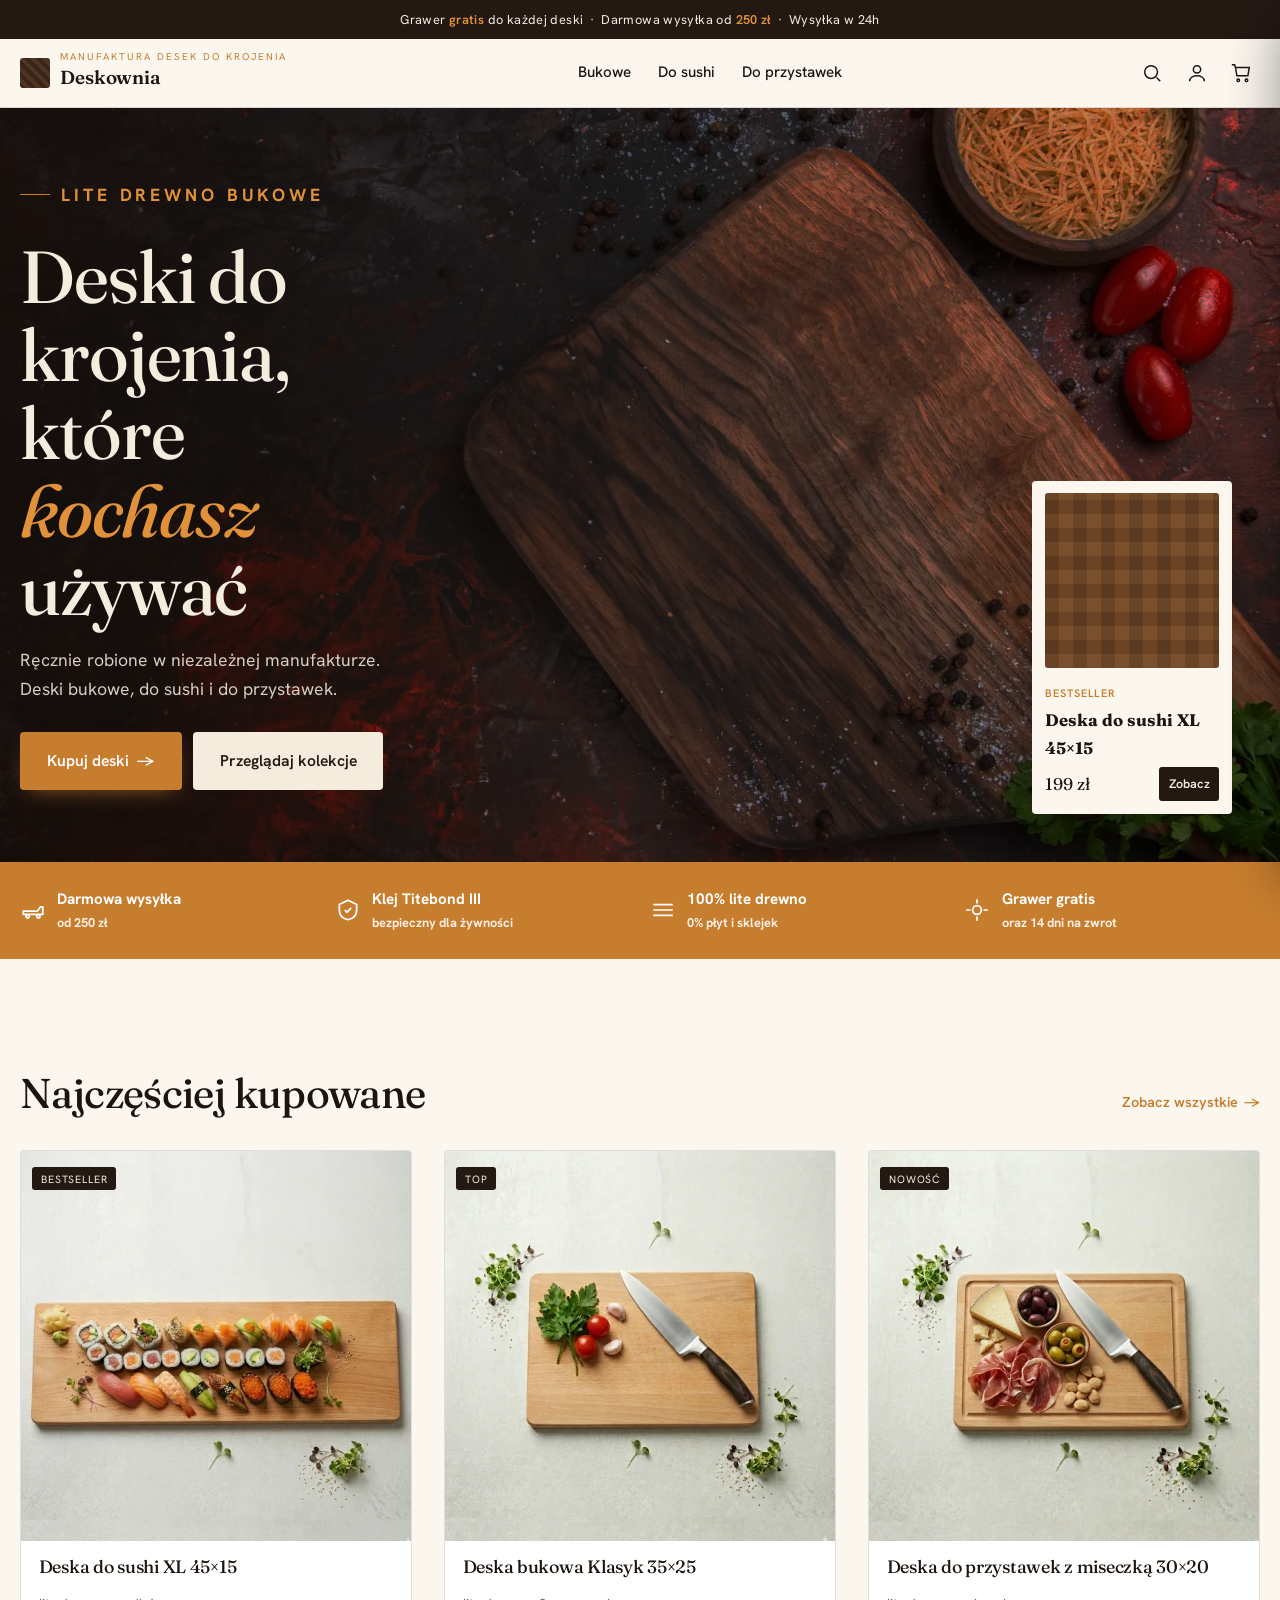
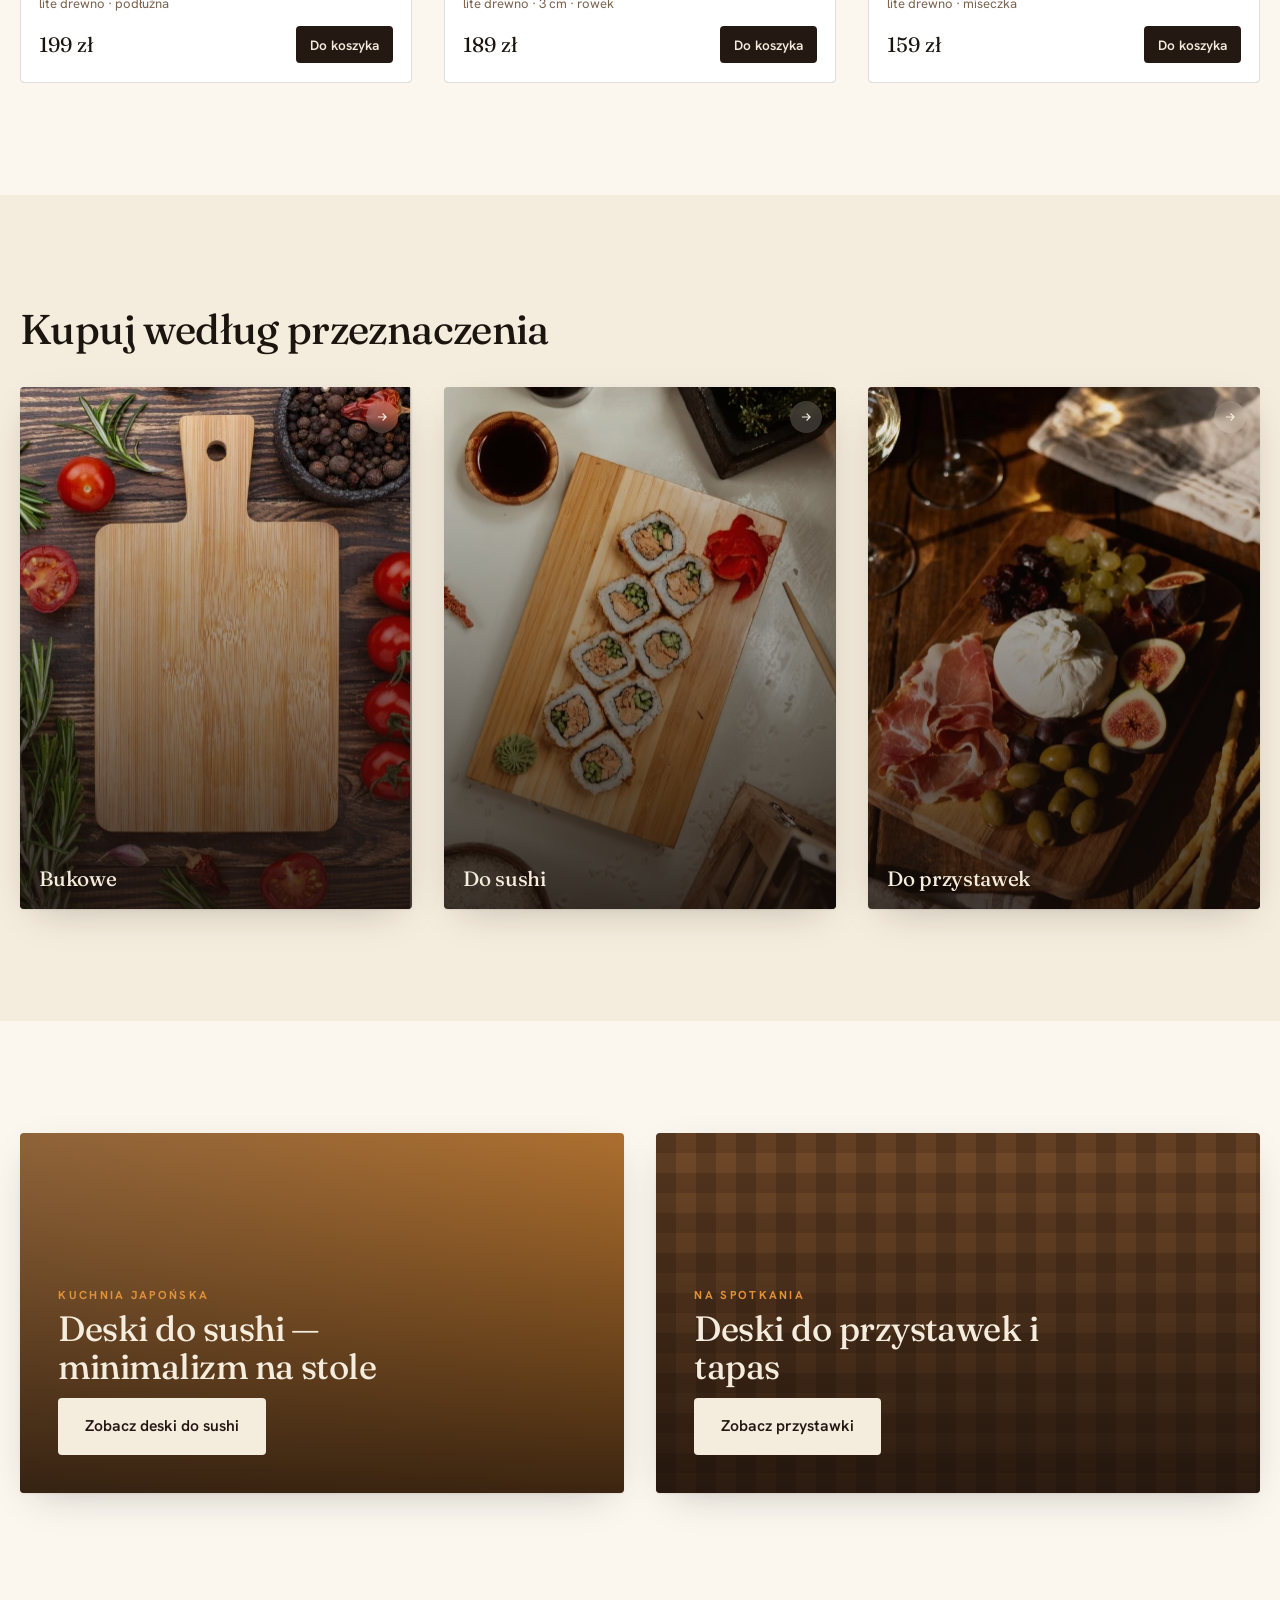
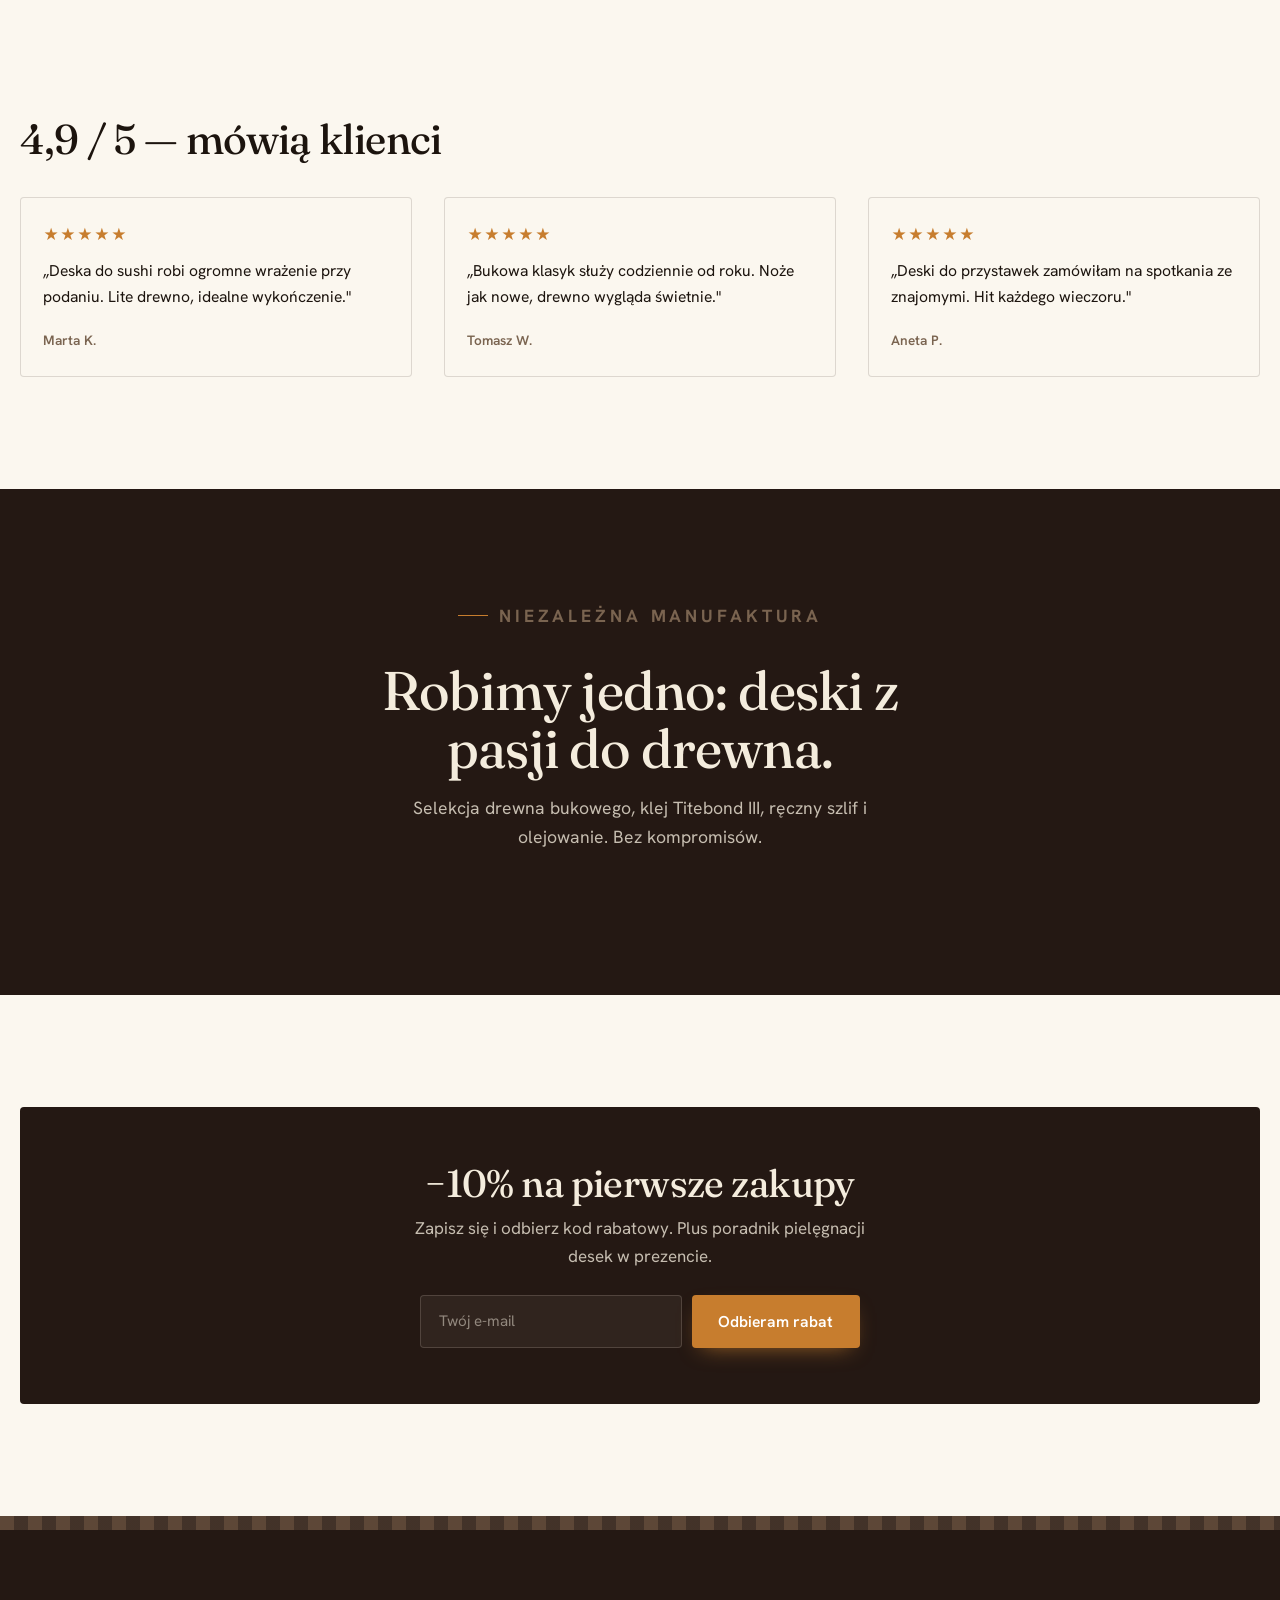
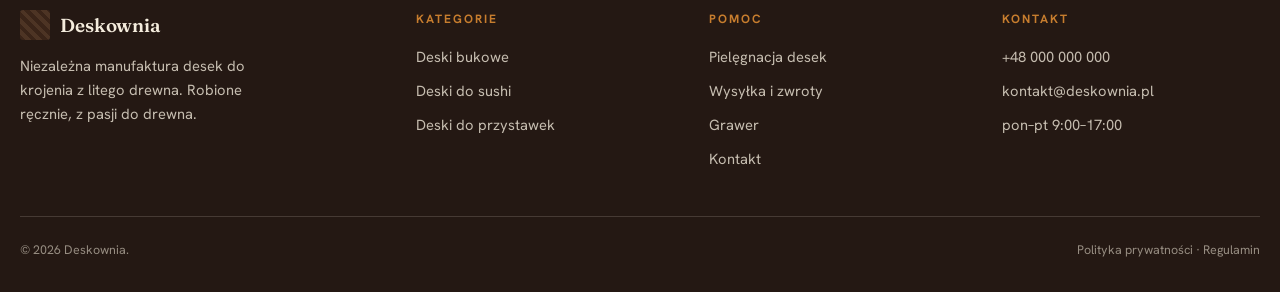
<file: index.html>
<!DOCTYPE html>
<html lang="pl">
<head>
<meta charset="UTF-8">
<meta name="viewport" content="width=device-width, initial-scale=1">
<title>Deski do krojenia z drewna — bukowe, do sushi, do przystawek | Deskownia</title>
<meta name="description" content="Ręcznie robione deski z litego drewna bukowego: do krojenia, do sushi i do przystawek. Grawer gratis. Darmowa wysyłka od 250 zł. Kupuj ▸">
<link rel="canonical" href="https://www.deskownia.pl/">
<meta property="og:title" content="Deski do krojenia z drewna — manufaktura premium">
<meta property="og:description" content="Ręcznie robione deski z litego drewna bukowego. Do krojenia, do sushi i do przystawek.">
<meta property="og:type" content="website">
<meta property="og:locale" content="pl_PL">
<meta property="og:site_name" content="Deskownia">
<link rel="preconnect" href="https://fonts.googleapis.com">
<link rel="preconnect" href="https://fonts.gstatic.com" crossorigin>
<link href="https://fonts.googleapis.com/css2?family=Fraunces:ital,opsz,wght@0,9..144,400;0,9..144,500;1,9..144,400&family=Hanken+Grotesk:wght@400;500;600;700&display=swap" rel="stylesheet">
<link rel="stylesheet" href="style.css">
<script type="application/ld+json">
{"@context":"https://schema.org","@type":"Organization","name":"Deskownia — Manufaktura Desek do Krojenia","description":"Niezależna manufaktura desek do krojenia z litego drewna bukowego.","url":"https://www.deskownia.pl/"}
</script>
</head>
<body>

<div class="announce">Grawer <b>gratis</b> do każdej deski &nbsp;·&nbsp; Darmowa wysyłka od <b>250 zł</b> &nbsp;·&nbsp; Wysyłka w 24h</div>

<header class="site-header">
  <div class="wrap nav">
    <a class="brand" href="index.html" aria-label="Strona główna">
      <span class="mark" aria-hidden="true"></span>
      <span><small>Manufaktura desek do krojenia</small><b>Deskownia</b></span>
    </a>
    <nav class="nav-links" aria-label="Główne">
      <a href="kategoria-bukowe.html">Bukowe</a>
      <a href="kategoria-sushi.html">Do sushi</a>
      <a href="kategoria-przystawki.html">Do przystawek</a>
    </nav>
    <div class="nav-actions">
      <button class="icon-btn" data-open-search aria-label="Szukaj"><svg width="22" height="22" viewBox="0 0 24 24" fill="none" stroke="currentColor" stroke-width="1.6"><circle cx="11" cy="11" r="7"/><path d="M21 21l-4-4"/></svg></button>
      <button class="icon-btn" aria-label="Konto"><svg width="22" height="22" viewBox="0 0 24 24" fill="none" stroke="currentColor" stroke-width="1.6"><circle cx="12" cy="8" r="4"/><path d="M4 21c0-4 4-6 8-6s8 2 8 6"/></svg></button>
      <button class="icon-btn cart-btn" data-open-cart aria-label="Koszyk"><svg width="22" height="22" viewBox="0 0 24 24" fill="none" stroke="currentColor" stroke-width="1.6"><path d="M6 6h15l-1.5 9h-12z"/><circle cx="9" cy="20" r="1.4"/><circle cx="18" cy="20" r="1.4"/><path d="M6 6 5 3H2"/></svg><span class="cart-count" data-cart-count style="display:none">0</span></button>
      <button class="icon-btn burger" data-burger aria-label="Menu"><svg width="24" height="24" viewBox="0 0 24 24" fill="none" stroke="currentColor" stroke-width="1.8"><path d="M3 6h18M3 12h18M3 18h18"/></svg></button>
    </div>
  </div>
</header>

<div class="mobile-menu" data-mobile-menu>
  <div class="mm-top">
    <span class="brand"><span class="mark"></span><b style="color:var(--oak)">Deskownia</b></span>
    <button class="icon-btn" data-menu-close aria-label="Zamknij"><svg width="26" height="26" viewBox="0 0 24 24" fill="none" stroke="currentColor" stroke-width="1.8"><path d="M6 6l12 12M18 6 6 18"/></svg></button>
  </div>
  <nav>
    <a href="kategoria-bukowe.html">Deski bukowe</a>
    <a href="kategoria-sushi.html">Deski do sushi</a>
    <a href="kategoria-przystawki.html">Deski do przystawek</a>
  </nav>
</div>

<div class="search-overlay" data-search-overlay>
  <div class="search-panel">
    <div class="sp-row">
      <svg width="24" height="24" viewBox="0 0 24 24" fill="none" stroke="var(--clay)" stroke-width="1.6"><circle cx="11" cy="11" r="7"/><path d="M21 21l-4-4"/></svg>
      <input type="search" placeholder="Czego szukasz? np. deska do sushi, bukowa…" aria-label="Szukaj produktów">
    </div>
    <div class="search-sug">
      <a href="kategoria-bukowe.html">deska bukowa</a>
      <a href="kategoria-sushi.html">deska do sushi</a>
      <a href="kategoria-przystawki.html">deska do przystawek</a>
      <a href="kategoria-bukowe.html">deska do chleba</a>
    </div>
  </div>
</div>

<section class="shop-hero">
  <div class="media" aria-hidden="true"></div>
  <div class="wrap">
    <div class="inner">
      <p class="eyebrow" style="color:var(--oil-hot)">Lite drewno bukowe</p>
      <h1>Deski do krojenia, które <em>kochasz</em> używać</h1>
      <p>Ręcznie robione w niezależnej manufakturze. Deski bukowe, do sushi i do przystawek.</p>
      <div class="h-cta">
        <a class="btn btn--primary" href="#bestsellery">Kupuj deski <span class="arrow">→</span></a>
        <a class="btn btn--light" href="#kolekcje">Przeglądaj kolekcje</a>
      </div>
    </div>
  </div>
  <div class="hero-pin">
    <div class="hp-img"></div>
    <small>Bestseller</small>
    <b>Deska do sushi XL 45×15</b>
    <div class="hp-foot">
      <span class="price">199 zł</span>
      <a class="add" href="produkt-deska-do-sushi-xl-45x15.html">Zobacz</a>
    </div>
  </div>
</section>

<div class="usp-bar">
  <div class="wrap">
    <div class="usp"><svg viewBox="0 0 24 24" fill="none" stroke="currentColor" stroke-width="1.6"><path d="M3 13h13l3-4h2v7H3z"/><circle cx="7" cy="18" r="1.5"/><circle cx="17" cy="18" r="1.5"/></svg><b>Darmowa wysyłka<span>od 250 zł</span></b></div>
    <div class="usp"><svg viewBox="0 0 24 24" fill="none" stroke="currentColor" stroke-width="1.6"><path d="M12 3l8 4v5c0 5-3.5 8-8 9-4.5-1-8-4-8-9V7z"/><path d="M9 12l2 2 4-4"/></svg><b>Klej Titebond III<span>bezpieczny dla żywności</span></b></div>
    <div class="usp"><svg viewBox="0 0 24 24" fill="none" stroke="currentColor" stroke-width="1.6"><path d="M3 7h18M3 12h18M3 17h18"/></svg><b>100% lite drewno<span>0% płyt i sklejek</span></b></div>
    <div class="usp"><svg viewBox="0 0 24 24" fill="none" stroke="currentColor" stroke-width="1.6"><path d="M12 2v4M12 18v4M2 12h4M18 12h4"/><circle cx="12" cy="12" r="4"/></svg><b>Grawer gratis<span>oraz 14 dni na zwrot</span></b></div>
  </div>
</div>

<section class="section section--paper" id="bestsellery">
  <div class="wrap">
    <div class="row-head" data-reveal>
      <h2>Najczęściej kupowane</h2>
      <a class="seeall" href="kategoria-bukowe.html">Zobacz wszystkie <span class="arrow">→</span></a>
    </div>
    <div class="product-grid" data-reveal>
        <article class="product">
          <a class="p-link" href="produkt-deska-do-sushi-xl-45x15.html" aria-label="Deska do sushi XL 45×15"></a>
          <div class="p-img v1"><span class="badge">Bestseller</span></div>
          <div class="p-body">
            <h3>Deska do sushi XL 45×15</h3>
            <p class="p-meta">lite drewno · podłużna</p>
            <div class="p-foot">
              <span class="price">199 zł</span>
              <button class="add" data-add data-name="Deska do sushi XL 45×15" data-price="199">Do koszyka</button>
            </div>
          </div>
        </article>
        <article class="product">
          <a class="p-link" href="produkt-deska-bukowa-klasyk-35x25.html" aria-label="Deska bukowa Klasyk 35×25"></a>
          <div class="p-img v2"><span class="badge">Top</span></div>
          <div class="p-body">
            <h3>Deska bukowa Klasyk 35×25</h3>
            <p class="p-meta">lite drewno · 3 cm · rowek</p>
            <div class="p-foot">
              <span class="price">189 zł</span>
              <button class="add" data-add data-name="Deska bukowa Klasyk 35×25" data-price="189">Do koszyka</button>
            </div>
          </div>
        </article>
        <article class="product">
          <a class="p-link" href="produkt-deska-do-przystawek-z-miseczka-30x20.html" aria-label="Deska do przystawek z miseczką 30×20"></a>
          <div class="p-img v3"><span class="badge">Nowość</span></div>
          <div class="p-body">
            <h3>Deska do przystawek z miseczką 30×20</h3>
            <p class="p-meta">lite drewno · miseczka</p>
            <div class="p-foot">
              <span class="price">159 zł</span>
              <button class="add" data-add data-name="Deska do przystawek z miseczką 30×20" data-price="159">Do koszyka</button>
            </div>
          </div>
        </article>
        <!-- <article class="product">
          <a class="p-link" href="produkt-deska-bukowa-xl-50x35.html" aria-label="Deska bukowa XL 50×35"></a>
          <div class="p-img v1"><span class="badge">Premium</span></div>
          <div class="p-body">
            <h3>Deska bukowa XL 50×35</h3>
            <p class="p-meta">lite drewno · 4 cm · rączki</p>
            <div class="p-foot">
              <span class="price">279 zł</span>
              <button class="add" data-add data-name="Deska bukowa XL 50×35" data-price="279">Do koszyka</button>
            </div>
          </div>
        </article> -->
    </div>
  </div>
</section>

<section class="section section--oak" id="kolekcje">
  <div class="wrap">
    <div class="row-head" data-reveal>
      <h2>Kupuj według przeznaczenia</h2>
    </div>
    <div class="collection-strip" data-reveal>
      <a class="col-tile cc-buk" href="kategoria-bukowe.html"><span class="ct-media cc-media"></span><span class="ct-arrow"><svg width="14" height="14" viewBox="0 0 24 24" fill="none" stroke="currentColor" stroke-width="2"><path d="M5 12h14M13 6l6 6-6 6"/></svg></span><h3>Bukowe</h3></a>
      <a class="col-tile cc-sushi" href="kategoria-sushi.html"><span class="ct-media cc-media"></span><span class="ct-arrow"><svg width="14" height="14" viewBox="0 0 24 24" fill="none" stroke="currentColor" stroke-width="2"><path d="M5 12h14M13 6l6 6-6 6"/></svg></span><h3>Do sushi</h3></a>
      <a class="col-tile cc-przy" href="kategoria-przystawki.html"><span class="ct-media cc-media"></span><span class="ct-arrow"><svg width="14" height="14" viewBox="0 0 24 24" fill="none" stroke="currentColor" stroke-width="2"><path d="M5 12h14M13 6l6 6-6 6"/></svg></span><h3>Do przystawek</h3></a>
    </div>
  </div>
</section>

<section class="section section--paper">
  <div class="wrap">
    <div class="edit-grid" data-reveal>
      <a class="edit-card e1" href="kategoria-sushi.html">
        <span class="ec-media" aria-hidden="true"></span>
        <small>Kuchnia japońska</small>
        <h3>Deski do sushi — minimalizm na stole</h3>
        <span class="btn btn--light" style="align-self:flex-start">Zobacz deski do sushi</span>
      </a>
      <a class="edit-card e2" href="kategoria-przystawki.html">
        <span class="ec-media" aria-hidden="true"></span>
        <small>Na spotkania</small>
        <h3>Deski do przystawek i tapas</h3>
        <span class="btn btn--light" style="align-self:flex-start">Zobacz przystawki</span>
      </a>
    </div>
  </div>
</section>

<section class="section section--paper">
  <div class="wrap">
    <div class="row-head" data-reveal>
      <h2>4,9 / 5 — mówią klienci</h2>
    </div>
    <div class="reviews" data-reveal>
      <div class="review"><div class="stars">★★★★★</div><p>„Deska do sushi robi ogromne wrażenie przy podaniu. Lite drewno, idealne wykończenie."</p><span class="who">Marta K.</span></div>
      <div class="review"><div class="stars">★★★★★</div><p>„Bukowa klasyk służy codziennie od roku. Noże jak nowe, drewno wygląda świetnie."</p><span class="who">Tomasz W.</span></div>
      <div class="review"><div class="stars">★★★★★</div><p>„Deski do przystawek zamówiłam na spotkania ze znajomymi. Hit każdego wieczoru."</p><span class="who">Aneta P.</span></div>
    </div>
  </div>
</section>

<section class="section section--dark">
  <div class="wrap cta-final" data-reveal>
    <p class="eyebrow" style="justify-content:center">Niezależna manufaktura</p>
    <h2 style="color:var(--oak)">Robimy jedno: deski z pasji do drewna.</h2>
    <p style="color:rgba(244,236,221,.78)">Selekcja drewna bukowego, klej Titebond III, ręczny szlif i olejowanie. Bez kompromisów.</p>
  </div>
</section>

<section class="section section--paper">
  <div class="wrap" data-reveal>
    <div class="newsletter">
      <h2>−10% na pierwsze zakupy</h2>
      <p>Zapisz się i odbierz kod rabatowy. Plus poradnik pielęgnacji desek w prezencie.</p>
      <div class="nl-form">
        <input type="email" placeholder="Twój e-mail" aria-label="E-mail">
        <button class="btn btn--primary" type="button">Odbieram rabat</button>
      </div>
    </div>
  </div>
</section>

<div class="endgrain-band" aria-hidden="true"></div>

<footer class="site-footer">
  <div class="wrap foot-grid">
    <div class="foot-brand">
      <span class="brand"><span class="mark"></span><b style="color:var(--oak)">Deskownia</b></span>
      <p>Niezależna manufaktura desek do krojenia z litego drewna. Robione ręcznie, z pasji do drewna.</p>
    </div>
    <div><h4>Kategorie</h4><ul>
      <li><a href="kategoria-bukowe.html">Deski bukowe</a></li>
      <li><a href="kategoria-sushi.html">Deski do sushi</a></li>
      <li><a href="kategoria-przystawki.html">Deski do przystawek</a></li>
    </ul></div>
    <div><h4>Pomoc</h4><ul>
      <li><a href="#">Pielęgnacja desek</a></li><li><a href="#">Wysyłka i zwroty</a></li>
      <li><a href="#">Grawer</a></li><li><a href="#">Kontakt</a></li>
    </ul></div>
    <div><h4>Kontakt</h4><ul>
      <li><a href="tel:+48000000000">+48 000 000 000</a></li>
      <li><a href="mailto:kontakt@deskownia.pl">kontakt@deskownia.pl</a></li>
      <li>pon–pt 9:00–17:00</li>
    </ul></div>
  </div>
  <div class="wrap foot-bottom"><span>© 2026 Deskownia.</span><span>Polityka prywatności · Regulamin</span></div>
</footer>

<div class="drawer-overlay" data-overlay></div>
<aside class="cart-drawer" data-cart-drawer aria-label="Koszyk">
  <header><h3>Twój koszyk</h3>
    <button class="icon-btn" data-close-cart aria-label="Zamknij"><svg width="24" height="24" viewBox="0 0 24 24" fill="none" stroke="currentColor" stroke-width="1.8"><path d="M6 6l12 12M18 6 6 18"/></svg></button>
  </header>
  <div class="cart-free" data-cart-free>Darmowa wysyłka od 250 zł</div>
  <div class="cart-items" data-cart-items></div>
  <div class="cart-foot">
    <div class="row"><span>Razem</span><b data-cart-total>0 zł</b></div>
    <a class="btn btn--primary" href="#">Przejdź do kasy <span class="arrow">→</span></a>
    <div class="cart-pay"><span class="pay-chip">BLIK</span><span class="pay-chip">Apple&nbsp;Pay</span><span class="pay-chip">Google&nbsp;Pay</span><span class="pay-chip">Przelewy24</span></div>
  </div>
</aside>

<script src="script.js"></script>
</body>
</html>
</file>
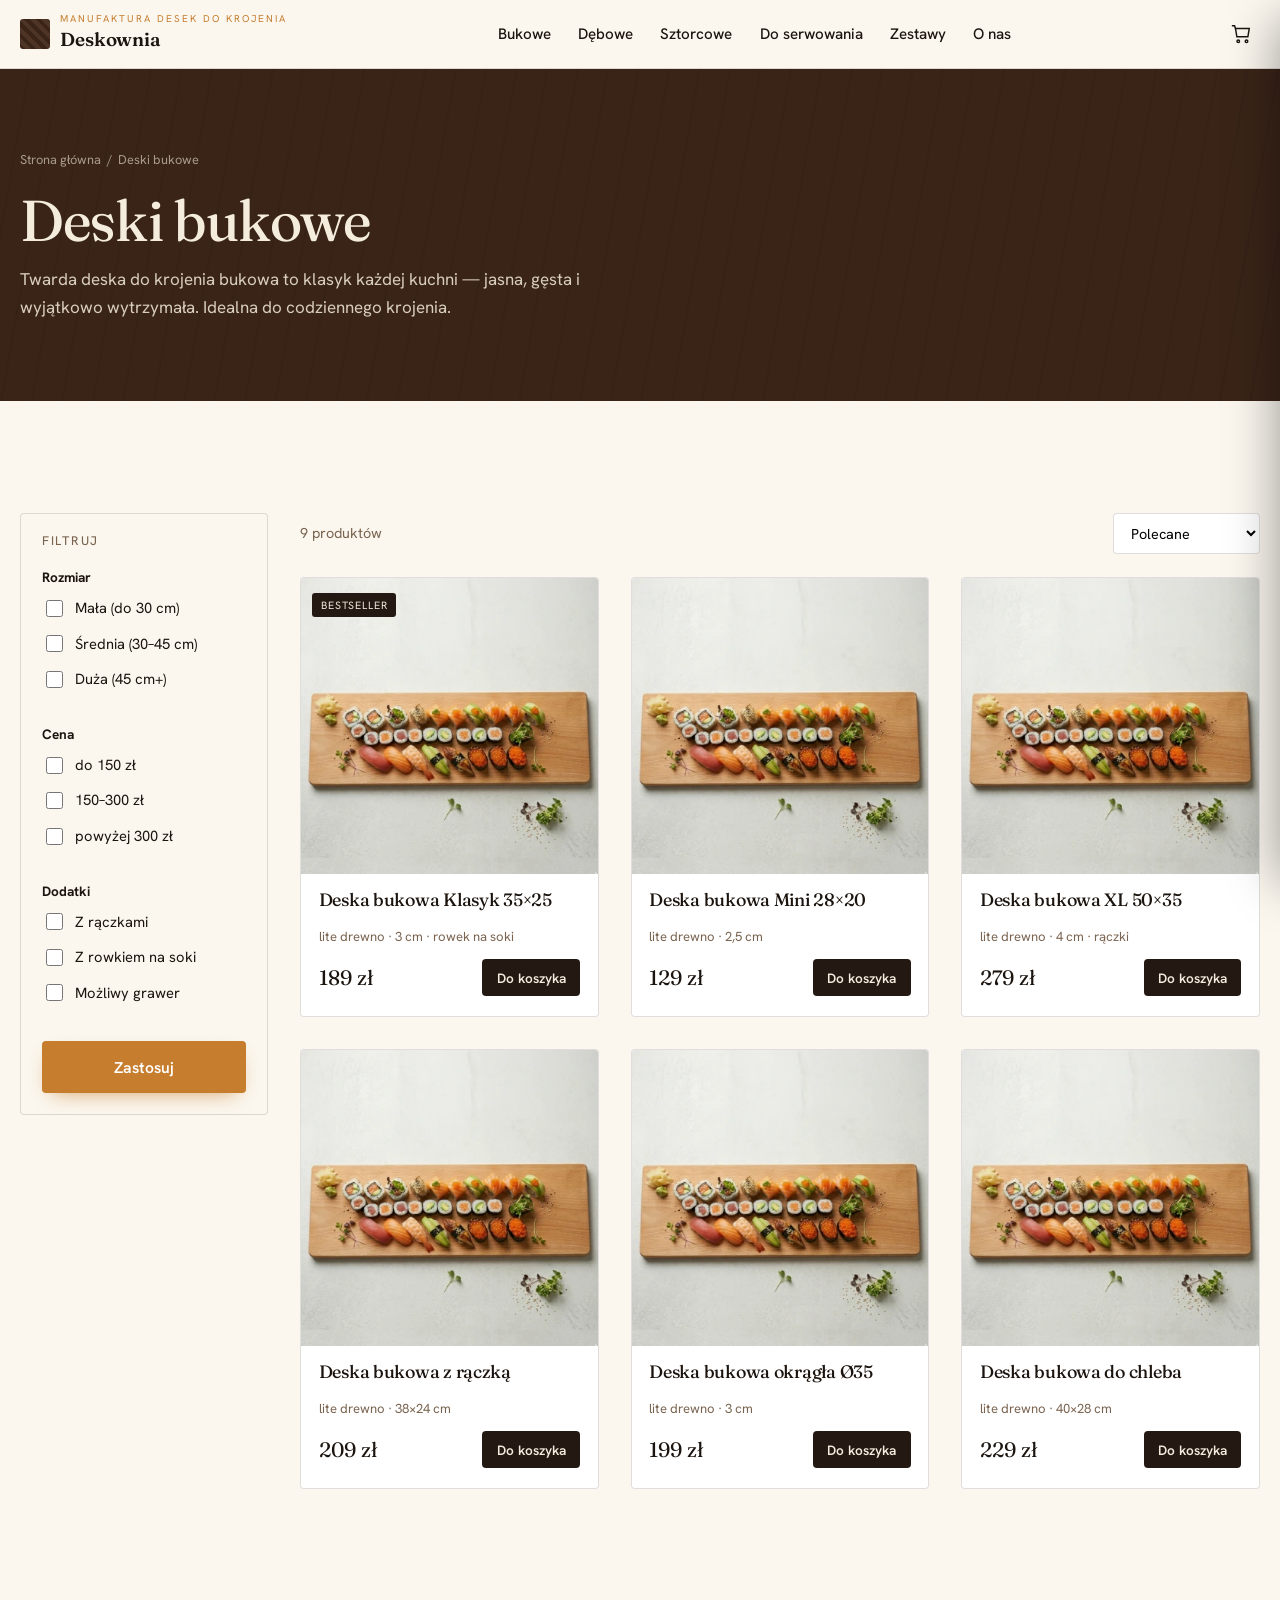
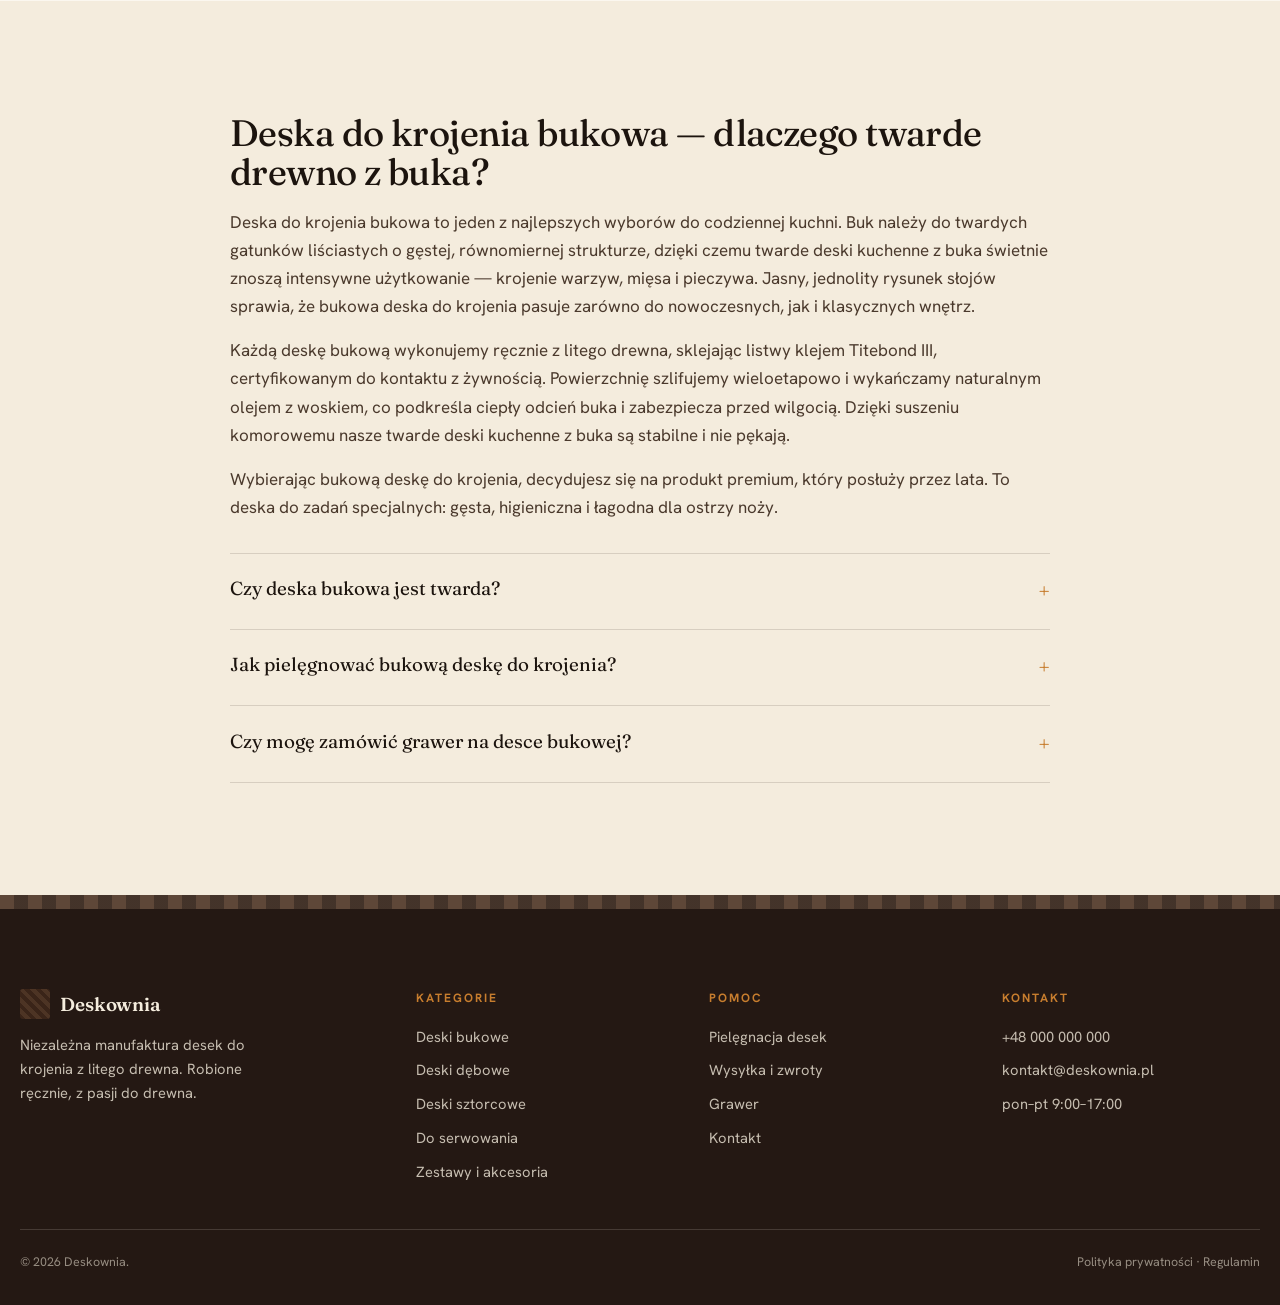
<file: kategoria-bukowe.html>
<!DOCTYPE html>
<html lang="pl">
<head>
<meta charset="UTF-8">
<meta name="viewport" content="width=device-width, initial-scale=1">
<title>Deska do krojenia bukowa — twarde deski z buka | Deskownia</title>
<meta name="description" content="Deska do krojenia bukowa z litego drewna. Twarde deski kuchenne z buka, klej Titebond III, ręczne wykończenie. Darmowa wysyłka od 250 zł. Sprawdź ▸">
<link rel="canonical" href="https://www.deskownia.pl/kategoria-bukowe.html">
<meta property="og:title" content="Deski do krojenia z buka — twarde i ponadczasowe">
<meta property="og:type" content="product.group">
<meta property="og:locale" content="pl_PL">
<link rel="preconnect" href="https://fonts.googleapis.com">
<link rel="preconnect" href="https://fonts.gstatic.com" crossorigin>
<link href="https://fonts.googleapis.com/css2?family=Fraunces:ital,opsz,wght@0,9..144,400;0,9..144,500;1,9..144,400&family=Hanken+Grotesk:wght@400;500;600;700&display=swap" rel="stylesheet">
<link rel="stylesheet" href="style.css">
<script type="application/ld+json">
{"@context":"https://schema.org","@type":"BreadcrumbList","itemListElement":[
{"@type":"ListItem","position":1,"name":"Strona główna","item":"https://www.deskownia.pl/"},
{"@type":"ListItem","position":2,"name":"Deski bukowe","item":"https://www.deskownia.pl/kategoria-bukowe.html"}]}
</script>
</head>
<body>

<header class="site-header">
  <div class="wrap nav">
    <a class="brand" href="index.html" aria-label="Strona główna">
      <span class="mark" aria-hidden="true"></span>
      <span><small>Manufaktura desek do krojenia</small><b>Deskownia</b></span>
    </a>
    <nav class="nav-links" aria-label="Główne">
      <a href="kategoria-bukowe.html">Bukowe</a>
      <a href="kategoria-debowe.html">Dębowe</a>
      <a href="kategoria-sztorcowe.html">Sztorcowe</a>
      <a href="kategoria-serwowanie.html">Do serwowania</a>
      <a href="kategoria-zestawy.html">Zestawy</a>
      <a href="index.html#historia">O nas</a>
    </nav>
    <div class="nav-actions">
      <button class="icon-btn cart-btn" data-open-cart aria-label="Koszyk">
        <svg width="22" height="22" viewBox="0 0 24 24" fill="none" stroke="currentColor" stroke-width="1.6"><path d="M6 6h15l-1.5 9h-12z"/><circle cx="9" cy="20" r="1.4"/><circle cx="18" cy="20" r="1.4"/><path d="M6 6 5 3H2"/></svg>
        <span class="cart-count" data-cart-count style="display:none">0</span>
      </button>
      <button class="icon-btn burger" data-burger aria-label="Menu">
        <svg width="24" height="24" viewBox="0 0 24 24" fill="none" stroke="currentColor" stroke-width="1.8"><path d="M3 6h18M3 12h18M3 18h18"/></svg>
      </button>
    </div>
  </div>
</header>

<div class="mobile-menu" data-mobile-menu>
  <div class="mm-top">
    <span class="brand"><span class="mark"></span><b style="color:var(--oak)">Deskownia</b></span>
    <button class="icon-btn" data-menu-close aria-label="Zamknij"><svg width="26" height="26" viewBox="0 0 24 24" fill="none" stroke="currentColor" stroke-width="1.8"><path d="M6 6l12 12M18 6 6 18"/></svg></button>
  </div>
  <nav>
    <a href="kategoria-bukowe.html">Deski bukowe</a>
    <a href="kategoria-debowe.html">Deski dębowe</a>
    <a href="kategoria-sztorcowe.html">Deski sztorcowe</a>
    <a href="kategoria-serwowanie.html">Do serwowania</a>
    <a href="kategoria-zestawy.html">Zestawy prezentowe</a>
    <a href="index.html#historia">Nasza historia</a>
  </nav>
</div>

<section class="cat-hero">
  <div class="wrap">
    <div class="crumbs"><a href="index.html">Strona główna</a> &nbsp;/&nbsp; Deski bukowe</div>
    <h1>Deski bukowe</h1>
    <p>Twarda deska do krojenia bukowa to klasyk każdej kuchni — jasna, gęsta i wyjątkowo wytrzymała. Idealna do codziennego krojenia.</p>
  </div>
</section>

<section class="section section--paper">
  <div class="wrap shop-layout">
    <button class="btn btn--ghost filter-toggle" data-filter-toggle>Filtry i sortowanie</button>
    <aside class="filters" data-filters>
      <h3>Filtruj</h3>
      <div class="filter-group">
        <strong style="font-size:.85rem">Rozmiar</strong>
        <label><input type="checkbox"> Mała (do 30 cm)</label>
        <label><input type="checkbox"> Średnia (30–45 cm)</label>
        <label><input type="checkbox"> Duża (45 cm+)</label>
      </div>
      <div class="filter-group">
        <strong style="font-size:.85rem">Cena</strong>
        <label><input type="checkbox"> do 150 zł</label>
        <label><input type="checkbox"> 150–300 zł</label>
        <label><input type="checkbox"> powyżej 300 zł</label>
      </div>
      <div class="filter-group">
        <strong style="font-size:.85rem">Dodatki</strong>
        <label><input type="checkbox"> Z rączkami</label>
        <label><input type="checkbox"> Z rowkiem na soki</label>
        <label><input type="checkbox"> Możliwy grawer</label>
      </div>
      <button class="btn btn--primary">Zastosuj</button>
    </aside>

    <div>
      <div class="toolbar">
        <span class="count">9 produktów</span>
        <select aria-label="Sortuj">
          <option>Polecane</option><option>Cena: rosnąco</option>
          <option>Cena: malejąco</option><option>Najnowsze</option>
        </select>
      </div>
      <div class="product-grid">
        <article class="product">
          <div class="p-img v1"><span class="badge">Bestseller</span></div>
          <div class="p-body">
            <h3>Deska bukowa Klasyk 35×25</h3>
            <p class="p-meta">lite drewno · 3 cm · rowek na soki</p>
            <div class="p-foot">
              <span class="price">189 zł</span>
              <button class="add" data-add data-name="Deska bukowa Klasyk 35×25" data-price="189">Do koszyka</button>
            </div>
          </div>
        </article>
        <article class="product">
          <div class="p-img v1"></div>
          <div class="p-body">
            <h3>Deska bukowa Mini 28×20</h3>
            <p class="p-meta">lite drewno · 2,5 cm</p>
            <div class="p-foot">
              <span class="price">129 zł</span>
              <button class="add" data-add data-name="Deska bukowa Mini 28×20" data-price="129">Do koszyka</button>
            </div>
          </div>
        </article>
        <article class="product">
          <div class="p-img v1"></div>
          <div class="p-body">
            <h3>Deska bukowa XL 50×35</h3>
            <p class="p-meta">lite drewno · 4 cm · rączki</p>
            <div class="p-foot">
              <span class="price">279 zł</span>
              <button class="add" data-add data-name="Deska bukowa XL 50×35" data-price="279">Do koszyka</button>
            </div>
          </div>
        </article>
        <article class="product">
          <div class="p-img v1"></div>
          <div class="p-body">
            <h3>Deska bukowa z rączką</h3>
            <p class="p-meta">lite drewno · 38×24 cm</p>
            <div class="p-foot">
              <span class="price">209 zł</span>
              <button class="add" data-add data-name="Deska bukowa z rączką" data-price="209">Do koszyka</button>
            </div>
          </div>
        </article>
        <article class="product">
          <div class="p-img v1"></div>
          <div class="p-body">
            <h3>Deska bukowa okrągła Ø35</h3>
            <p class="p-meta">lite drewno · 3 cm</p>
            <div class="p-foot">
              <span class="price">199 zł</span>
              <button class="add" data-add data-name="Deska bukowa okrągła Ø35" data-price="199">Do koszyka</button>
            </div>
          </div>
        </article>
        <article class="product">
          <div class="p-img v1"></div>
          <div class="p-body">
            <h3>Deska bukowa do chleba</h3>
            <p class="p-meta">lite drewno · 40×28 cm</p>
            <div class="p-foot">
              <span class="price">229 zł</span>
              <button class="add" data-add data-name="Deska bukowa do chleba" data-price="229">Do koszyka</button>
            </div>
          </div>
        </article>
      </div>
    </div>
  </div>
</section>

<section class="section seo-block">
  <div class="wrap" data-reveal>
    <h2>Deska do krojenia bukowa — dlaczego twarde drewno z buka?</h2>
        <p>Deska do krojenia bukowa to jeden z najlepszych wyborów do codziennej kuchni. Buk należy do twardych gatunków liściastych o gęstej, równomiernej strukturze, dzięki czemu twarde deski kuchenne z buka świetnie znoszą intensywne użytkowanie — krojenie warzyw, mięsa i pieczywa. Jasny, jednolity rysunek słojów sprawia, że bukowa deska do krojenia pasuje zarówno do nowoczesnych, jak i klasycznych wnętrz.</p>
    <p>Każdą deskę bukową wykonujemy ręcznie z litego drewna, sklejając listwy klejem Titebond III, certyfikowanym do kontaktu z żywnością. Powierzchnię szlifujemy wieloetapowo i wykańczamy naturalnym olejem z woskiem, co podkreśla ciepły odcień buka i zabezpiecza przed wilgocią. Dzięki suszeniu komorowemu nasze twarde deski kuchenne z buka są stabilne i nie pękają.</p>
    <p>Wybierając bukową deskę do krojenia, decydujesz się na produkt premium, który posłuży przez lata. To deska do zadań specjalnych: gęsta, higieniczna i łagodna dla ostrzy noży.</p>
    <div class="faq">
      <details><summary>Czy deska bukowa jest twarda?</summary><p>Tak. Buk to jeden z twardszych krajowych gatunków liściastych, dlatego twarde deski kuchenne z buka są bardzo odporne na zarysowania i intensywne krojenie.</p></details>
      <details><summary>Jak pielęgnować bukową deskę do krojenia?</summary><p>Myj ręcznie ciepłą wodą, nie wkładaj do zmywarki i regularnie olejuj naszym olejem z woskiem co 4–6 tygodni.</p></details>
      <details><summary>Czy mogę zamówić grawer na desce bukowej?</summary><p>Tak, grawer dodajemy gratis. Jasne drewno buka pięknie eksponuje grawerowane napisy i logo.</p></details>
    </div>
  </div>
</section>

<div class="endgrain-band" aria-hidden="true"></div>

<footer class="site-footer">
  <div class="wrap foot-grid">
    <div class="foot-brand">
      <span class="brand"><span class="mark"></span><b style="color:var(--oak)">Deskownia</b></span>
      <p>Niezależna manufaktura desek do krojenia z litego drewna. Robione ręcznie, z pasji do drewna.</p>
    </div>
    <div><h4>Kategorie</h4><ul>
      <li><a href="kategoria-bukowe.html">Deski bukowe</a></li>
      <li><a href="kategoria-debowe.html">Deski dębowe</a></li>
      <li><a href="kategoria-sztorcowe.html">Deski sztorcowe</a></li>
      <li><a href="kategoria-serwowanie.html">Do serwowania</a></li>
      <li><a href="kategoria-zestawy.html">Zestawy i akcesoria</a></li>
    </ul></div>
    <div><h4>Pomoc</h4><ul>
      <li><a href="#">Pielęgnacja desek</a></li><li><a href="#">Wysyłka i zwroty</a></li>
      <li><a href="#">Grawer</a></li><li><a href="#">Kontakt</a></li>
    </ul></div>
    <div><h4>Kontakt</h4><ul>
      <li><a href="tel:+48000000000">+48 000 000 000</a></li>
      <li><a href="mailto:kontakt@deskownia.pl">kontakt@deskownia.pl</a></li>
      <li>pon–pt 9:00–17:00</li>
    </ul></div>
  </div>
  <div class="wrap foot-bottom">
    <span>© 2026 Deskownia.</span><span>Polityka prywatności · Regulamin</span>
  </div>
</footer>

<div class="drawer-overlay" data-overlay></div>
<aside class="cart-drawer" data-cart-drawer aria-label="Koszyk">
  <header><h3>Twój koszyk</h3>
    <button class="icon-btn" data-close-cart aria-label="Zamknij"><svg width="24" height="24" viewBox="0 0 24 24" fill="none" stroke="currentColor" stroke-width="1.8"><path d="M6 6l12 12M18 6 6 18"/></svg></button>
  </header>
  <div class="cart-free" data-cart-free>Darmowa wysyłka od 250 zł</div>
  <div class="cart-items" data-cart-items></div>
  <div class="cart-foot">
    <div class="row"><span>Razem</span><b data-cart-total>0 zł</b></div>
    <a class="btn btn--primary" href="#">Przejdź do kasy <span class="arrow">→</span></a>
    <div class="cart-pay"><span class="pay-chip">BLIK</span><span class="pay-chip">Apple&nbsp;Pay</span><span class="pay-chip">Google&nbsp;Pay</span><span class="pay-chip">Przelewy24</span></div>
  </div>
</aside>

<script src="script.js"></script>
</body>
</html>
</file>
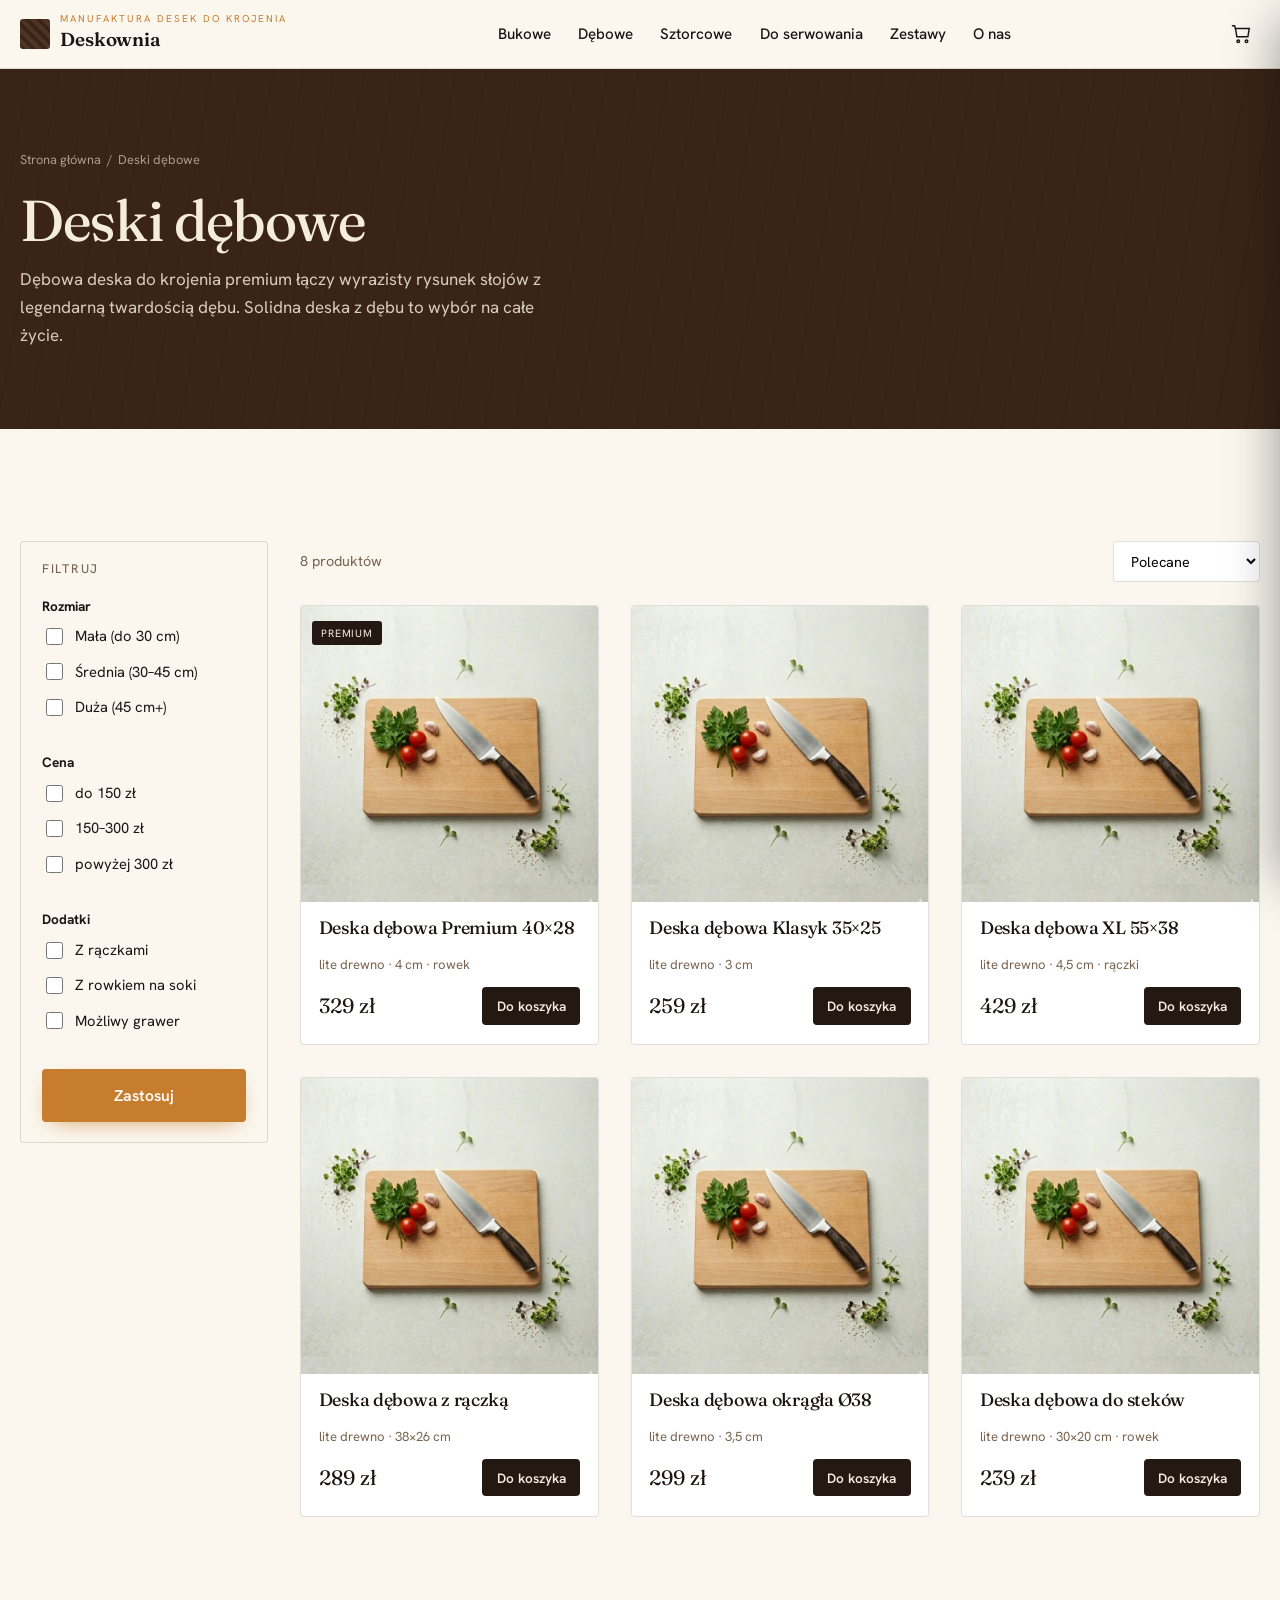
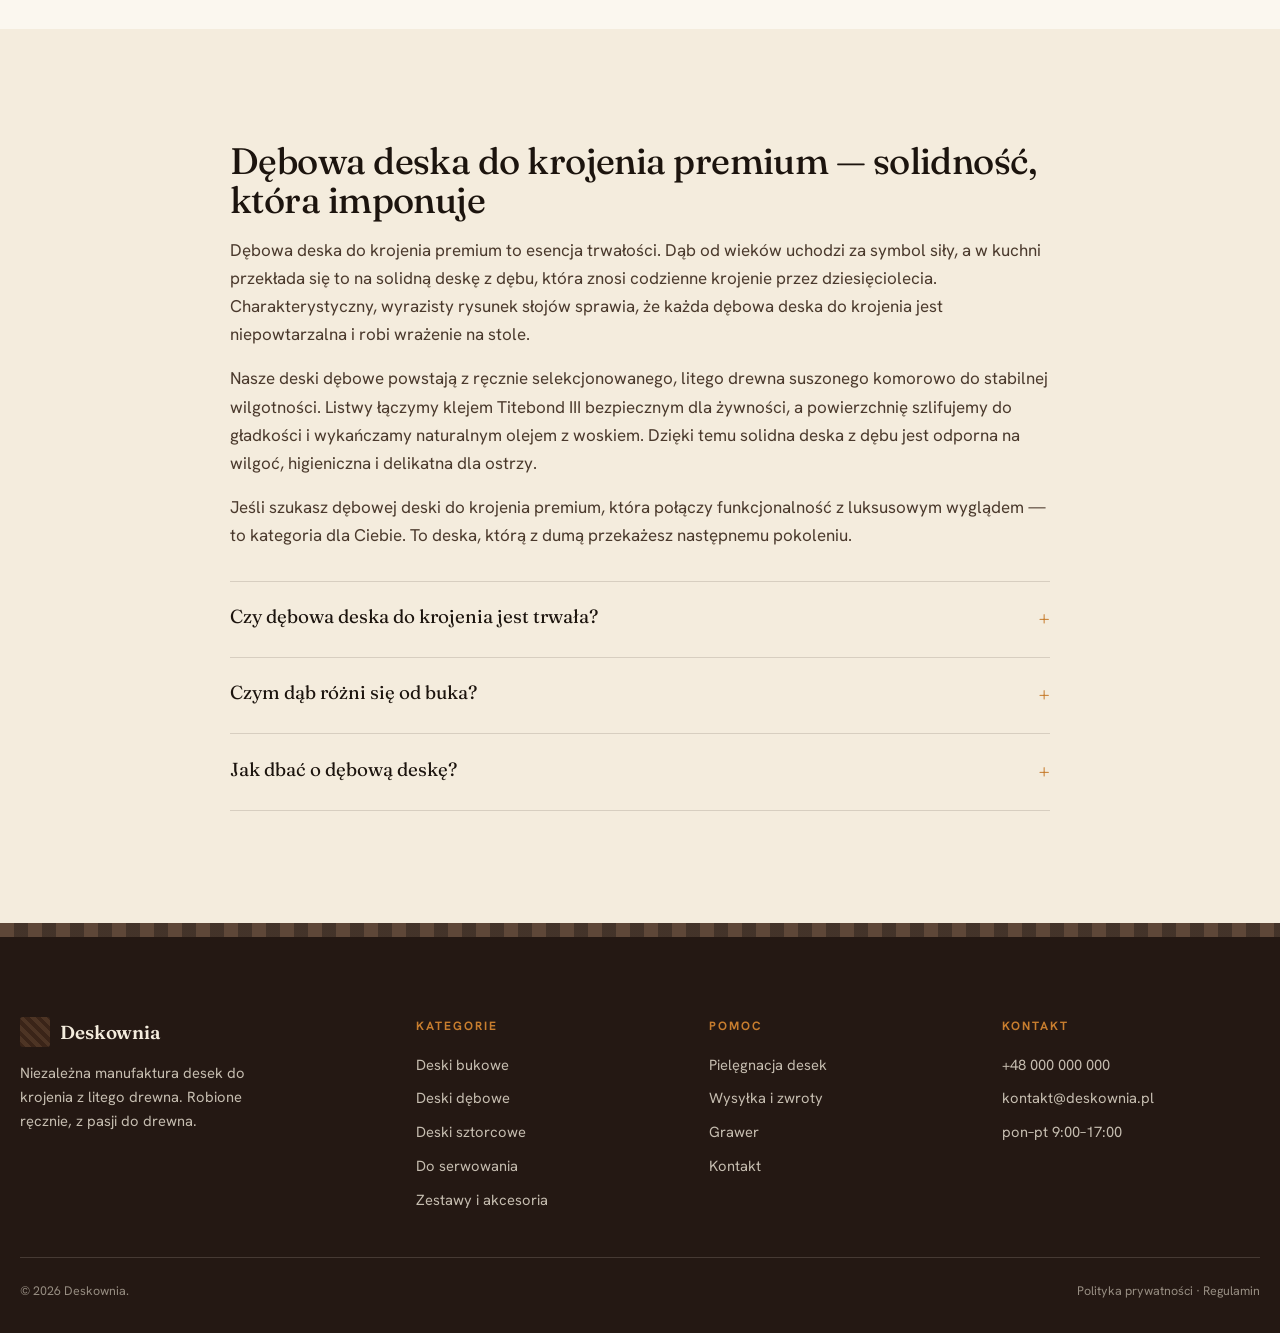
<file: kategoria-debowe.html>
<!DOCTYPE html>
<html lang="pl">
<head>
<meta charset="UTF-8">
<meta name="viewport" content="width=device-width, initial-scale=1">
<title>Dębowa deska do krojenia premium — solidna deska z dębu | Deskownia</title>
<meta name="description" content="Dębowa deska do krojenia premium z litego drewna. Solidna deska z dębu o pięknych słojach, klej Titebond III. Darmowa wysyłka od 250 zł. Zamów ▸">
<link rel="canonical" href="https://www.deskownia.pl/kategoria-debowe.html">
<meta property="og:title" content="Dębowe deski do krojenia premium — solidność na pokolenia">
<meta property="og:type" content="product.group">
<meta property="og:locale" content="pl_PL">
<link rel="preconnect" href="https://fonts.googleapis.com">
<link rel="preconnect" href="https://fonts.gstatic.com" crossorigin>
<link href="https://fonts.googleapis.com/css2?family=Fraunces:ital,opsz,wght@0,9..144,400;0,9..144,500;1,9..144,400&family=Hanken+Grotesk:wght@400;500;600;700&display=swap" rel="stylesheet">
<link rel="stylesheet" href="style.css">
<script type="application/ld+json">
{"@context":"https://schema.org","@type":"BreadcrumbList","itemListElement":[
{"@type":"ListItem","position":1,"name":"Strona główna","item":"https://www.deskownia.pl/"},
{"@type":"ListItem","position":2,"name":"Deski dębowe","item":"https://www.deskownia.pl/kategoria-debowe.html"}]}
</script>
</head>
<body>

<header class="site-header">
  <div class="wrap nav">
    <a class="brand" href="index.html" aria-label="Strona główna">
      <span class="mark" aria-hidden="true"></span>
      <span><small>Manufaktura desek do krojenia</small><b>Deskownia</b></span>
    </a>
    <nav class="nav-links" aria-label="Główne">
      <a href="kategoria-bukowe.html">Bukowe</a>
      <a href="kategoria-debowe.html">Dębowe</a>
      <a href="kategoria-sztorcowe.html">Sztorcowe</a>
      <a href="kategoria-serwowanie.html">Do serwowania</a>
      <a href="kategoria-zestawy.html">Zestawy</a>
      <a href="index.html#historia">O nas</a>
    </nav>
    <div class="nav-actions">
      <button class="icon-btn cart-btn" data-open-cart aria-label="Koszyk">
        <svg width="22" height="22" viewBox="0 0 24 24" fill="none" stroke="currentColor" stroke-width="1.6"><path d="M6 6h15l-1.5 9h-12z"/><circle cx="9" cy="20" r="1.4"/><circle cx="18" cy="20" r="1.4"/><path d="M6 6 5 3H2"/></svg>
        <span class="cart-count" data-cart-count style="display:none">0</span>
      </button>
      <button class="icon-btn burger" data-burger aria-label="Menu">
        <svg width="24" height="24" viewBox="0 0 24 24" fill="none" stroke="currentColor" stroke-width="1.8"><path d="M3 6h18M3 12h18M3 18h18"/></svg>
      </button>
    </div>
  </div>
</header>

<div class="mobile-menu" data-mobile-menu>
  <div class="mm-top">
    <span class="brand"><span class="mark"></span><b style="color:var(--oak)">Deskownia</b></span>
    <button class="icon-btn" data-menu-close aria-label="Zamknij"><svg width="26" height="26" viewBox="0 0 24 24" fill="none" stroke="currentColor" stroke-width="1.8"><path d="M6 6l12 12M18 6 6 18"/></svg></button>
  </div>
  <nav>
    <a href="kategoria-bukowe.html">Deski bukowe</a>
    <a href="kategoria-debowe.html">Deski dębowe</a>
    <a href="kategoria-sztorcowe.html">Deski sztorcowe</a>
    <a href="kategoria-serwowanie.html">Do serwowania</a>
    <a href="kategoria-zestawy.html">Zestawy prezentowe</a>
    <a href="index.html#historia">Nasza historia</a>
  </nav>
</div>

<section class="cat-hero">
  <div class="wrap">
    <div class="crumbs"><a href="index.html">Strona główna</a> &nbsp;/&nbsp; Deski dębowe</div>
    <h1>Deski dębowe</h1>
    <p>Dębowa deska do krojenia premium łączy wyrazisty rysunek słojów z legendarną twardością dębu. Solidna deska z dębu to wybór na całe życie.</p>
  </div>
</section>

<section class="section section--paper">
  <div class="wrap shop-layout">
    <button class="btn btn--ghost filter-toggle" data-filter-toggle>Filtry i sortowanie</button>
    <aside class="filters" data-filters>
      <h3>Filtruj</h3>
      <div class="filter-group">
        <strong style="font-size:.85rem">Rozmiar</strong>
        <label><input type="checkbox"> Mała (do 30 cm)</label>
        <label><input type="checkbox"> Średnia (30–45 cm)</label>
        <label><input type="checkbox"> Duża (45 cm+)</label>
      </div>
      <div class="filter-group">
        <strong style="font-size:.85rem">Cena</strong>
        <label><input type="checkbox"> do 150 zł</label>
        <label><input type="checkbox"> 150–300 zł</label>
        <label><input type="checkbox"> powyżej 300 zł</label>
      </div>
      <div class="filter-group">
        <strong style="font-size:.85rem">Dodatki</strong>
        <label><input type="checkbox"> Z rączkami</label>
        <label><input type="checkbox"> Z rowkiem na soki</label>
        <label><input type="checkbox"> Możliwy grawer</label>
      </div>
      <button class="btn btn--primary">Zastosuj</button>
    </aside>

    <div>
      <div class="toolbar">
        <span class="count">8 produktów</span>
        <select aria-label="Sortuj">
          <option>Polecane</option><option>Cena: rosnąco</option>
          <option>Cena: malejąco</option><option>Najnowsze</option>
        </select>
      </div>
      <div class="product-grid">
        <article class="product">
          <div class="p-img v2"><span class="badge">Premium</span></div>
          <div class="p-body">
            <h3>Deska dębowa Premium 40×28</h3>
            <p class="p-meta">lite drewno · 4 cm · rowek</p>
            <div class="p-foot">
              <span class="price">329 zł</span>
              <button class="add" data-add data-name="Deska dębowa Premium 40×28" data-price="329">Do koszyka</button>
            </div>
          </div>
        </article>
        <article class="product">
          <div class="p-img v2"></div>
          <div class="p-body">
            <h3>Deska dębowa Klasyk 35×25</h3>
            <p class="p-meta">lite drewno · 3 cm</p>
            <div class="p-foot">
              <span class="price">259 zł</span>
              <button class="add" data-add data-name="Deska dębowa Klasyk 35×25" data-price="259">Do koszyka</button>
            </div>
          </div>
        </article>
        <article class="product">
          <div class="p-img v2"></div>
          <div class="p-body">
            <h3>Deska dębowa XL 55×38</h3>
            <p class="p-meta">lite drewno · 4,5 cm · rączki</p>
            <div class="p-foot">
              <span class="price">429 zł</span>
              <button class="add" data-add data-name="Deska dębowa XL 55×38" data-price="429">Do koszyka</button>
            </div>
          </div>
        </article>
        <article class="product">
          <div class="p-img v2"></div>
          <div class="p-body">
            <h3>Deska dębowa z rączką</h3>
            <p class="p-meta">lite drewno · 38×26 cm</p>
            <div class="p-foot">
              <span class="price">289 zł</span>
              <button class="add" data-add data-name="Deska dębowa z rączką" data-price="289">Do koszyka</button>
            </div>
          </div>
        </article>
        <article class="product">
          <div class="p-img v2"></div>
          <div class="p-body">
            <h3>Deska dębowa okrągła Ø38</h3>
            <p class="p-meta">lite drewno · 3,5 cm</p>
            <div class="p-foot">
              <span class="price">299 zł</span>
              <button class="add" data-add data-name="Deska dębowa okrągła Ø38" data-price="299">Do koszyka</button>
            </div>
          </div>
        </article>
        <article class="product">
          <div class="p-img v2"></div>
          <div class="p-body">
            <h3>Deska dębowa do steków</h3>
            <p class="p-meta">lite drewno · 30×20 cm · rowek</p>
            <div class="p-foot">
              <span class="price">239 zł</span>
              <button class="add" data-add data-name="Deska dębowa do steków" data-price="239">Do koszyka</button>
            </div>
          </div>
        </article>
      </div>
    </div>
  </div>
</section>

<section class="section seo-block">
  <div class="wrap" data-reveal>
    <h2>Dębowa deska do krojenia premium — solidność, która imponuje</h2>
        <p>Dębowa deska do krojenia premium to esencja trwałości. Dąb od wieków uchodzi za symbol siły, a w kuchni przekłada się to na solidną deskę z dębu, która znosi codzienne krojenie przez dziesięciolecia. Charakterystyczny, wyrazisty rysunek słojów sprawia, że każda dębowa deska do krojenia jest niepowtarzalna i robi wrażenie na stole.</p>
    <p>Nasze deski dębowe powstają z ręcznie selekcjonowanego, litego drewna suszonego komorowo do stabilnej wilgotności. Listwy łączymy klejem Titebond III bezpiecznym dla żywności, a powierzchnię szlifujemy do gładkości i wykańczamy naturalnym olejem z woskiem. Dzięki temu solidna deska z dębu jest odporna na wilgoć, higieniczna i delikatna dla ostrzy.</p>
    <p>Jeśli szukasz dębowej deski do krojenia premium, która połączy funkcjonalność z luksusowym wyglądem — to kategoria dla Ciebie. To deska, którą z dumą przekażesz następnemu pokoleniu.</p>
    <div class="faq">
      <details><summary>Czy dębowa deska do krojenia jest trwała?</summary><p>Bardzo. Dąb to gatunek twardy i gęsty, dlatego solidna deska z dębu wytrzymuje intensywne użytkowanie przez wiele lat.</p></details>
      <details><summary>Czym dąb różni się od buka?</summary><p>Dąb ma wyraźniejszy, ciemniejszy rysunek słojów i nieco większą twardość, co czyni go bardziej dekoracyjnym wyborem premium.</p></details>
      <details><summary>Jak dbać o dębową deskę?</summary><p>Myj ręcznie, susz pionowo i olejuj regularnie. Unikaj namaczania i zmywarki, aby zachować stabilność drewna.</p></details>
    </div>
  </div>
</section>

<div class="endgrain-band" aria-hidden="true"></div>

<footer class="site-footer">
  <div class="wrap foot-grid">
    <div class="foot-brand">
      <span class="brand"><span class="mark"></span><b style="color:var(--oak)">Deskownia</b></span>
      <p>Niezależna manufaktura desek do krojenia z litego drewna. Robione ręcznie, z pasji do drewna.</p>
    </div>
    <div><h4>Kategorie</h4><ul>
      <li><a href="kategoria-bukowe.html">Deski bukowe</a></li>
      <li><a href="kategoria-debowe.html">Deski dębowe</a></li>
      <li><a href="kategoria-sztorcowe.html">Deski sztorcowe</a></li>
      <li><a href="kategoria-serwowanie.html">Do serwowania</a></li>
      <li><a href="kategoria-zestawy.html">Zestawy i akcesoria</a></li>
    </ul></div>
    <div><h4>Pomoc</h4><ul>
      <li><a href="#">Pielęgnacja desek</a></li><li><a href="#">Wysyłka i zwroty</a></li>
      <li><a href="#">Grawer</a></li><li><a href="#">Kontakt</a></li>
    </ul></div>
    <div><h4>Kontakt</h4><ul>
      <li><a href="tel:+48000000000">+48 000 000 000</a></li>
      <li><a href="mailto:kontakt@deskownia.pl">kontakt@deskownia.pl</a></li>
      <li>pon–pt 9:00–17:00</li>
    </ul></div>
  </div>
  <div class="wrap foot-bottom">
    <span>© 2026 Deskownia.</span><span>Polityka prywatności · Regulamin</span>
  </div>
</footer>

<div class="drawer-overlay" data-overlay></div>
<aside class="cart-drawer" data-cart-drawer aria-label="Koszyk">
  <header><h3>Twój koszyk</h3>
    <button class="icon-btn" data-close-cart aria-label="Zamknij"><svg width="24" height="24" viewBox="0 0 24 24" fill="none" stroke="currentColor" stroke-width="1.8"><path d="M6 6l12 12M18 6 6 18"/></svg></button>
  </header>
  <div class="cart-free" data-cart-free>Darmowa wysyłka od 250 zł</div>
  <div class="cart-items" data-cart-items></div>
  <div class="cart-foot">
    <div class="row"><span>Razem</span><b data-cart-total>0 zł</b></div>
    <a class="btn btn--primary" href="#">Przejdź do kasy <span class="arrow">→</span></a>
    <div class="cart-pay"><span class="pay-chip">BLIK</span><span class="pay-chip">Apple&nbsp;Pay</span><span class="pay-chip">Google&nbsp;Pay</span><span class="pay-chip">Przelewy24</span></div>
  </div>
</aside>

<script src="script.js"></script>
</body>
</html>
</file>
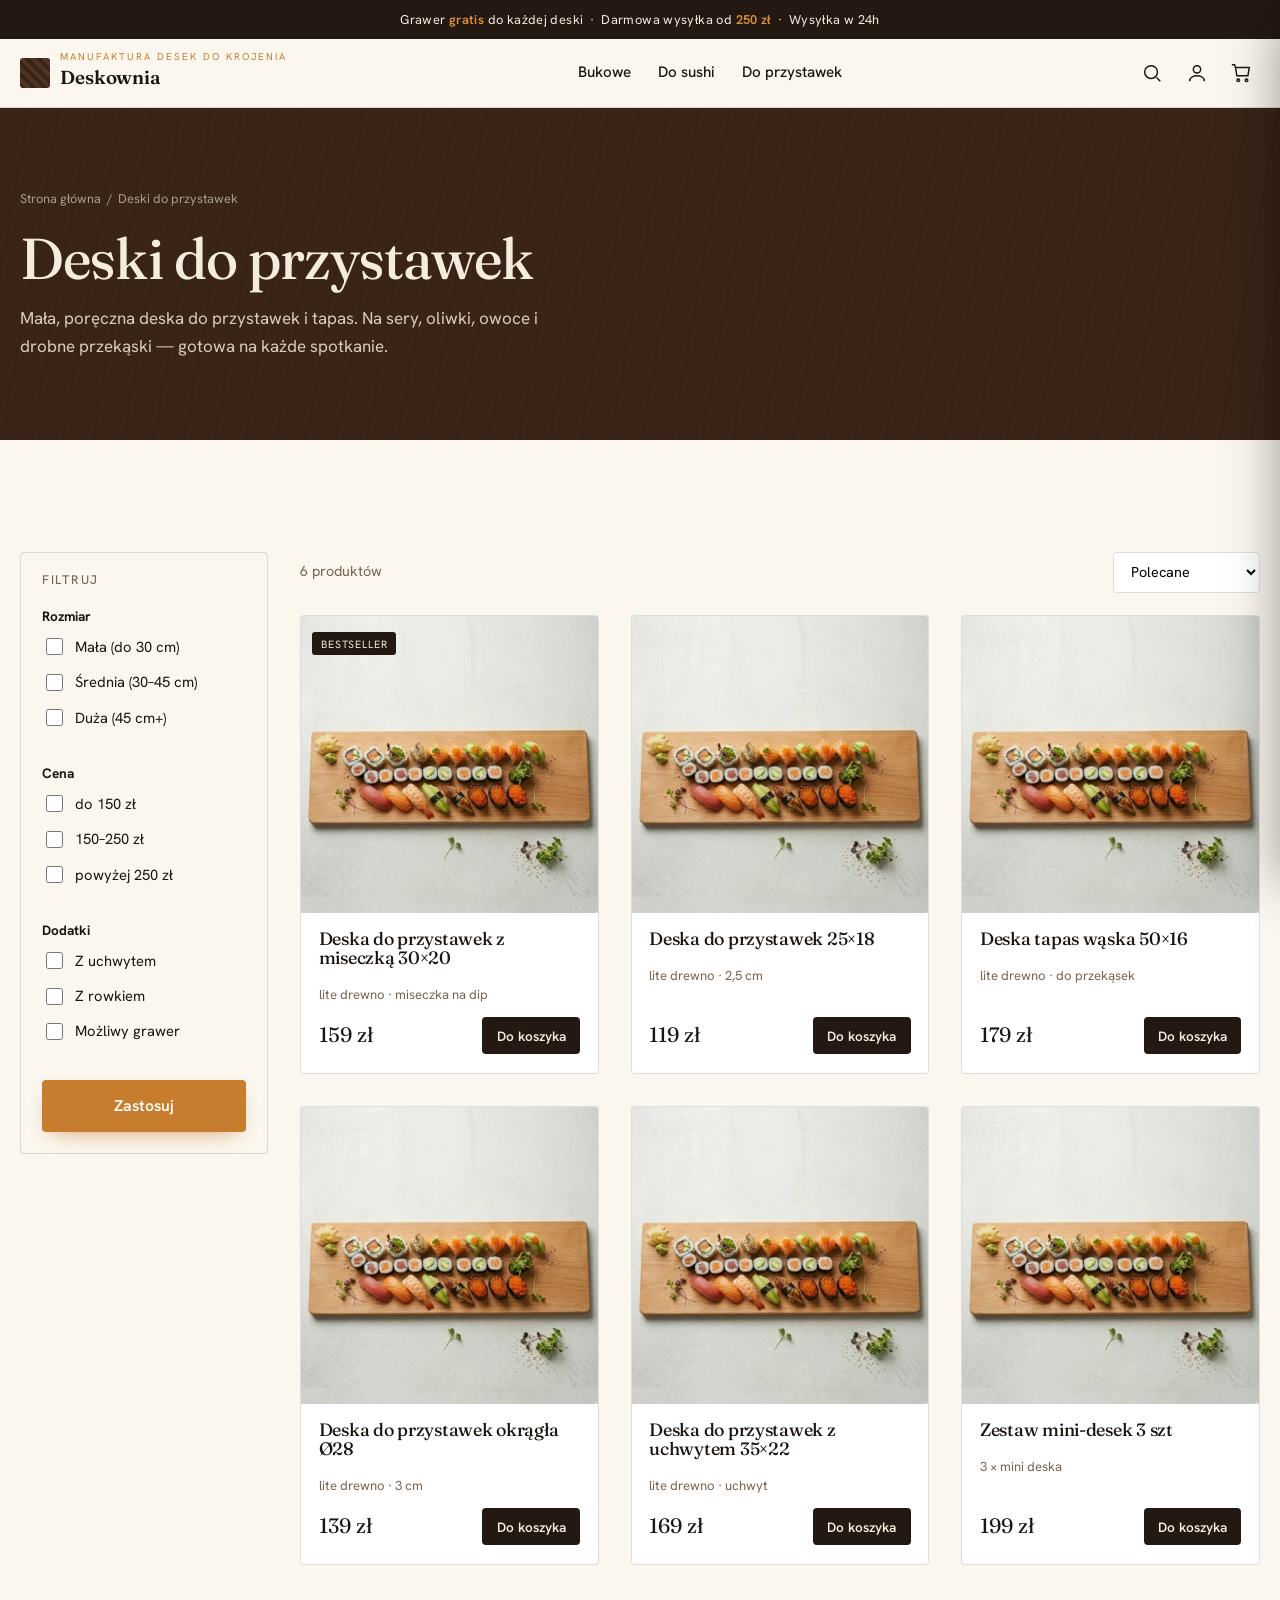
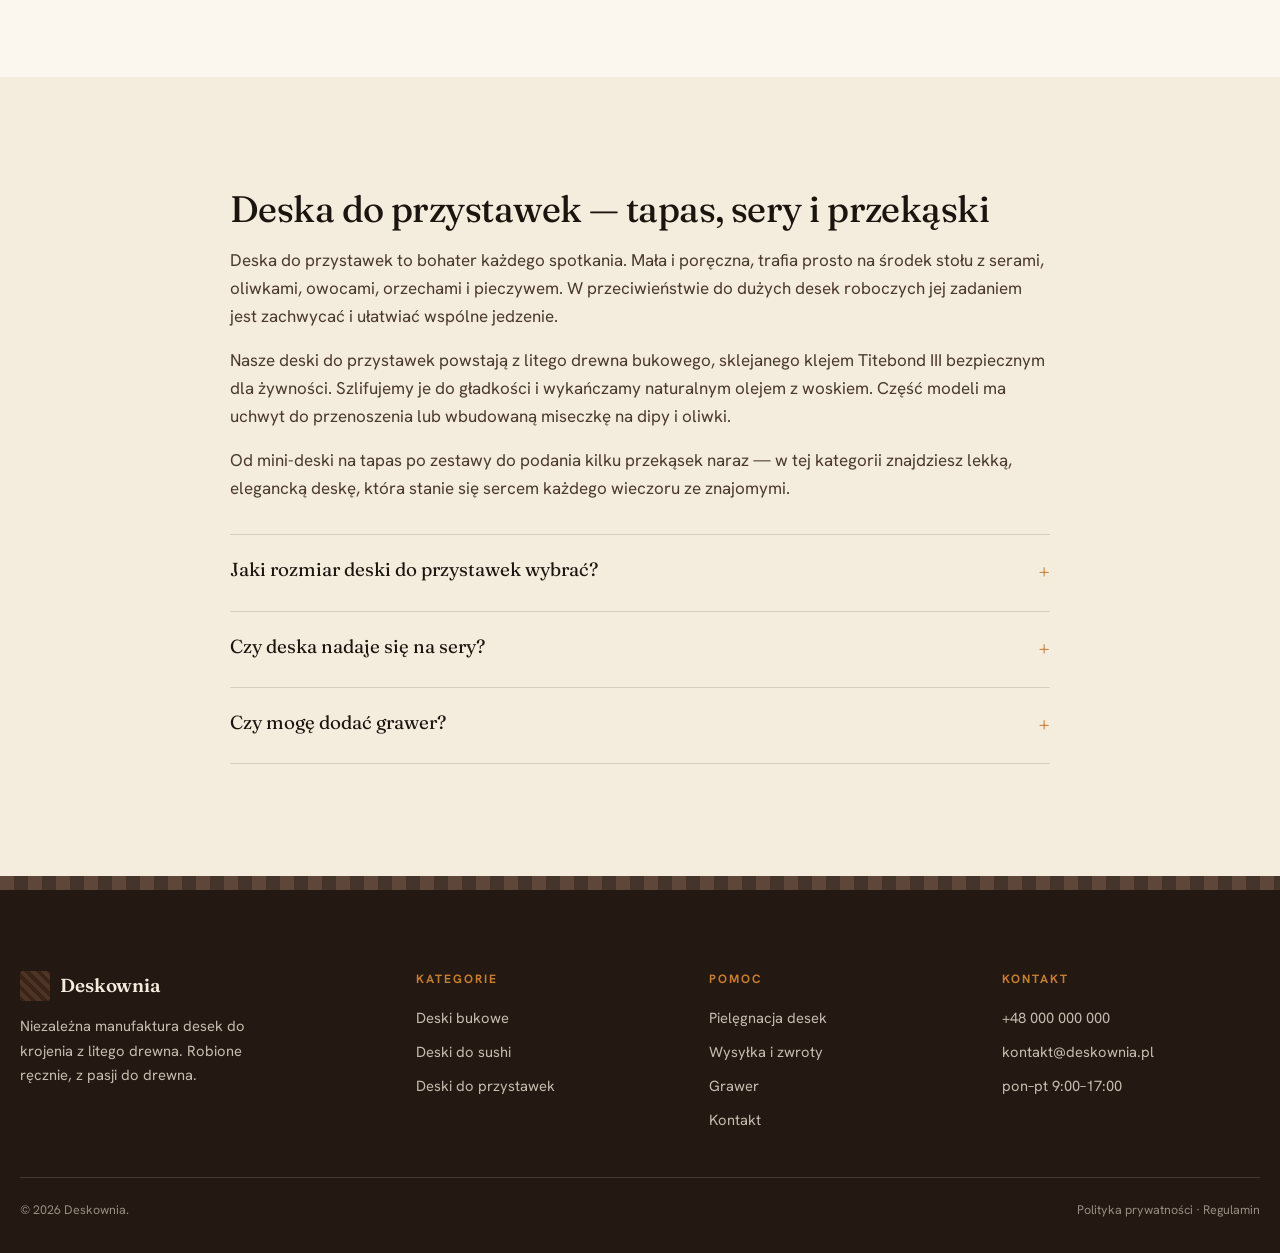
<file: kategoria-przystawki.html>
<!DOCTYPE html>
<html lang="pl">
<head>
<meta charset="UTF-8">
<meta name="viewport" content="width=device-width, initial-scale=1">
<title>Deska do przystawek i tapas — lite drewno | Deskownia</title>
<meta name="description" content="Deska do przystawek z litego buka. Na sery, oliwki, owoce i tapas. Klej Titebond III, grawer gratis. Darmowa wysyłka od 250 zł. Zobacz ▸">
<link rel="canonical" href="https://www.deskownia.pl/kategoria-przystawki.html">
<meta property="og:title" content="Deski do przystawek — Deskownia">
<meta property="og:type" content="product.group">
<meta property="og:locale" content="pl_PL">
<link rel="preconnect" href="https://fonts.googleapis.com">
<link rel="preconnect" href="https://fonts.gstatic.com" crossorigin>
<link href="https://fonts.googleapis.com/css2?family=Fraunces:ital,opsz,wght@0,9..144,400;0,9..144,500;1,9..144,400&family=Hanken+Grotesk:wght@400;500;600;700&display=swap" rel="stylesheet">
<link rel="stylesheet" href="style.css">
<script type="application/ld+json">
{"@context":"https://schema.org","@type":"BreadcrumbList","itemListElement":[
{"@type":"ListItem","position":1,"name":"Strona główna","item":"https://www.deskownia.pl/"},
{"@type":"ListItem","position":2,"name":"Deski do przystawek","item":"https://www.deskownia.pl/kategoria-przystawki.html"}]}
</script>
</head>
<body>

<div class="announce">Grawer <b>gratis</b> do każdej deski &nbsp;·&nbsp; Darmowa wysyłka od <b>250 zł</b> &nbsp;·&nbsp; Wysyłka w 24h</div>

<header class="site-header">
  <div class="wrap nav">
    <a class="brand" href="index.html" aria-label="Strona główna">
      <span class="mark" aria-hidden="true"></span>
      <span><small>Manufaktura desek do krojenia</small><b>Deskownia</b></span>
    </a>
    <nav class="nav-links" aria-label="Główne">
      <a href="kategoria-bukowe.html">Bukowe</a>
      <a href="kategoria-sushi.html">Do sushi</a>
      <a href="kategoria-przystawki.html">Do przystawek</a>
    </nav>
    <div class="nav-actions">
      <button class="icon-btn" data-open-search aria-label="Szukaj"><svg width="22" height="22" viewBox="0 0 24 24" fill="none" stroke="currentColor" stroke-width="1.6"><circle cx="11" cy="11" r="7"/><path d="M21 21l-4-4"/></svg></button>
      <button class="icon-btn" aria-label="Konto"><svg width="22" height="22" viewBox="0 0 24 24" fill="none" stroke="currentColor" stroke-width="1.6"><circle cx="12" cy="8" r="4"/><path d="M4 21c0-4 4-6 8-6s8 2 8 6"/></svg></button>
      <button class="icon-btn cart-btn" data-open-cart aria-label="Koszyk"><svg width="22" height="22" viewBox="0 0 24 24" fill="none" stroke="currentColor" stroke-width="1.6"><path d="M6 6h15l-1.5 9h-12z"/><circle cx="9" cy="20" r="1.4"/><circle cx="18" cy="20" r="1.4"/><path d="M6 6 5 3H2"/></svg><span class="cart-count" data-cart-count style="display:none">0</span></button>
      <button class="icon-btn burger" data-burger aria-label="Menu"><svg width="24" height="24" viewBox="0 0 24 24" fill="none" stroke="currentColor" stroke-width="1.8"><path d="M3 6h18M3 12h18M3 18h18"/></svg></button>
    </div>
  </div>
</header>

<div class="mobile-menu" data-mobile-menu>
  <div class="mm-top">
    <span class="brand"><span class="mark"></span><b style="color:var(--oak)">Deskownia</b></span>
    <button class="icon-btn" data-menu-close aria-label="Zamknij"><svg width="26" height="26" viewBox="0 0 24 24" fill="none" stroke="currentColor" stroke-width="1.8"><path d="M6 6l12 12M18 6 6 18"/></svg></button>
  </div>
  <nav>
    <a href="kategoria-bukowe.html">Deski bukowe</a>
    <a href="kategoria-sushi.html">Deski do sushi</a>
    <a href="kategoria-przystawki.html">Deski do przystawek</a>
  </nav>
</div>

<div class="search-overlay" data-search-overlay>
  <div class="search-panel">
    <div class="sp-row">
      <svg width="24" height="24" viewBox="0 0 24 24" fill="none" stroke="var(--clay)" stroke-width="1.6"><circle cx="11" cy="11" r="7"/><path d="M21 21l-4-4"/></svg>
      <input type="search" placeholder="Czego szukasz? np. deska do sushi, bukowa…" aria-label="Szukaj produktów">
    </div>
    <div class="search-sug">
      <a href="kategoria-bukowe.html">deska bukowa</a>
      <a href="kategoria-sushi.html">deska do sushi</a>
      <a href="kategoria-przystawki.html">deska do przystawek</a>
      <a href="kategoria-bukowe.html">deska do chleba</a>
    </div>
  </div>
</div>

<section class="cat-hero">
  <div class="wrap">
    <div class="crumbs"><a href="index.html">Strona główna</a> &nbsp;/&nbsp; Deski do przystawek</div>
    <h1>Deski do przystawek</h1>
    <p>Mała, poręczna deska do przystawek i tapas. Na sery, oliwki, owoce i drobne przekąski — gotowa na każde spotkanie.</p>
  </div>
</section>

<section class="section section--paper">
  <div class="wrap shop-layout">
    <button class="btn btn--ghost filter-toggle" data-filter-toggle>Filtry i sortowanie</button>
    <aside class="filters" data-filters>
      <h3>Filtruj</h3>
      <div class="filter-group">
        <strong style="font-size:.85rem">Rozmiar</strong>
        <label><input type="checkbox"> Mała (do 30 cm)</label>
        <label><input type="checkbox"> Średnia (30–45 cm)</label>
        <label><input type="checkbox"> Duża (45 cm+)</label>
      </div>
      <div class="filter-group">
        <strong style="font-size:.85rem">Cena</strong>
        <label><input type="checkbox"> do 150 zł</label>
        <label><input type="checkbox"> 150–250 zł</label>
        <label><input type="checkbox"> powyżej 250 zł</label>
      </div>
      <div class="filter-group">
        <strong style="font-size:.85rem">Dodatki</strong>
        <label><input type="checkbox"> Z uchwytem</label>
        <label><input type="checkbox"> Z rowkiem</label>
        <label><input type="checkbox"> Możliwy grawer</label>
      </div>
      <button class="btn btn--primary">Zastosuj</button>
    </aside>

    <div>
      <div class="toolbar">
        <span class="count">6 produktów</span>
        <select aria-label="Sortuj">
          <option>Polecane</option><option>Cena: rosnąco</option>
          <option>Cena: malejąco</option><option>Najnowsze</option>
        </select>
      </div>
      <div class="product-grid">
        <article class="product">
          <a class="p-link" href="produkt-deska-do-przystawek-z-miseczka-30x20.html" aria-label="Deska do przystawek z miseczką 30×20"></a>
          <div class="p-img v1"><span class="badge">Bestseller</span></div>
          <div class="p-body">
            <h3>Deska do przystawek z miseczką 30×20</h3>
            <p class="p-meta">lite drewno · miseczka na dip</p>
            <div class="p-foot">
              <span class="price">159 zł</span>
              <button class="add" data-add data-name="Deska do przystawek z miseczką 30×20" data-price="159">Do koszyka</button>
            </div>
          </div>
        </article>
        <article class="product">
          <a class="p-link" href="produkt-deska-do-przystawek-25x18.html" aria-label="Deska do przystawek 25×18"></a>
          <div class="p-img v1"></div>
          <div class="p-body">
            <h3>Deska do przystawek 25×18</h3>
            <p class="p-meta">lite drewno · 2,5 cm</p>
            <div class="p-foot">
              <span class="price">119 zł</span>
              <button class="add" data-add data-name="Deska do przystawek 25×18" data-price="119">Do koszyka</button>
            </div>
          </div>
        </article>
        <article class="product">
          <a class="p-link" href="produkt-deska-tapas-waska-50x16.html" aria-label="Deska tapas wąska 50×16"></a>
          <div class="p-img v1"></div>
          <div class="p-body">
            <h3>Deska tapas wąska 50×16</h3>
            <p class="p-meta">lite drewno · do przekąsek</p>
            <div class="p-foot">
              <span class="price">179 zł</span>
              <button class="add" data-add data-name="Deska tapas wąska 50×16" data-price="179">Do koszyka</button>
            </div>
          </div>
        </article>
        <article class="product">
          <a class="p-link" href="produkt-deska-do-przystawek-okragla-o28.html" aria-label="Deska do przystawek okrągła Ø28"></a>
          <div class="p-img v1"></div>
          <div class="p-body">
            <h3>Deska do przystawek okrągła Ø28</h3>
            <p class="p-meta">lite drewno · 3 cm</p>
            <div class="p-foot">
              <span class="price">139 zł</span>
              <button class="add" data-add data-name="Deska do przystawek okrągła Ø28" data-price="139">Do koszyka</button>
            </div>
          </div>
        </article>
        <article class="product">
          <a class="p-link" href="produkt-deska-do-przystawek-z-uchwytem-35x22.html" aria-label="Deska do przystawek z uchwytem 35×22"></a>
          <div class="p-img v1"></div>
          <div class="p-body">
            <h3>Deska do przystawek z uchwytem 35×22</h3>
            <p class="p-meta">lite drewno · uchwyt</p>
            <div class="p-foot">
              <span class="price">169 zł</span>
              <button class="add" data-add data-name="Deska do przystawek z uchwytem 35×22" data-price="169">Do koszyka</button>
            </div>
          </div>
        </article>
        <article class="product">
          <a class="p-link" href="produkt-zestaw-mini-desek-3-szt.html" aria-label="Zestaw mini-desek 3 szt"></a>
          <div class="p-img v1"></div>
          <div class="p-body">
            <h3>Zestaw mini-desek 3 szt</h3>
            <p class="p-meta">3 × mini deska</p>
            <div class="p-foot">
              <span class="price">199 zł</span>
              <button class="add" data-add data-name="Zestaw mini-desek 3 szt" data-price="199">Do koszyka</button>
            </div>
          </div>
        </article>
      </div>
    </div>
  </div>
</section>

<section class="section seo-block">
  <div class="wrap" data-reveal>
    <h2>Deska do przystawek — tapas, sery i przekąski</h2>
    <p>Deska do przystawek to bohater każdego spotkania. Mała i poręczna, trafia prosto na środek stołu z serami, oliwkami, owocami, orzechami i pieczywem. W przeciwieństwie do dużych desek roboczych jej zadaniem jest zachwycać i ułatwiać wspólne jedzenie.</p>
    <p>Nasze deski do przystawek powstają z litego drewna bukowego, sklejanego klejem Titebond III bezpiecznym dla żywności. Szlifujemy je do gładkości i wykańczamy naturalnym olejem z woskiem. Część modeli ma uchwyt do przenoszenia lub wbudowaną miseczkę na dipy i oliwki.</p>
    <p>Od mini-deski na tapas po zestawy do podania kilku przekąsek naraz — w tej kategorii znajdziesz lekką, elegancką deskę, która stanie się sercem każdego wieczoru ze znajomymi.</p>
    <div class="faq">
      <details><summary>Jaki rozmiar deski do przystawek wybrać?</summary><p>Na przekąski dla 2–3 osób wystarczy 25×18 cm, na większe spotkania sprawdzą się zestawy lub deska tapas 50×16 cm.</p></details>
      <details><summary>Czy deska nadaje się na sery?</summary><p>Tak, lite drewno buka jest idealne na sery, wędliny i owoce. Po użyciu myj ręcznie i susz pionowo.</p></details>
      <details><summary>Czy mogę dodać grawer?</summary><p>Tak, grawer jest gratis — to świetny pomysł na prezent.</p></details>
    </div>
  </div>
</section>

<div class="endgrain-band" aria-hidden="true"></div>

<footer class="site-footer">
  <div class="wrap foot-grid">
    <div class="foot-brand">
      <span class="brand"><span class="mark"></span><b style="color:var(--oak)">Deskownia</b></span>
      <p>Niezależna manufaktura desek do krojenia z litego drewna. Robione ręcznie, z pasji do drewna.</p>
    </div>
    <div><h4>Kategorie</h4><ul>
      <li><a href="kategoria-bukowe.html">Deski bukowe</a></li>
      <li><a href="kategoria-sushi.html">Deski do sushi</a></li>
      <li><a href="kategoria-przystawki.html">Deski do przystawek</a></li>
    </ul></div>
    <div><h4>Pomoc</h4><ul>
      <li><a href="#">Pielęgnacja desek</a></li><li><a href="#">Wysyłka i zwroty</a></li>
      <li><a href="#">Grawer</a></li><li><a href="#">Kontakt</a></li>
    </ul></div>
    <div><h4>Kontakt</h4><ul>
      <li><a href="tel:+48000000000">+48 000 000 000</a></li>
      <li><a href="mailto:kontakt@deskownia.pl">kontakt@deskownia.pl</a></li>
      <li>pon–pt 9:00–17:00</li>
    </ul></div>
  </div>
  <div class="wrap foot-bottom"><span>© 2026 Deskownia.</span><span>Polityka prywatności · Regulamin</span></div>
</footer>

<div class="drawer-overlay" data-overlay></div>
<aside class="cart-drawer" data-cart-drawer aria-label="Koszyk">
  <header><h3>Twój koszyk</h3>
    <button class="icon-btn" data-close-cart aria-label="Zamknij"><svg width="24" height="24" viewBox="0 0 24 24" fill="none" stroke="currentColor" stroke-width="1.8"><path d="M6 6l12 12M18 6 6 18"/></svg></button>
  </header>
  <div class="cart-free" data-cart-free>Darmowa wysyłka od 250 zł</div>
  <div class="cart-items" data-cart-items></div>
  <div class="cart-foot">
    <div class="row"><span>Razem</span><b data-cart-total>0 zł</b></div>
    <a class="btn btn--primary" href="#">Przejdź do kasy <span class="arrow">→</span></a>
    <div class="cart-pay"><span class="pay-chip">BLIK</span><span class="pay-chip">Apple&nbsp;Pay</span><span class="pay-chip">Google&nbsp;Pay</span><span class="pay-chip">Przelewy24</span></div>
  </div>
</aside>

<script src="script.js"></script>
</body>
</html>
</file>
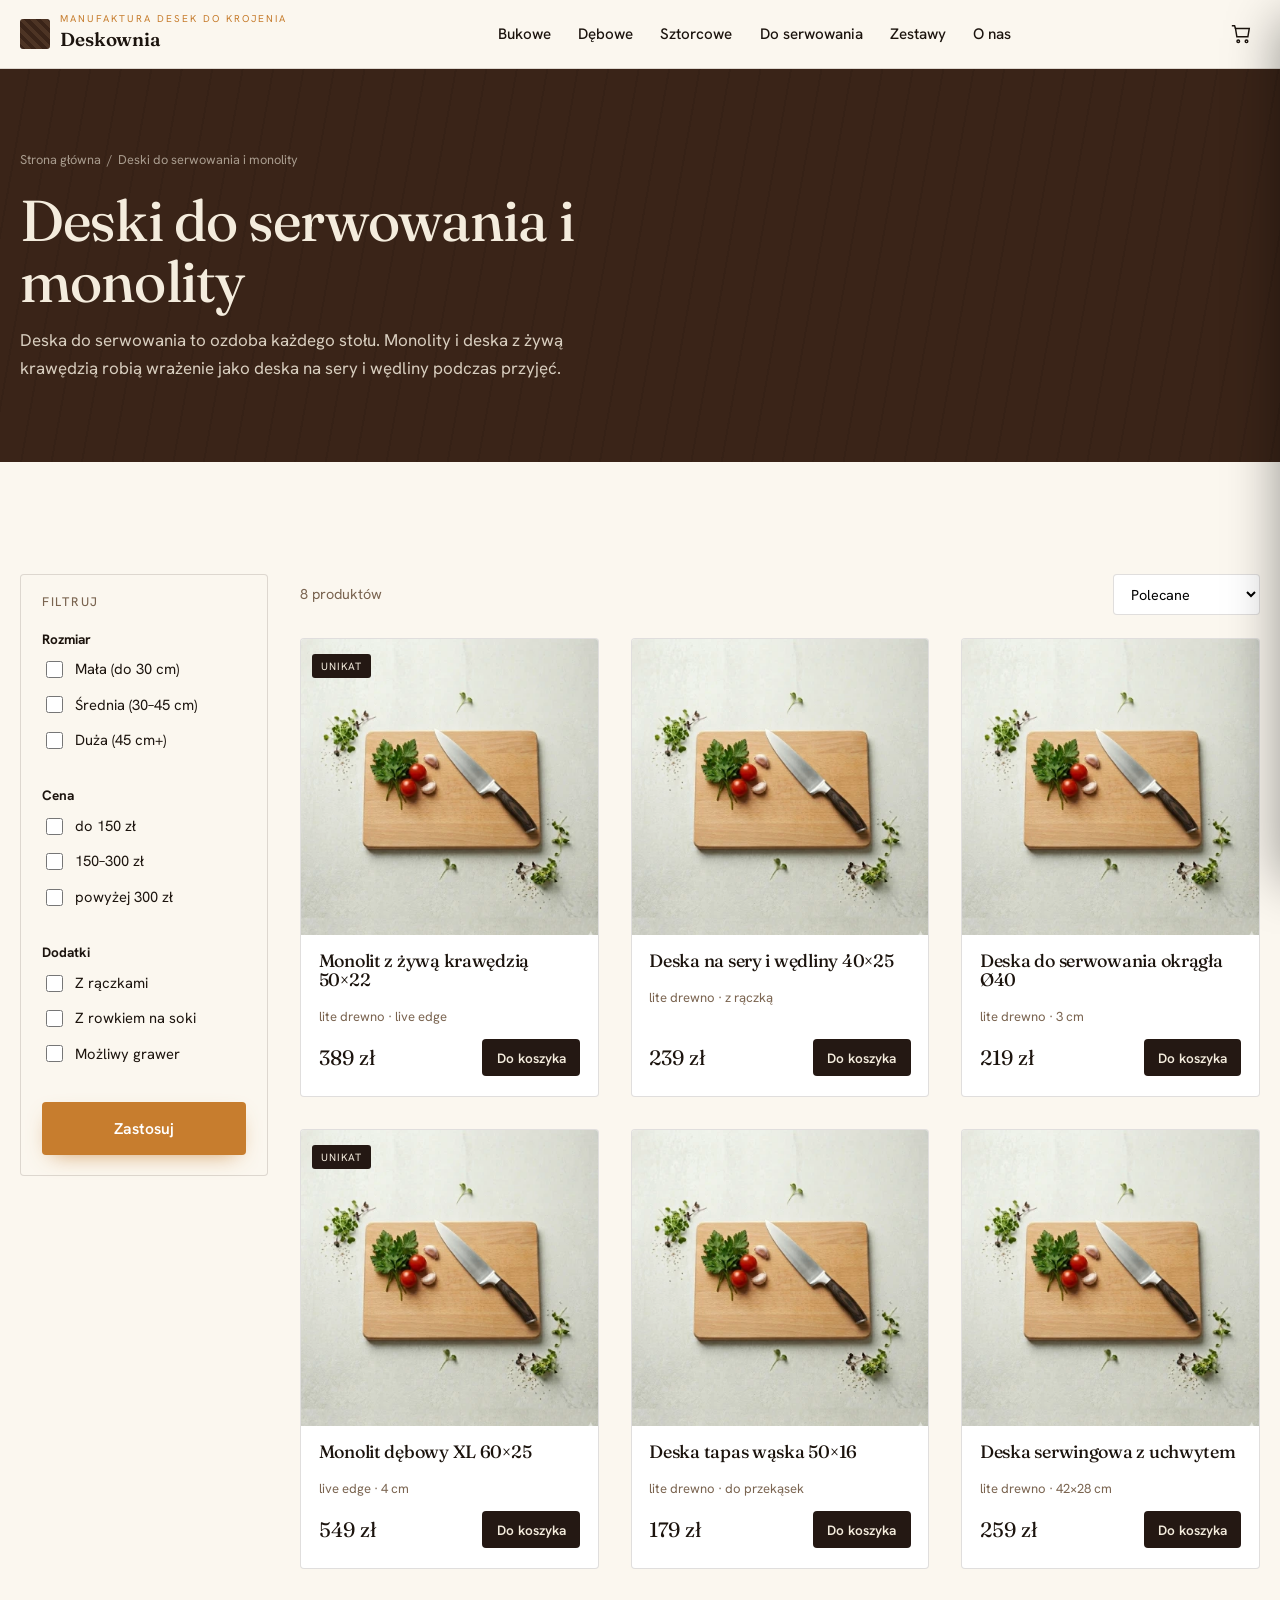
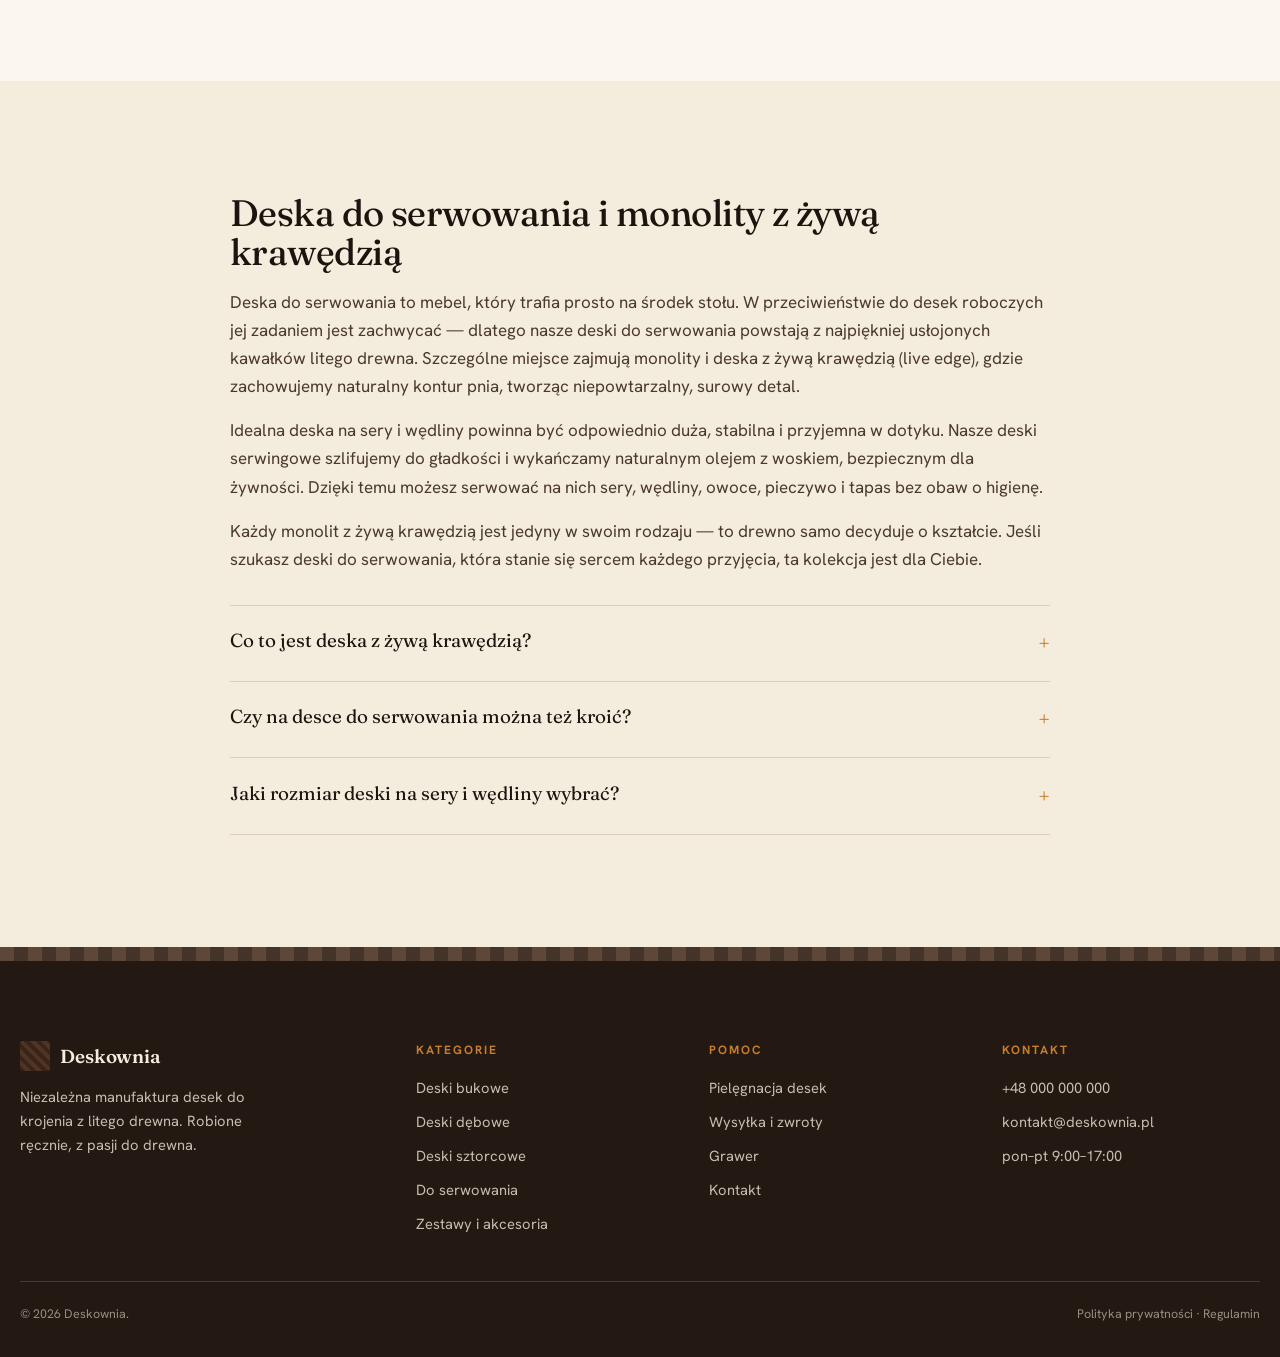
<file: kategoria-serwowanie.html>
<!DOCTYPE html>
<html lang="pl">
<head>
<meta charset="UTF-8">
<meta name="viewport" content="width=device-width, initial-scale=1">
<title>Deska do serwowania — deska na sery i wędliny | Deskownia</title>
<meta name="description" content="Deska do serwowania z litego drewna i deska z żywą krawędzią (live edge). Idealna deska na sery i wędliny. Ręczne wykończenie premium. Zobacz ▸">
<link rel="canonical" href="https://www.deskownia.pl/kategoria-serwowanie.html">
<meta property="og:title" content="Deski do serwowania i monolity z żywą krawędzią">
<meta property="og:type" content="product.group">
<meta property="og:locale" content="pl_PL">
<link rel="preconnect" href="https://fonts.googleapis.com">
<link rel="preconnect" href="https://fonts.gstatic.com" crossorigin>
<link href="https://fonts.googleapis.com/css2?family=Fraunces:ital,opsz,wght@0,9..144,400;0,9..144,500;1,9..144,400&family=Hanken+Grotesk:wght@400;500;600;700&display=swap" rel="stylesheet">
<link rel="stylesheet" href="style.css">
<script type="application/ld+json">
{"@context":"https://schema.org","@type":"BreadcrumbList","itemListElement":[
{"@type":"ListItem","position":1,"name":"Strona główna","item":"https://www.deskownia.pl/"},
{"@type":"ListItem","position":2,"name":"Deski do serwowania i monolity","item":"https://www.deskownia.pl/kategoria-serwowanie.html"}]}
</script>
</head>
<body>

<header class="site-header">
  <div class="wrap nav">
    <a class="brand" href="index.html" aria-label="Strona główna">
      <span class="mark" aria-hidden="true"></span>
      <span><small>Manufaktura desek do krojenia</small><b>Deskownia</b></span>
    </a>
    <nav class="nav-links" aria-label="Główne">
      <a href="kategoria-bukowe.html">Bukowe</a>
      <a href="kategoria-debowe.html">Dębowe</a>
      <a href="kategoria-sztorcowe.html">Sztorcowe</a>
      <a href="kategoria-serwowanie.html">Do serwowania</a>
      <a href="kategoria-zestawy.html">Zestawy</a>
      <a href="index.html#historia">O nas</a>
    </nav>
    <div class="nav-actions">
      <button class="icon-btn cart-btn" data-open-cart aria-label="Koszyk">
        <svg width="22" height="22" viewBox="0 0 24 24" fill="none" stroke="currentColor" stroke-width="1.6"><path d="M6 6h15l-1.5 9h-12z"/><circle cx="9" cy="20" r="1.4"/><circle cx="18" cy="20" r="1.4"/><path d="M6 6 5 3H2"/></svg>
        <span class="cart-count" data-cart-count style="display:none">0</span>
      </button>
      <button class="icon-btn burger" data-burger aria-label="Menu">
        <svg width="24" height="24" viewBox="0 0 24 24" fill="none" stroke="currentColor" stroke-width="1.8"><path d="M3 6h18M3 12h18M3 18h18"/></svg>
      </button>
    </div>
  </div>
</header>

<div class="mobile-menu" data-mobile-menu>
  <div class="mm-top">
    <span class="brand"><span class="mark"></span><b style="color:var(--oak)">Deskownia</b></span>
    <button class="icon-btn" data-menu-close aria-label="Zamknij"><svg width="26" height="26" viewBox="0 0 24 24" fill="none" stroke="currentColor" stroke-width="1.8"><path d="M6 6l12 12M18 6 6 18"/></svg></button>
  </div>
  <nav>
    <a href="kategoria-bukowe.html">Deski bukowe</a>
    <a href="kategoria-debowe.html">Deski dębowe</a>
    <a href="kategoria-sztorcowe.html">Deski sztorcowe</a>
    <a href="kategoria-serwowanie.html">Do serwowania</a>
    <a href="kategoria-zestawy.html">Zestawy prezentowe</a>
    <a href="index.html#historia">Nasza historia</a>
  </nav>
</div>

<section class="cat-hero">
  <div class="wrap">
    <div class="crumbs"><a href="index.html">Strona główna</a> &nbsp;/&nbsp; Deski do serwowania i monolity</div>
    <h1>Deski do serwowania i monolity</h1>
    <p>Deska do serwowania to ozdoba każdego stołu. Monolity i deska z żywą krawędzią robią wrażenie jako deska na sery i wędliny podczas przyjęć.</p>
  </div>
</section>

<section class="section section--paper">
  <div class="wrap shop-layout">
    <button class="btn btn--ghost filter-toggle" data-filter-toggle>Filtry i sortowanie</button>
    <aside class="filters" data-filters>
      <h3>Filtruj</h3>
      <div class="filter-group">
        <strong style="font-size:.85rem">Rozmiar</strong>
        <label><input type="checkbox"> Mała (do 30 cm)</label>
        <label><input type="checkbox"> Średnia (30–45 cm)</label>
        <label><input type="checkbox"> Duża (45 cm+)</label>
      </div>
      <div class="filter-group">
        <strong style="font-size:.85rem">Cena</strong>
        <label><input type="checkbox"> do 150 zł</label>
        <label><input type="checkbox"> 150–300 zł</label>
        <label><input type="checkbox"> powyżej 300 zł</label>
      </div>
      <div class="filter-group">
        <strong style="font-size:.85rem">Dodatki</strong>
        <label><input type="checkbox"> Z rączkami</label>
        <label><input type="checkbox"> Z rowkiem na soki</label>
        <label><input type="checkbox"> Możliwy grawer</label>
      </div>
      <button class="btn btn--primary">Zastosuj</button>
    </aside>

    <div>
      <div class="toolbar">
        <span class="count">8 produktów</span>
        <select aria-label="Sortuj">
          <option>Polecane</option><option>Cena: rosnąco</option>
          <option>Cena: malejąco</option><option>Najnowsze</option>
        </select>
      </div>
      <div class="product-grid">
        <article class="product">
          <div class="p-img v2"><span class="badge">Unikat</span></div>
          <div class="p-body">
            <h3>Monolit z żywą krawędzią 50×22</h3>
            <p class="p-meta">lite drewno · live edge</p>
            <div class="p-foot">
              <span class="price">389 zł</span>
              <button class="add" data-add data-name="Monolit z żywą krawędzią 50×22" data-price="389">Do koszyka</button>
            </div>
          </div>
        </article>
        <article class="product">
          <div class="p-img v2"></div>
          <div class="p-body">
            <h3>Deska na sery i wędliny 40×25</h3>
            <p class="p-meta">lite drewno · z rączką</p>
            <div class="p-foot">
              <span class="price">239 zł</span>
              <button class="add" data-add data-name="Deska na sery i wędliny 40×25" data-price="239">Do koszyka</button>
            </div>
          </div>
        </article>
        <article class="product">
          <div class="p-img v2"></div>
          <div class="p-body">
            <h3>Deska do serwowania okrągła Ø40</h3>
            <p class="p-meta">lite drewno · 3 cm</p>
            <div class="p-foot">
              <span class="price">219 zł</span>
              <button class="add" data-add data-name="Deska do serwowania okrągła Ø40" data-price="219">Do koszyka</button>
            </div>
          </div>
        </article>
        <article class="product">
          <div class="p-img v2"><span class="badge">Unikat</span></div>
          <div class="p-body">
            <h3>Monolit dębowy XL 60×25</h3>
            <p class="p-meta">live edge · 4 cm</p>
            <div class="p-foot">
              <span class="price">549 zł</span>
              <button class="add" data-add data-name="Monolit dębowy XL 60×25" data-price="549">Do koszyka</button>
            </div>
          </div>
        </article>
        <article class="product">
          <div class="p-img v2"></div>
          <div class="p-body">
            <h3>Deska tapas wąska 50×16</h3>
            <p class="p-meta">lite drewno · do przekąsek</p>
            <div class="p-foot">
              <span class="price">179 zł</span>
              <button class="add" data-add data-name="Deska tapas wąska 50×16" data-price="179">Do koszyka</button>
            </div>
          </div>
        </article>
        <article class="product">
          <div class="p-img v2"></div>
          <div class="p-body">
            <h3>Deska serwingowa z uchwytem</h3>
            <p class="p-meta">lite drewno · 42×28 cm</p>
            <div class="p-foot">
              <span class="price">259 zł</span>
              <button class="add" data-add data-name="Deska serwingowa z uchwytem" data-price="259">Do koszyka</button>
            </div>
          </div>
        </article>
      </div>
    </div>
  </div>
</section>

<section class="section seo-block">
  <div class="wrap" data-reveal>
    <h2>Deska do serwowania i monolity z żywą krawędzią</h2>
        <p>Deska do serwowania to mebel, który trafia prosto na środek stołu. W przeciwieństwie do desek roboczych jej zadaniem jest zachwycać — dlatego nasze deski do serwowania powstają z najpiękniej usłojonych kawałków litego drewna. Szczególne miejsce zajmują monolity i deska z żywą krawędzią (live edge), gdzie zachowujemy naturalny kontur pnia, tworząc niepowtarzalny, surowy detal.</p>
    <p>Idealna deska na sery i wędliny powinna być odpowiednio duża, stabilna i przyjemna w dotyku. Nasze deski serwingowe szlifujemy do gładkości i wykańczamy naturalnym olejem z woskiem, bezpiecznym dla żywności. Dzięki temu możesz serwować na nich sery, wędliny, owoce, pieczywo i tapas bez obaw o higienę.</p>
    <p>Każdy monolit z żywą krawędzią jest jedyny w swoim rodzaju — to drewno samo decyduje o kształcie. Jeśli szukasz deski do serwowania, która stanie się sercem każdego przyjęcia, ta kolekcja jest dla Ciebie.</p>
    <div class="faq">
      <details><summary>Co to jest deska z żywą krawędzią?</summary><p>To deska, która zachowuje naturalny, nieobrobiony kontur pnia (live edge). Każdy egzemplarz jest unikalny.</p></details>
      <details><summary>Czy na desce do serwowania można też kroić?</summary><p>Tak, ale jej głównym przeznaczeniem jest prezentacja. Do intensywnego krojenia polecamy deski bukowe, dębowe lub sztorcowe.</p></details>
      <details><summary>Jaki rozmiar deski na sery i wędliny wybrać?</summary><p>Dla 4–6 osób sprawdzi się deska ok. 40×25 cm, a na większe przyjęcia monolit 50–60 cm.</p></details>
    </div>
  </div>
</section>

<div class="endgrain-band" aria-hidden="true"></div>

<footer class="site-footer">
  <div class="wrap foot-grid">
    <div class="foot-brand">
      <span class="brand"><span class="mark"></span><b style="color:var(--oak)">Deskownia</b></span>
      <p>Niezależna manufaktura desek do krojenia z litego drewna. Robione ręcznie, z pasji do drewna.</p>
    </div>
    <div><h4>Kategorie</h4><ul>
      <li><a href="kategoria-bukowe.html">Deski bukowe</a></li>
      <li><a href="kategoria-debowe.html">Deski dębowe</a></li>
      <li><a href="kategoria-sztorcowe.html">Deski sztorcowe</a></li>
      <li><a href="kategoria-serwowanie.html">Do serwowania</a></li>
      <li><a href="kategoria-zestawy.html">Zestawy i akcesoria</a></li>
    </ul></div>
    <div><h4>Pomoc</h4><ul>
      <li><a href="#">Pielęgnacja desek</a></li><li><a href="#">Wysyłka i zwroty</a></li>
      <li><a href="#">Grawer</a></li><li><a href="#">Kontakt</a></li>
    </ul></div>
    <div><h4>Kontakt</h4><ul>
      <li><a href="tel:+48000000000">+48 000 000 000</a></li>
      <li><a href="mailto:kontakt@deskownia.pl">kontakt@deskownia.pl</a></li>
      <li>pon–pt 9:00–17:00</li>
    </ul></div>
  </div>
  <div class="wrap foot-bottom">
    <span>© 2026 Deskownia.</span><span>Polityka prywatności · Regulamin</span>
  </div>
</footer>

<div class="drawer-overlay" data-overlay></div>
<aside class="cart-drawer" data-cart-drawer aria-label="Koszyk">
  <header><h3>Twój koszyk</h3>
    <button class="icon-btn" data-close-cart aria-label="Zamknij"><svg width="24" height="24" viewBox="0 0 24 24" fill="none" stroke="currentColor" stroke-width="1.8"><path d="M6 6l12 12M18 6 6 18"/></svg></button>
  </header>
  <div class="cart-free" data-cart-free>Darmowa wysyłka od 250 zł</div>
  <div class="cart-items" data-cart-items></div>
  <div class="cart-foot">
    <div class="row"><span>Razem</span><b data-cart-total>0 zł</b></div>
    <a class="btn btn--primary" href="#">Przejdź do kasy <span class="arrow">→</span></a>
    <div class="cart-pay"><span class="pay-chip">BLIK</span><span class="pay-chip">Apple&nbsp;Pay</span><span class="pay-chip">Google&nbsp;Pay</span><span class="pay-chip">Przelewy24</span></div>
  </div>
</aside>

<script src="script.js"></script>
</body>
</html>
</file>
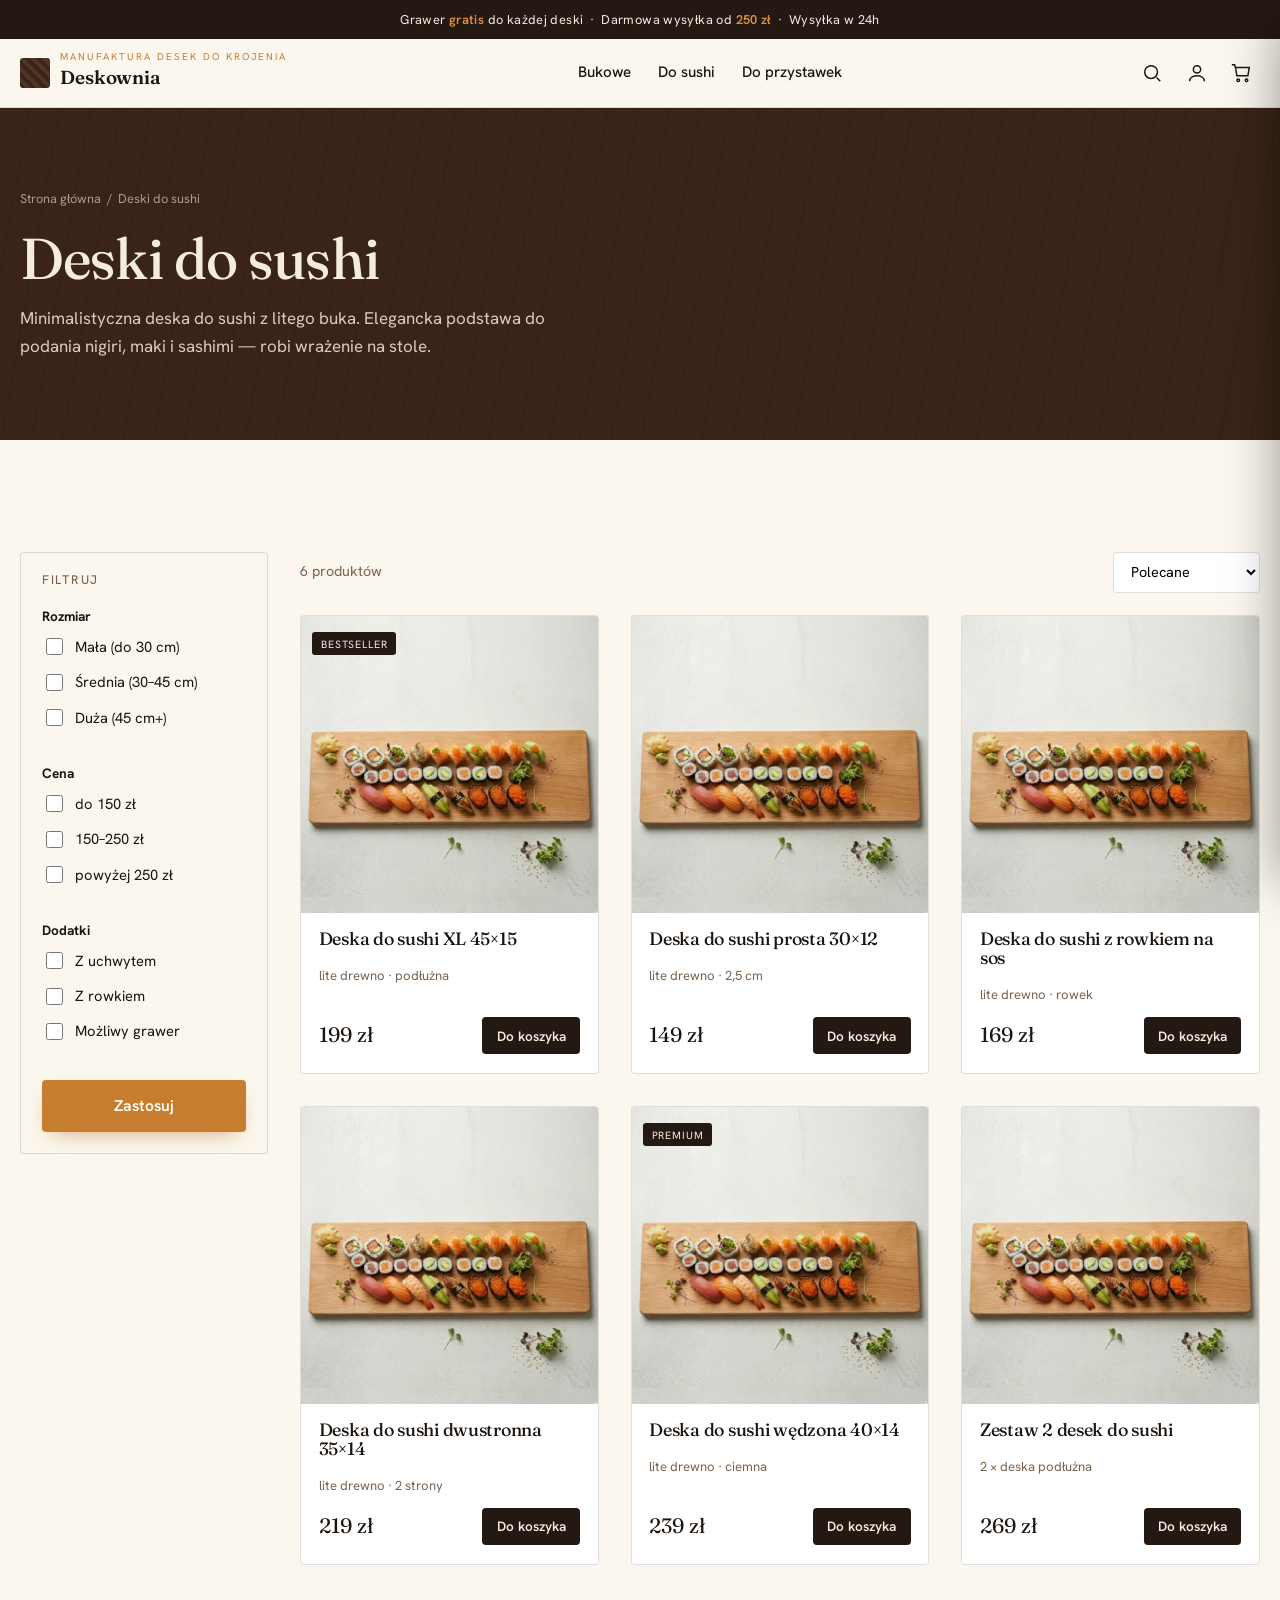
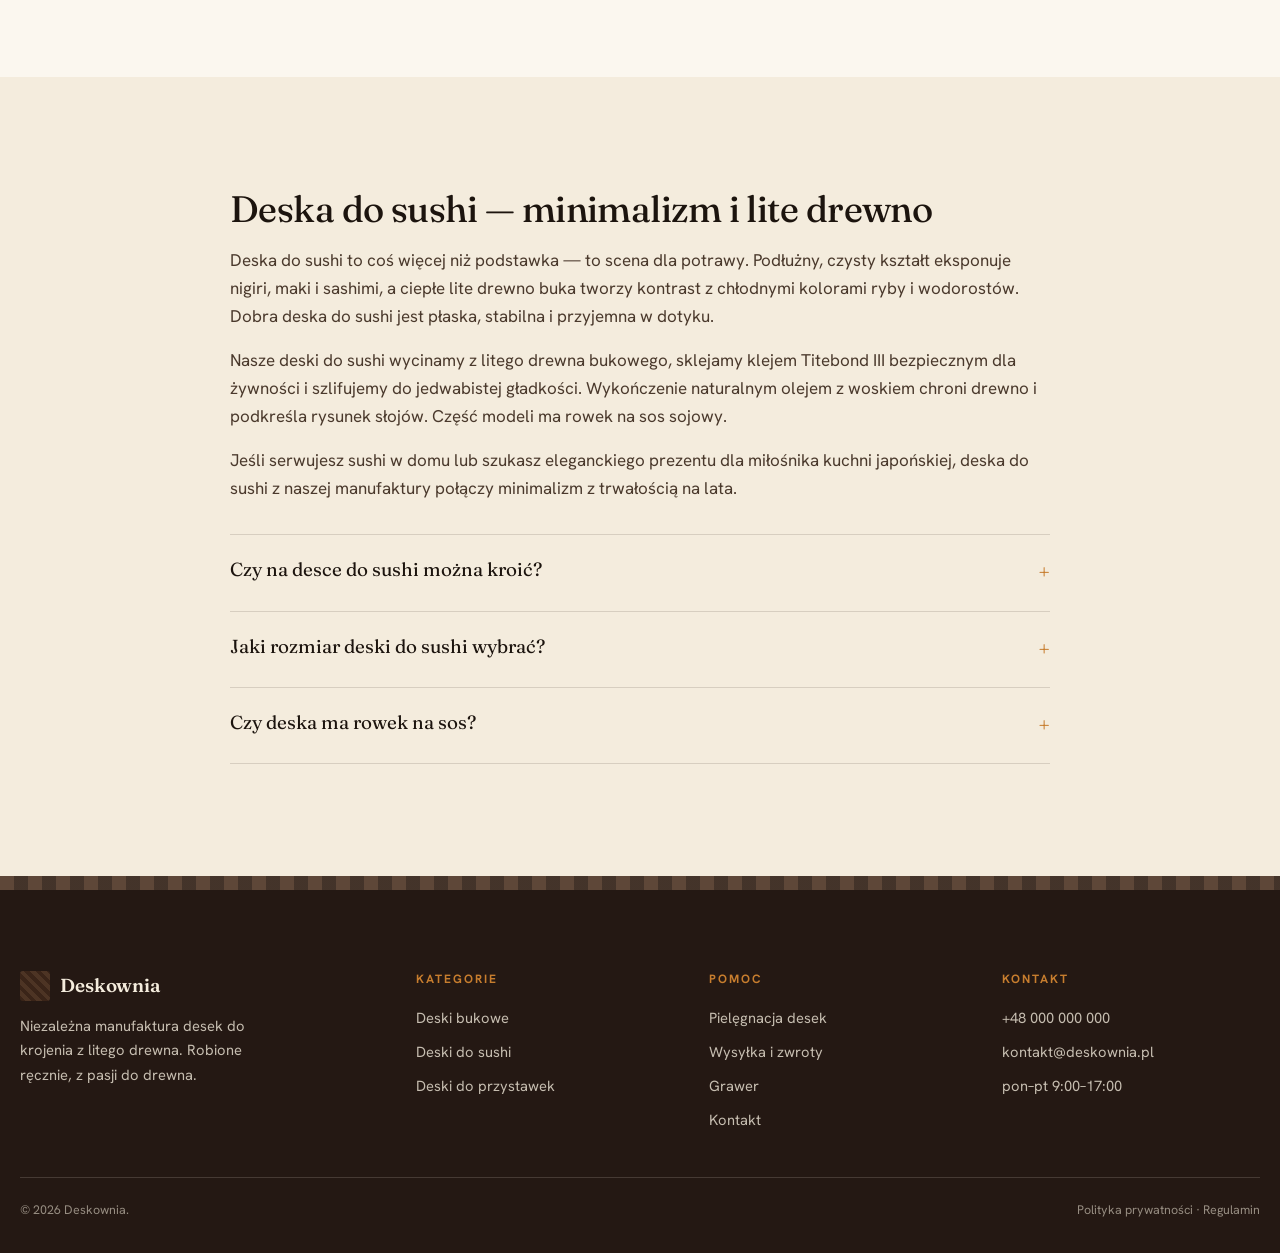
<file: kategoria-sushi.html>
<!DOCTYPE html>
<html lang="pl">
<head>
<meta charset="UTF-8">
<meta name="viewport" content="width=device-width, initial-scale=1">
<title>Deska do sushi — lite drewno bukowe, minimalizm | Deskownia</title>
<meta name="description" content="Deska do sushi z litego buka. Minimalistyczna podstawa do nigiri, maki i sashimi. Klej Titebond III, grawer gratis. Darmowa wysyłka od 250 zł ▸">
<link rel="canonical" href="https://www.deskownia.pl/kategoria-sushi.html">
<meta property="og:title" content="Deski do sushi — Deskownia">
<meta property="og:type" content="product.group">
<meta property="og:locale" content="pl_PL">
<link rel="preconnect" href="https://fonts.googleapis.com">
<link rel="preconnect" href="https://fonts.gstatic.com" crossorigin>
<link href="https://fonts.googleapis.com/css2?family=Fraunces:ital,opsz,wght@0,9..144,400;0,9..144,500;1,9..144,400&family=Hanken+Grotesk:wght@400;500;600;700&display=swap" rel="stylesheet">
<link rel="stylesheet" href="style.css">
<script type="application/ld+json">
{"@context":"https://schema.org","@type":"BreadcrumbList","itemListElement":[
{"@type":"ListItem","position":1,"name":"Strona główna","item":"https://www.deskownia.pl/"},
{"@type":"ListItem","position":2,"name":"Deski do sushi","item":"https://www.deskownia.pl/kategoria-sushi.html"}]}
</script>
</head>
<body>

<div class="announce">Grawer <b>gratis</b> do każdej deski &nbsp;·&nbsp; Darmowa wysyłka od <b>250 zł</b> &nbsp;·&nbsp; Wysyłka w 24h</div>

<header class="site-header">
  <div class="wrap nav">
    <a class="brand" href="index.html" aria-label="Strona główna">
      <span class="mark" aria-hidden="true"></span>
      <span><small>Manufaktura desek do krojenia</small><b>Deskownia</b></span>
    </a>
    <nav class="nav-links" aria-label="Główne">
      <a href="kategoria-bukowe.html">Bukowe</a>
      <a href="kategoria-sushi.html">Do sushi</a>
      <a href="kategoria-przystawki.html">Do przystawek</a>
    </nav>
    <div class="nav-actions">
      <button class="icon-btn" data-open-search aria-label="Szukaj"><svg width="22" height="22" viewBox="0 0 24 24" fill="none" stroke="currentColor" stroke-width="1.6"><circle cx="11" cy="11" r="7"/><path d="M21 21l-4-4"/></svg></button>
      <button class="icon-btn" aria-label="Konto"><svg width="22" height="22" viewBox="0 0 24 24" fill="none" stroke="currentColor" stroke-width="1.6"><circle cx="12" cy="8" r="4"/><path d="M4 21c0-4 4-6 8-6s8 2 8 6"/></svg></button>
      <button class="icon-btn cart-btn" data-open-cart aria-label="Koszyk"><svg width="22" height="22" viewBox="0 0 24 24" fill="none" stroke="currentColor" stroke-width="1.6"><path d="M6 6h15l-1.5 9h-12z"/><circle cx="9" cy="20" r="1.4"/><circle cx="18" cy="20" r="1.4"/><path d="M6 6 5 3H2"/></svg><span class="cart-count" data-cart-count style="display:none">0</span></button>
      <button class="icon-btn burger" data-burger aria-label="Menu"><svg width="24" height="24" viewBox="0 0 24 24" fill="none" stroke="currentColor" stroke-width="1.8"><path d="M3 6h18M3 12h18M3 18h18"/></svg></button>
    </div>
  </div>
</header>

<div class="mobile-menu" data-mobile-menu>
  <div class="mm-top">
    <span class="brand"><span class="mark"></span><b style="color:var(--oak)">Deskownia</b></span>
    <button class="icon-btn" data-menu-close aria-label="Zamknij"><svg width="26" height="26" viewBox="0 0 24 24" fill="none" stroke="currentColor" stroke-width="1.8"><path d="M6 6l12 12M18 6 6 18"/></svg></button>
  </div>
  <nav>
    <a href="kategoria-bukowe.html">Deski bukowe</a>
    <a href="kategoria-sushi.html">Deski do sushi</a>
    <a href="kategoria-przystawki.html">Deski do przystawek</a>
  </nav>
</div>

<div class="search-overlay" data-search-overlay>
  <div class="search-panel">
    <div class="sp-row">
      <svg width="24" height="24" viewBox="0 0 24 24" fill="none" stroke="var(--clay)" stroke-width="1.6"><circle cx="11" cy="11" r="7"/><path d="M21 21l-4-4"/></svg>
      <input type="search" placeholder="Czego szukasz? np. deska do sushi, bukowa…" aria-label="Szukaj produktów">
    </div>
    <div class="search-sug">
      <a href="kategoria-bukowe.html">deska bukowa</a>
      <a href="kategoria-sushi.html">deska do sushi</a>
      <a href="kategoria-przystawki.html">deska do przystawek</a>
      <a href="kategoria-bukowe.html">deska do chleba</a>
    </div>
  </div>
</div>

<section class="cat-hero">
  <div class="wrap">
    <div class="crumbs"><a href="index.html">Strona główna</a> &nbsp;/&nbsp; Deski do sushi</div>
    <h1>Deski do sushi</h1>
    <p>Minimalistyczna deska do sushi z litego buka. Elegancka podstawa do podania nigiri, maki i sashimi — robi wrażenie na stole.</p>
  </div>
</section>

<section class="section section--paper">
  <div class="wrap shop-layout">
    <button class="btn btn--ghost filter-toggle" data-filter-toggle>Filtry i sortowanie</button>
    <aside class="filters" data-filters>
      <h3>Filtruj</h3>
      <div class="filter-group">
        <strong style="font-size:.85rem">Rozmiar</strong>
        <label><input type="checkbox"> Mała (do 30 cm)</label>
        <label><input type="checkbox"> Średnia (30–45 cm)</label>
        <label><input type="checkbox"> Duża (45 cm+)</label>
      </div>
      <div class="filter-group">
        <strong style="font-size:.85rem">Cena</strong>
        <label><input type="checkbox"> do 150 zł</label>
        <label><input type="checkbox"> 150–250 zł</label>
        <label><input type="checkbox"> powyżej 250 zł</label>
      </div>
      <div class="filter-group">
        <strong style="font-size:.85rem">Dodatki</strong>
        <label><input type="checkbox"> Z uchwytem</label>
        <label><input type="checkbox"> Z rowkiem</label>
        <label><input type="checkbox"> Możliwy grawer</label>
      </div>
      <button class="btn btn--primary">Zastosuj</button>
    </aside>

    <div>
      <div class="toolbar">
        <span class="count">6 produktów</span>
        <select aria-label="Sortuj">
          <option>Polecane</option><option>Cena: rosnąco</option>
          <option>Cena: malejąco</option><option>Najnowsze</option>
        </select>
      </div>
      <div class="product-grid">
        <article class="product">
          <a class="p-link" href="produkt-deska-do-sushi-xl-45x15.html" aria-label="Deska do sushi XL 45×15"></a>
          <div class="p-img v1"><span class="badge">Bestseller</span></div>
          <div class="p-body">
            <h3>Deska do sushi XL 45×15</h3>
            <p class="p-meta">lite drewno · podłużna</p>
            <div class="p-foot">
              <span class="price">199 zł</span>
              <button class="add" data-add data-name="Deska do sushi XL 45×15" data-price="199">Do koszyka</button>
            </div>
          </div>
        </article>
        <article class="product">
          <a class="p-link" href="produkt-deska-do-sushi-prosta-30x12.html" aria-label="Deska do sushi prosta 30×12"></a>
          <div class="p-img v1"></div>
          <div class="p-body">
            <h3>Deska do sushi prosta 30×12</h3>
            <p class="p-meta">lite drewno · 2,5 cm</p>
            <div class="p-foot">
              <span class="price">149 zł</span>
              <button class="add" data-add data-name="Deska do sushi prosta 30×12" data-price="149">Do koszyka</button>
            </div>
          </div>
        </article>
        <article class="product">
          <a class="p-link" href="produkt-deska-do-sushi-z-rowkiem-na-sos.html" aria-label="Deska do sushi z rowkiem na sos"></a>
          <div class="p-img v1"></div>
          <div class="p-body">
            <h3>Deska do sushi z rowkiem na sos</h3>
            <p class="p-meta">lite drewno · rowek</p>
            <div class="p-foot">
              <span class="price">169 zł</span>
              <button class="add" data-add data-name="Deska do sushi z rowkiem na sos" data-price="169">Do koszyka</button>
            </div>
          </div>
        </article>
        <article class="product">
          <a class="p-link" href="produkt-deska-do-sushi-dwustronna-35x14.html" aria-label="Deska do sushi dwustronna 35×14"></a>
          <div class="p-img v1"></div>
          <div class="p-body">
            <h3>Deska do sushi dwustronna 35×14</h3>
            <p class="p-meta">lite drewno · 2 strony</p>
            <div class="p-foot">
              <span class="price">219 zł</span>
              <button class="add" data-add data-name="Deska do sushi dwustronna 35×14" data-price="219">Do koszyka</button>
            </div>
          </div>
        </article>
        <article class="product">
          <a class="p-link" href="produkt-deska-do-sushi-wedzona-40x14.html" aria-label="Deska do sushi wędzona 40×14"></a>
          <div class="p-img v1"><span class="badge">Premium</span></div>
          <div class="p-body">
            <h3>Deska do sushi wędzona 40×14</h3>
            <p class="p-meta">lite drewno · ciemna</p>
            <div class="p-foot">
              <span class="price">239 zł</span>
              <button class="add" data-add data-name="Deska do sushi wędzona 40×14" data-price="239">Do koszyka</button>
            </div>
          </div>
        </article>
        <article class="product">
          <a class="p-link" href="produkt-zestaw-2-desek-do-sushi.html" aria-label="Zestaw 2 desek do sushi"></a>
          <div class="p-img v1"></div>
          <div class="p-body">
            <h3>Zestaw 2 desek do sushi</h3>
            <p class="p-meta">2 × deska podłużna</p>
            <div class="p-foot">
              <span class="price">269 zł</span>
              <button class="add" data-add data-name="Zestaw 2 desek do sushi" data-price="269">Do koszyka</button>
            </div>
          </div>
        </article>
      </div>
    </div>
  </div>
</section>

<section class="section seo-block">
  <div class="wrap" data-reveal>
    <h2>Deska do sushi — minimalizm i lite drewno</h2>
    <p>Deska do sushi to coś więcej niż podstawka — to scena dla potrawy. Podłużny, czysty kształt eksponuje nigiri, maki i sashimi, a ciepłe lite drewno buka tworzy kontrast z chłodnymi kolorami ryby i wodorostów. Dobra deska do sushi jest płaska, stabilna i przyjemna w dotyku.</p>
    <p>Nasze deski do sushi wycinamy z litego drewna bukowego, sklejamy klejem Titebond III bezpiecznym dla żywności i szlifujemy do jedwabistej gładkości. Wykończenie naturalnym olejem z woskiem chroni drewno i podkreśla rysunek słojów. Część modeli ma rowek na sos sojowy.</p>
    <p>Jeśli serwujesz sushi w domu lub szukasz eleganckiego prezentu dla miłośnika kuchni japońskiej, deska do sushi z naszej manufaktury połączy minimalizm z trwałością na lata.</p>
    <div class="faq">
      <details><summary>Czy na desce do sushi można kroić?</summary><p>Tak, ale jej głównym zadaniem jest podanie. Do intensywnego krojenia polecamy deski bukowe klasyczne.</p></details>
      <details><summary>Jaki rozmiar deski do sushi wybrać?</summary><p>Dla jednej osoby sprawdzi się model 30×12 cm, na większe porcje i kilka osób — podłużna 45×15 cm.</p></details>
      <details><summary>Czy deska ma rowek na sos?</summary><p>Wybrane modele mają rowek na sos sojowy. Informacja znajduje się w opisie produktu.</p></details>
    </div>
  </div>
</section>

<div class="endgrain-band" aria-hidden="true"></div>

<footer class="site-footer">
  <div class="wrap foot-grid">
    <div class="foot-brand">
      <span class="brand"><span class="mark"></span><b style="color:var(--oak)">Deskownia</b></span>
      <p>Niezależna manufaktura desek do krojenia z litego drewna. Robione ręcznie, z pasji do drewna.</p>
    </div>
    <div><h4>Kategorie</h4><ul>
      <li><a href="kategoria-bukowe.html">Deski bukowe</a></li>
      <li><a href="kategoria-sushi.html">Deski do sushi</a></li>
      <li><a href="kategoria-przystawki.html">Deski do przystawek</a></li>
    </ul></div>
    <div><h4>Pomoc</h4><ul>
      <li><a href="#">Pielęgnacja desek</a></li><li><a href="#">Wysyłka i zwroty</a></li>
      <li><a href="#">Grawer</a></li><li><a href="#">Kontakt</a></li>
    </ul></div>
    <div><h4>Kontakt</h4><ul>
      <li><a href="tel:+48000000000">+48 000 000 000</a></li>
      <li><a href="mailto:kontakt@deskownia.pl">kontakt@deskownia.pl</a></li>
      <li>pon–pt 9:00–17:00</li>
    </ul></div>
  </div>
  <div class="wrap foot-bottom"><span>© 2026 Deskownia.</span><span>Polityka prywatności · Regulamin</span></div>
</footer>

<div class="drawer-overlay" data-overlay></div>
<aside class="cart-drawer" data-cart-drawer aria-label="Koszyk">
  <header><h3>Twój koszyk</h3>
    <button class="icon-btn" data-close-cart aria-label="Zamknij"><svg width="24" height="24" viewBox="0 0 24 24" fill="none" stroke="currentColor" stroke-width="1.8"><path d="M6 6l12 12M18 6 6 18"/></svg></button>
  </header>
  <div class="cart-free" data-cart-free>Darmowa wysyłka od 250 zł</div>
  <div class="cart-items" data-cart-items></div>
  <div class="cart-foot">
    <div class="row"><span>Razem</span><b data-cart-total>0 zł</b></div>
    <a class="btn btn--primary" href="#">Przejdź do kasy <span class="arrow">→</span></a>
    <div class="cart-pay"><span class="pay-chip">BLIK</span><span class="pay-chip">Apple&nbsp;Pay</span><span class="pay-chip">Google&nbsp;Pay</span><span class="pay-chip">Przelewy24</span></div>
  </div>
</aside>

<script src="script.js"></script>
</body>
</html>
</file>
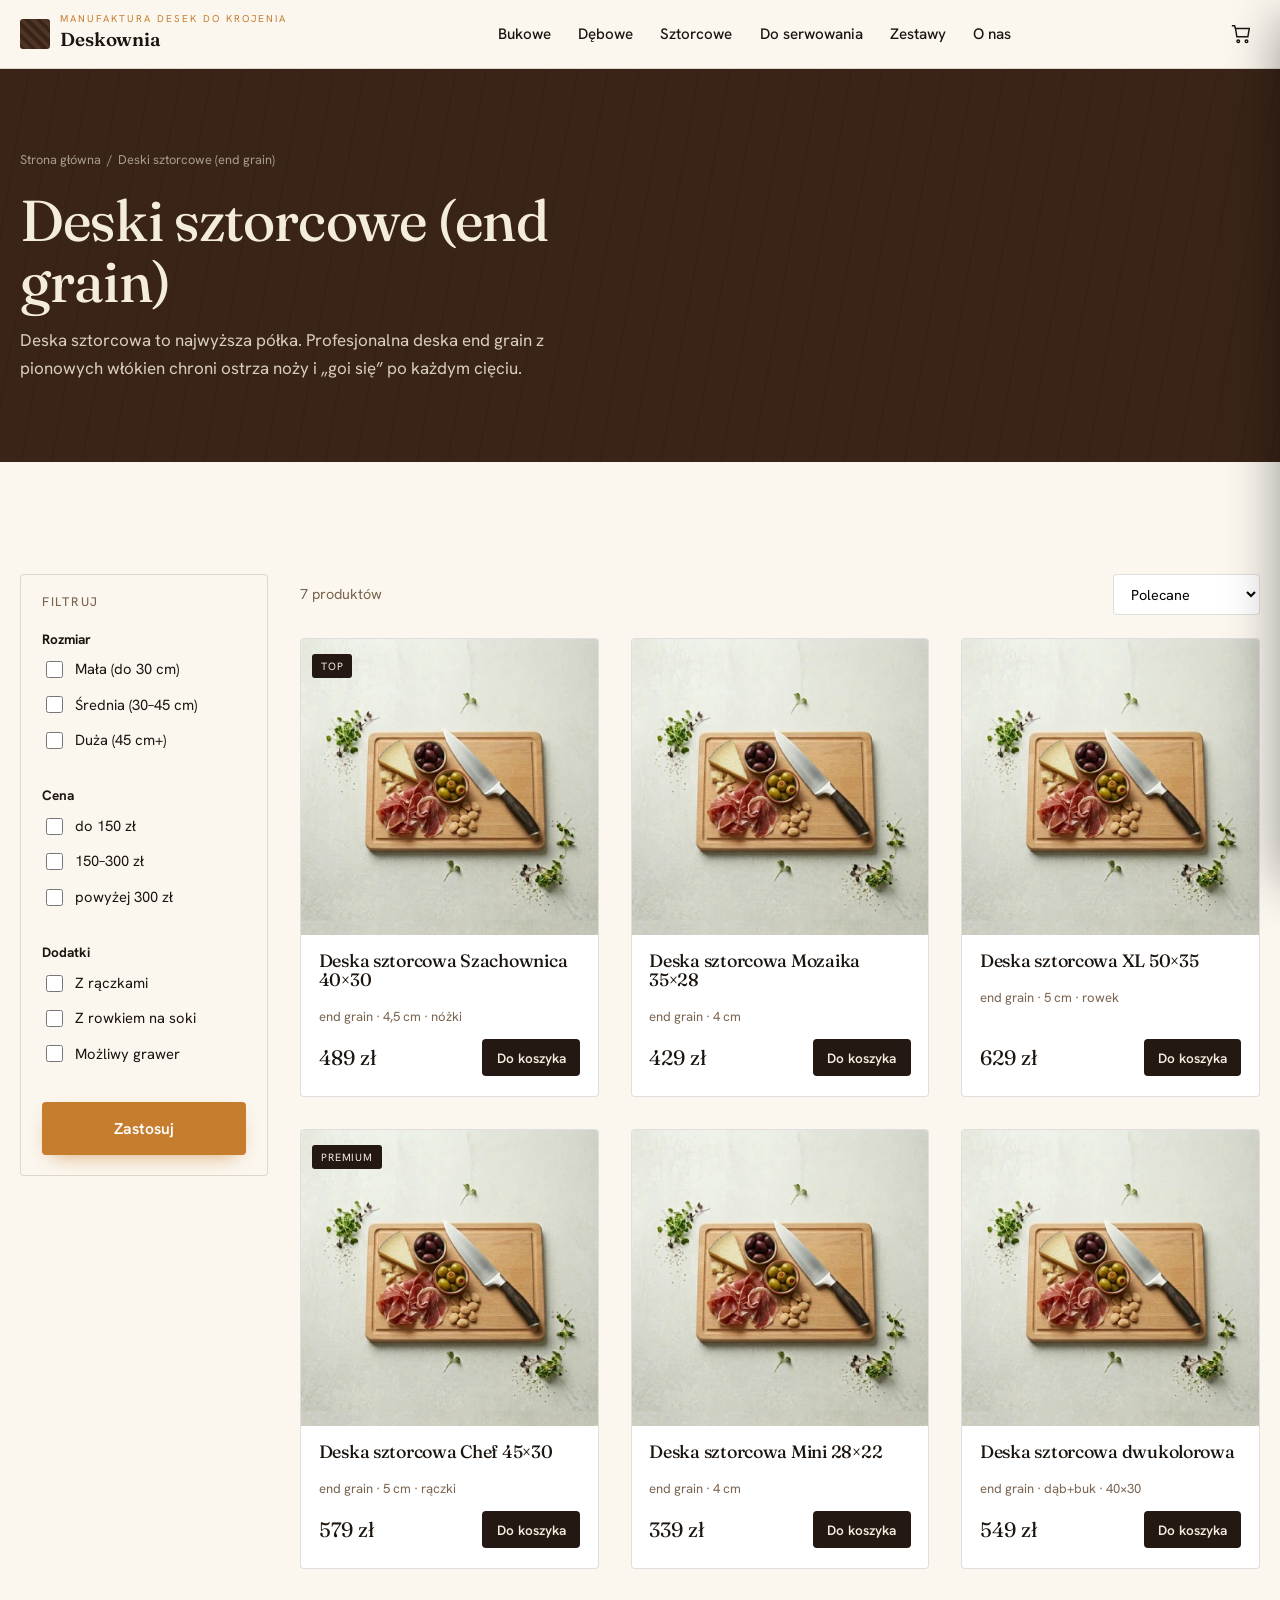
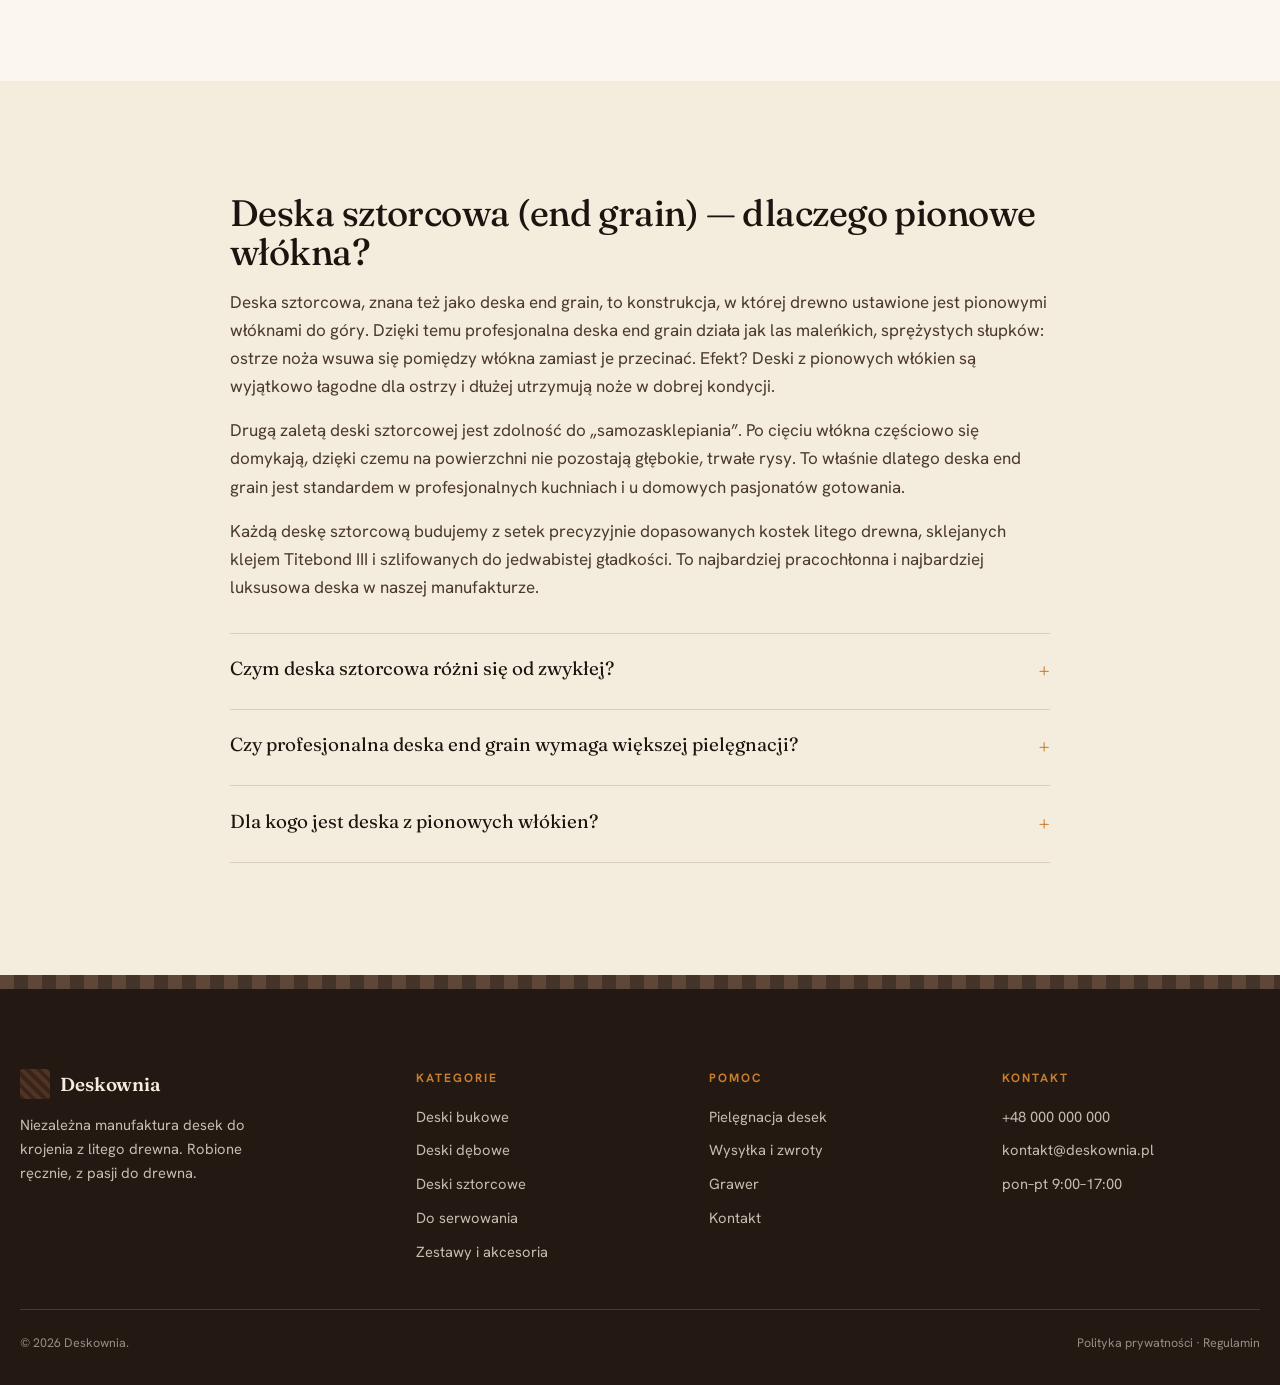
<file: kategoria-sztorcowe.html>
<!DOCTYPE html>
<html lang="pl">
<head>
<meta charset="UTF-8">
<meta name="viewport" content="width=device-width, initial-scale=1">
<title>Deska sztorcowa end grain — profesjonalna deska | Deskownia</title>
<meta name="description" content="Deska sztorcowa (end grain) z pionowych włókien. Profesjonalna deska end grain chroni ostrza i goi się sama. Premium, klej Titebond III. Sprawdź ▸">
<link rel="canonical" href="https://www.deskownia.pl/kategoria-sztorcowe.html">
<meta property="og:title" content="Deski sztorcowe end grain — wybór profesjonalistów">
<meta property="og:type" content="product.group">
<meta property="og:locale" content="pl_PL">
<link rel="preconnect" href="https://fonts.googleapis.com">
<link rel="preconnect" href="https://fonts.gstatic.com" crossorigin>
<link href="https://fonts.googleapis.com/css2?family=Fraunces:ital,opsz,wght@0,9..144,400;0,9..144,500;1,9..144,400&family=Hanken+Grotesk:wght@400;500;600;700&display=swap" rel="stylesheet">
<link rel="stylesheet" href="style.css">
<script type="application/ld+json">
{"@context":"https://schema.org","@type":"BreadcrumbList","itemListElement":[
{"@type":"ListItem","position":1,"name":"Strona główna","item":"https://www.deskownia.pl/"},
{"@type":"ListItem","position":2,"name":"Deski sztorcowe (end grain)","item":"https://www.deskownia.pl/kategoria-sztorcowe.html"}]}
</script>
</head>
<body>

<header class="site-header">
  <div class="wrap nav">
    <a class="brand" href="index.html" aria-label="Strona główna">
      <span class="mark" aria-hidden="true"></span>
      <span><small>Manufaktura desek do krojenia</small><b>Deskownia</b></span>
    </a>
    <nav class="nav-links" aria-label="Główne">
      <a href="kategoria-bukowe.html">Bukowe</a>
      <a href="kategoria-debowe.html">Dębowe</a>
      <a href="kategoria-sztorcowe.html">Sztorcowe</a>
      <a href="kategoria-serwowanie.html">Do serwowania</a>
      <a href="kategoria-zestawy.html">Zestawy</a>
      <a href="index.html#historia">O nas</a>
    </nav>
    <div class="nav-actions">
      <button class="icon-btn cart-btn" data-open-cart aria-label="Koszyk">
        <svg width="22" height="22" viewBox="0 0 24 24" fill="none" stroke="currentColor" stroke-width="1.6"><path d="M6 6h15l-1.5 9h-12z"/><circle cx="9" cy="20" r="1.4"/><circle cx="18" cy="20" r="1.4"/><path d="M6 6 5 3H2"/></svg>
        <span class="cart-count" data-cart-count style="display:none">0</span>
      </button>
      <button class="icon-btn burger" data-burger aria-label="Menu">
        <svg width="24" height="24" viewBox="0 0 24 24" fill="none" stroke="currentColor" stroke-width="1.8"><path d="M3 6h18M3 12h18M3 18h18"/></svg>
      </button>
    </div>
  </div>
</header>

<div class="mobile-menu" data-mobile-menu>
  <div class="mm-top">
    <span class="brand"><span class="mark"></span><b style="color:var(--oak)">Deskownia</b></span>
    <button class="icon-btn" data-menu-close aria-label="Zamknij"><svg width="26" height="26" viewBox="0 0 24 24" fill="none" stroke="currentColor" stroke-width="1.8"><path d="M6 6l12 12M18 6 6 18"/></svg></button>
  </div>
  <nav>
    <a href="kategoria-bukowe.html">Deski bukowe</a>
    <a href="kategoria-debowe.html">Deski dębowe</a>
    <a href="kategoria-sztorcowe.html">Deski sztorcowe</a>
    <a href="kategoria-serwowanie.html">Do serwowania</a>
    <a href="kategoria-zestawy.html">Zestawy prezentowe</a>
    <a href="index.html#historia">Nasza historia</a>
  </nav>
</div>

<section class="cat-hero">
  <div class="wrap">
    <div class="crumbs"><a href="index.html">Strona główna</a> &nbsp;/&nbsp; Deski sztorcowe (end grain)</div>
    <h1>Deski sztorcowe (end grain)</h1>
    <p>Deska sztorcowa to najwyższa półka. Profesjonalna deska end grain z pionowych włókien chroni ostrza noży i „goi się” po każdym cięciu.</p>
  </div>
</section>

<section class="section section--paper">
  <div class="wrap shop-layout">
    <button class="btn btn--ghost filter-toggle" data-filter-toggle>Filtry i sortowanie</button>
    <aside class="filters" data-filters>
      <h3>Filtruj</h3>
      <div class="filter-group">
        <strong style="font-size:.85rem">Rozmiar</strong>
        <label><input type="checkbox"> Mała (do 30 cm)</label>
        <label><input type="checkbox"> Średnia (30–45 cm)</label>
        <label><input type="checkbox"> Duża (45 cm+)</label>
      </div>
      <div class="filter-group">
        <strong style="font-size:.85rem">Cena</strong>
        <label><input type="checkbox"> do 150 zł</label>
        <label><input type="checkbox"> 150–300 zł</label>
        <label><input type="checkbox"> powyżej 300 zł</label>
      </div>
      <div class="filter-group">
        <strong style="font-size:.85rem">Dodatki</strong>
        <label><input type="checkbox"> Z rączkami</label>
        <label><input type="checkbox"> Z rowkiem na soki</label>
        <label><input type="checkbox"> Możliwy grawer</label>
      </div>
      <button class="btn btn--primary">Zastosuj</button>
    </aside>

    <div>
      <div class="toolbar">
        <span class="count">7 produktów</span>
        <select aria-label="Sortuj">
          <option>Polecane</option><option>Cena: rosnąco</option>
          <option>Cena: malejąco</option><option>Najnowsze</option>
        </select>
      </div>
      <div class="product-grid">
        <article class="product">
          <a class="p-link" href="produkt-deska-sztorcowa-szachownica.html" aria-label="Deska sztorcowa Szachownica 40×30"></a>
          <div class="p-img v3"><span class="badge">Top</span></div>
          <div class="p-body">
            <h3>Deska sztorcowa Szachownica 40×30</h3>
            <p class="p-meta">end grain · 4,5 cm · nóżki</p>
            <div class="p-foot">
              <span class="price">489 zł</span>
              <button class="add" data-add data-name="Deska sztorcowa Szachownica 40×30" data-price="489">Do koszyka</button>
            </div>
          </div>
        </article>
        <article class="product">
          <a class="p-link" href="produkt-deska-sztorcowa-mozaika-35x28.html" aria-label="Deska sztorcowa Mozaika 35×28"></a>
          <div class="p-img v3"></div>
          <div class="p-body">
            <h3>Deska sztorcowa Mozaika 35×28</h3>
            <p class="p-meta">end grain · 4 cm</p>
            <div class="p-foot">
              <span class="price">429 zł</span>
              <button class="add" data-add data-name="Deska sztorcowa Mozaika 35×28" data-price="429">Do koszyka</button>
            </div>
          </div>
        </article>
        <article class="product">
          <a class="p-link" href="produkt-deska-sztorcowa-xl-50x35.html" aria-label="Deska sztorcowa XL 50×35"></a>
          <div class="p-img v3"></div>
          <div class="p-body">
            <h3>Deska sztorcowa XL 50×35</h3>
            <p class="p-meta">end grain · 5 cm · rowek</p>
            <div class="p-foot">
              <span class="price">629 zł</span>
              <button class="add" data-add data-name="Deska sztorcowa XL 50×35" data-price="629">Do koszyka</button>
            </div>
          </div>
        </article>
        <article class="product">
          <a class="p-link" href="produkt-deska-sztorcowa-chef-45x30.html" aria-label="Deska sztorcowa Chef 45×30"></a>
          <div class="p-img v3"><span class="badge">Premium</span></div>
          <div class="p-body">
            <h3>Deska sztorcowa Chef 45×30</h3>
            <p class="p-meta">end grain · 5 cm · rączki</p>
            <div class="p-foot">
              <span class="price">579 zł</span>
              <button class="add" data-add data-name="Deska sztorcowa Chef 45×30" data-price="579">Do koszyka</button>
            </div>
          </div>
        </article>
        <article class="product">
          <a class="p-link" href="produkt-deska-sztorcowa-mini-28x22.html" aria-label="Deska sztorcowa Mini 28×22"></a>
          <div class="p-img v3"></div>
          <div class="p-body">
            <h3>Deska sztorcowa Mini 28×22</h3>
            <p class="p-meta">end grain · 4 cm</p>
            <div class="p-foot">
              <span class="price">339 zł</span>
              <button class="add" data-add data-name="Deska sztorcowa Mini 28×22" data-price="339">Do koszyka</button>
            </div>
          </div>
        </article>
        <article class="product">
          <a class="p-link" href="produkt-deska-sztorcowa-dwukolorowa.html" aria-label="Deska sztorcowa dwukolorowa"></a>
          <div class="p-img v3"></div>
          <div class="p-body">
            <h3>Deska sztorcowa dwukolorowa</h3>
            <p class="p-meta">end grain · dąb+buk · 40×30</p>
            <div class="p-foot">
              <span class="price">549 zł</span>
              <button class="add" data-add data-name="Deska sztorcowa dwukolorowa" data-price="549">Do koszyka</button>
            </div>
          </div>
        </article>
      </div>
    </div>
  </div>
</section>

<section class="section seo-block">
  <div class="wrap" data-reveal>
    <h2>Deska sztorcowa (end grain) — dlaczego pionowe włókna?</h2>
        <p>Deska sztorcowa, znana też jako deska end grain, to konstrukcja, w której drewno ustawione jest pionowymi włóknami do góry. Dzięki temu profesjonalna deska end grain działa jak las maleńkich, sprężystych słupków: ostrze noża wsuwa się pomiędzy włókna zamiast je przecinać. Efekt? Deski z pionowych włókien są wyjątkowo łagodne dla ostrzy i dłużej utrzymują noże w dobrej kondycji.</p>
    <p>Drugą zaletą deski sztorcowej jest zdolność do „samozasklepiania”. Po cięciu włókna częściowo się domykają, dzięki czemu na powierzchni nie pozostają głębokie, trwałe rysy. To właśnie dlatego deska end grain jest standardem w profesjonalnych kuchniach i u domowych pasjonatów gotowania.</p>
    <p>Każdą deskę sztorcową budujemy z setek precyzyjnie dopasowanych kostek litego drewna, sklejanych klejem Titebond III i szlifowanych do jedwabistej gładkości. To najbardziej pracochłonna i najbardziej luksusowa deska w naszej manufakturze.</p>
    <div class="faq">
      <details><summary>Czym deska sztorcowa różni się od zwykłej?</summary><p>W desce sztorcowej (end grain) włókna drewna ustawione są pionowo, co chroni ostrza noży i sprawia, że deska goi się po cięciu.</p></details>
      <details><summary>Czy profesjonalna deska end grain wymaga większej pielęgnacji?</summary><p>Tak, warto olejować ją nieco częściej, bo grubsza, sztorcowa konstrukcja chłonie więcej oleju. W zamian służy wyjątkowo długo.</p></details>
      <details><summary>Dla kogo jest deska z pionowych włókien?</summary><p>Dla każdego, kto ceni ostre noże i jakość — od domowych kucharzy po profesjonalistów.</p></details>
    </div>
  </div>
</section>

<div class="endgrain-band" aria-hidden="true"></div>

<footer class="site-footer">
  <div class="wrap foot-grid">
    <div class="foot-brand">
      <span class="brand"><span class="mark"></span><b style="color:var(--oak)">Deskownia</b></span>
      <p>Niezależna manufaktura desek do krojenia z litego drewna. Robione ręcznie, z pasji do drewna.</p>
    </div>
    <div><h4>Kategorie</h4><ul>
      <li><a href="kategoria-bukowe.html">Deski bukowe</a></li>
      <li><a href="kategoria-debowe.html">Deski dębowe</a></li>
      <li><a href="kategoria-sztorcowe.html">Deski sztorcowe</a></li>
      <li><a href="kategoria-serwowanie.html">Do serwowania</a></li>
      <li><a href="kategoria-zestawy.html">Zestawy i akcesoria</a></li>
    </ul></div>
    <div><h4>Pomoc</h4><ul>
      <li><a href="#">Pielęgnacja desek</a></li><li><a href="#">Wysyłka i zwroty</a></li>
      <li><a href="#">Grawer</a></li><li><a href="#">Kontakt</a></li>
    </ul></div>
    <div><h4>Kontakt</h4><ul>
      <li><a href="tel:+48000000000">+48 000 000 000</a></li>
      <li><a href="mailto:kontakt@deskownia.pl">kontakt@deskownia.pl</a></li>
      <li>pon–pt 9:00–17:00</li>
    </ul></div>
  </div>
  <div class="wrap foot-bottom">
    <span>© 2026 Deskownia.</span><span>Polityka prywatności · Regulamin</span>
  </div>
</footer>

<div class="drawer-overlay" data-overlay></div>
<aside class="cart-drawer" data-cart-drawer aria-label="Koszyk">
  <header><h3>Twój koszyk</h3>
    <button class="icon-btn" data-close-cart aria-label="Zamknij"><svg width="24" height="24" viewBox="0 0 24 24" fill="none" stroke="currentColor" stroke-width="1.8"><path d="M6 6l12 12M18 6 6 18"/></svg></button>
  </header>
  <div class="cart-free" data-cart-free>Darmowa wysyłka od 250 zł</div>
  <div class="cart-items" data-cart-items></div>
  <div class="cart-foot">
    <div class="row"><span>Razem</span><b data-cart-total>0 zł</b></div>
    <a class="btn btn--primary" href="#">Przejdź do kasy <span class="arrow">→</span></a>
    <div class="cart-pay"><span class="pay-chip">BLIK</span><span class="pay-chip">Apple&nbsp;Pay</span><span class="pay-chip">Google&nbsp;Pay</span><span class="pay-chip">Przelewy24</span></div>
  </div>
</aside>

<script src="script.js"></script>
</body>
</html>
</file>
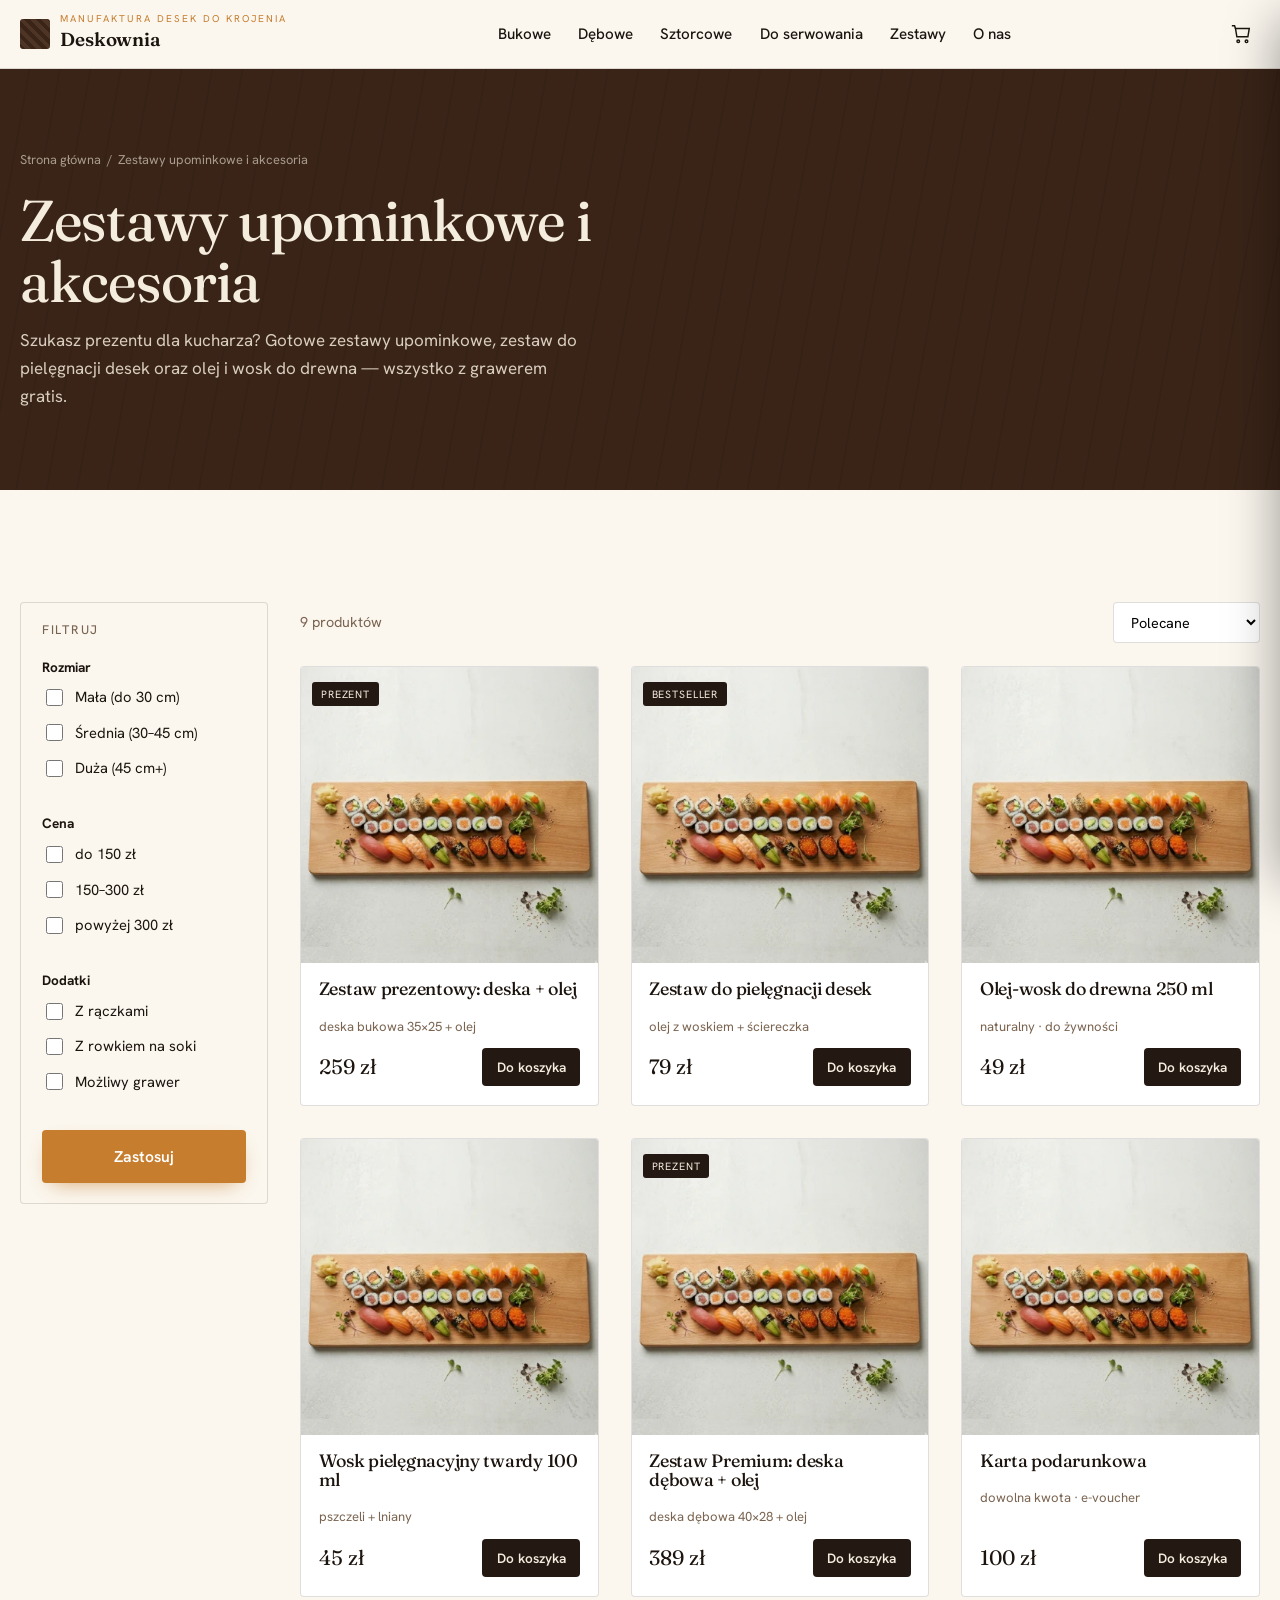
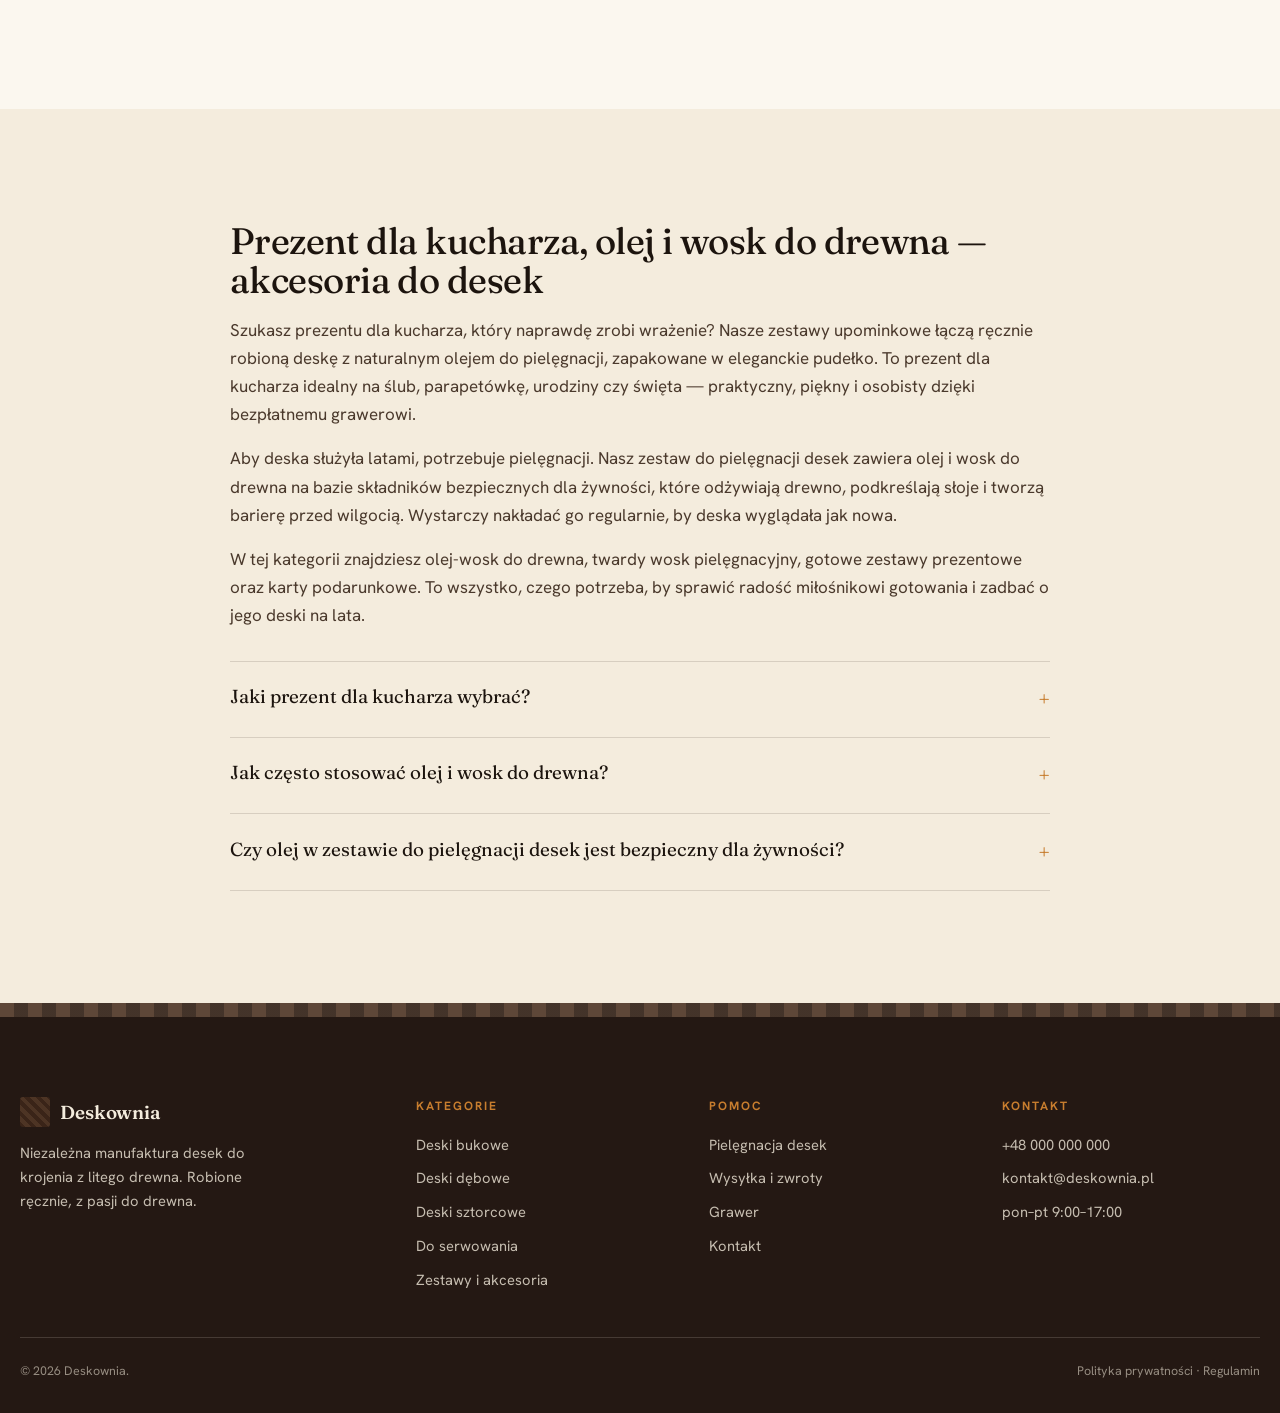
<file: kategoria-zestawy.html>
<!DOCTYPE html>
<html lang="pl">
<head>
<meta charset="UTF-8">
<meta name="viewport" content="width=device-width, initial-scale=1">
<title>Prezent dla kucharza — zestaw do pielęgnacji desek, olej | Deskownia</title>
<meta name="description" content="Prezent dla kucharza: zestawy upominkowe, zestaw do pielęgnacji desek oraz olej i wosk do drewna. Grawer gratis. Darmowa wysyłka od 250 zł. Zamów ▸">
<link rel="canonical" href="https://www.deskownia.pl/kategoria-zestawy.html">
<meta property="og:title" content="Zestawy upominkowe i akcesoria — prezent dla kucharza">
<meta property="og:type" content="product.group">
<meta property="og:locale" content="pl_PL">
<link rel="preconnect" href="https://fonts.googleapis.com">
<link rel="preconnect" href="https://fonts.gstatic.com" crossorigin>
<link href="https://fonts.googleapis.com/css2?family=Fraunces:ital,opsz,wght@0,9..144,400;0,9..144,500;1,9..144,400&family=Hanken+Grotesk:wght@400;500;600;700&display=swap" rel="stylesheet">
<link rel="stylesheet" href="style.css">
<script type="application/ld+json">
{"@context":"https://schema.org","@type":"BreadcrumbList","itemListElement":[
{"@type":"ListItem","position":1,"name":"Strona główna","item":"https://www.deskownia.pl/"},
{"@type":"ListItem","position":2,"name":"Zestawy upominkowe i akcesoria","item":"https://www.deskownia.pl/kategoria-zestawy.html"}]}
</script>
</head>
<body>

<header class="site-header">
  <div class="wrap nav">
    <a class="brand" href="index.html" aria-label="Strona główna">
      <span class="mark" aria-hidden="true"></span>
      <span><small>Manufaktura desek do krojenia</small><b>Deskownia</b></span>
    </a>
    <nav class="nav-links" aria-label="Główne">
      <a href="kategoria-bukowe.html">Bukowe</a>
      <a href="kategoria-debowe.html">Dębowe</a>
      <a href="kategoria-sztorcowe.html">Sztorcowe</a>
      <a href="kategoria-serwowanie.html">Do serwowania</a>
      <a href="kategoria-zestawy.html">Zestawy</a>
      <a href="index.html#historia">O nas</a>
    </nav>
    <div class="nav-actions">
      <button class="icon-btn cart-btn" data-open-cart aria-label="Koszyk">
        <svg width="22" height="22" viewBox="0 0 24 24" fill="none" stroke="currentColor" stroke-width="1.6"><path d="M6 6h15l-1.5 9h-12z"/><circle cx="9" cy="20" r="1.4"/><circle cx="18" cy="20" r="1.4"/><path d="M6 6 5 3H2"/></svg>
        <span class="cart-count" data-cart-count style="display:none">0</span>
      </button>
      <button class="icon-btn burger" data-burger aria-label="Menu">
        <svg width="24" height="24" viewBox="0 0 24 24" fill="none" stroke="currentColor" stroke-width="1.8"><path d="M3 6h18M3 12h18M3 18h18"/></svg>
      </button>
    </div>
  </div>
</header>

<div class="mobile-menu" data-mobile-menu>
  <div class="mm-top">
    <span class="brand"><span class="mark"></span><b style="color:var(--oak)">Deskownia</b></span>
    <button class="icon-btn" data-menu-close aria-label="Zamknij"><svg width="26" height="26" viewBox="0 0 24 24" fill="none" stroke="currentColor" stroke-width="1.8"><path d="M6 6l12 12M18 6 6 18"/></svg></button>
  </div>
  <nav>
    <a href="kategoria-bukowe.html">Deski bukowe</a>
    <a href="kategoria-debowe.html">Deski dębowe</a>
    <a href="kategoria-sztorcowe.html">Deski sztorcowe</a>
    <a href="kategoria-serwowanie.html">Do serwowania</a>
    <a href="kategoria-zestawy.html">Zestawy prezentowe</a>
    <a href="index.html#historia">Nasza historia</a>
  </nav>
</div>

<section class="cat-hero">
  <div class="wrap">
    <div class="crumbs"><a href="index.html">Strona główna</a> &nbsp;/&nbsp; Zestawy upominkowe i akcesoria</div>
    <h1>Zestawy upominkowe i akcesoria</h1>
    <p>Szukasz prezentu dla kucharza? Gotowe zestawy upominkowe, zestaw do pielęgnacji desek oraz olej i wosk do drewna — wszystko z grawerem gratis.</p>
  </div>
</section>

<section class="section section--paper">
  <div class="wrap shop-layout">
    <button class="btn btn--ghost filter-toggle" data-filter-toggle>Filtry i sortowanie</button>
    <aside class="filters" data-filters>
      <h3>Filtruj</h3>
      <div class="filter-group">
        <strong style="font-size:.85rem">Rozmiar</strong>
        <label><input type="checkbox"> Mała (do 30 cm)</label>
        <label><input type="checkbox"> Średnia (30–45 cm)</label>
        <label><input type="checkbox"> Duża (45 cm+)</label>
      </div>
      <div class="filter-group">
        <strong style="font-size:.85rem">Cena</strong>
        <label><input type="checkbox"> do 150 zł</label>
        <label><input type="checkbox"> 150–300 zł</label>
        <label><input type="checkbox"> powyżej 300 zł</label>
      </div>
      <div class="filter-group">
        <strong style="font-size:.85rem">Dodatki</strong>
        <label><input type="checkbox"> Z rączkami</label>
        <label><input type="checkbox"> Z rowkiem na soki</label>
        <label><input type="checkbox"> Możliwy grawer</label>
      </div>
      <button class="btn btn--primary">Zastosuj</button>
    </aside>

    <div>
      <div class="toolbar">
        <span class="count">9 produktów</span>
        <select aria-label="Sortuj">
          <option>Polecane</option><option>Cena: rosnąco</option>
          <option>Cena: malejąco</option><option>Najnowsze</option>
        </select>
      </div>
      <div class="product-grid">
        <article class="product">
          <div class="p-img v1"><span class="badge">Prezent</span></div>
          <div class="p-body">
            <h3>Zestaw prezentowy: deska + olej</h3>
            <p class="p-meta">deska bukowa 35×25 + olej</p>
            <div class="p-foot">
              <span class="price">259 zł</span>
              <button class="add" data-add data-name="Zestaw prezentowy: deska + olej" data-price="259">Do koszyka</button>
            </div>
          </div>
        </article>
        <article class="product">
          <div class="p-img v1"><span class="badge">Bestseller</span></div>
          <div class="p-body">
            <h3>Zestaw do pielęgnacji desek</h3>
            <p class="p-meta">olej z woskiem + ściereczka</p>
            <div class="p-foot">
              <span class="price">79 zł</span>
              <button class="add" data-add data-name="Zestaw do pielęgnacji desek" data-price="79">Do koszyka</button>
            </div>
          </div>
        </article>
        <article class="product">
          <div class="p-img v1"></div>
          <div class="p-body">
            <h3>Olej-wosk do drewna 250 ml</h3>
            <p class="p-meta">naturalny · do żywności</p>
            <div class="p-foot">
              <span class="price">49 zł</span>
              <button class="add" data-add data-name="Olej-wosk do drewna 250 ml" data-price="49">Do koszyka</button>
            </div>
          </div>
        </article>
        <article class="product">
          <div class="p-img v1"></div>
          <div class="p-body">
            <h3>Wosk pielęgnacyjny twardy 100 ml</h3>
            <p class="p-meta">pszczeli + lniany</p>
            <div class="p-foot">
              <span class="price">45 zł</span>
              <button class="add" data-add data-name="Wosk pielęgnacyjny twardy 100 ml" data-price="45">Do koszyka</button>
            </div>
          </div>
        </article>
        <article class="product">
          <div class="p-img v1"><span class="badge">Prezent</span></div>
          <div class="p-body">
            <h3>Zestaw Premium: deska dębowa + olej</h3>
            <p class="p-meta">deska dębowa 40×28 + olej</p>
            <div class="p-foot">
              <span class="price">389 zł</span>
              <button class="add" data-add data-name="Zestaw Premium: deska dębowa + olej" data-price="389">Do koszyka</button>
            </div>
          </div>
        </article>
        <article class="product">
          <div class="p-img v1"></div>
          <div class="p-body">
            <h3>Karta podarunkowa</h3>
            <p class="p-meta">dowolna kwota · e-voucher</p>
            <div class="p-foot">
              <span class="price">100 zł</span>
              <button class="add" data-add data-name="Karta podarunkowa" data-price="100">Do koszyka</button>
            </div>
          </div>
        </article>
      </div>
    </div>
  </div>
</section>

<section class="section seo-block">
  <div class="wrap" data-reveal>
    <h2>Prezent dla kucharza, olej i wosk do drewna — akcesoria do desek</h2>
        <p>Szukasz prezentu dla kucharza, który naprawdę zrobi wrażenie? Nasze zestawy upominkowe łączą ręcznie robioną deskę z naturalnym olejem do pielęgnacji, zapakowane w eleganckie pudełko. To prezent dla kucharza idealny na ślub, parapetówkę, urodziny czy święta — praktyczny, piękny i osobisty dzięki bezpłatnemu grawerowi.</p>
    <p>Aby deska służyła latami, potrzebuje pielęgnacji. Nasz zestaw do pielęgnacji desek zawiera olej i wosk do drewna na bazie składników bezpiecznych dla żywności, które odżywiają drewno, podkreślają słoje i tworzą barierę przed wilgocią. Wystarczy nakładać go regularnie, by deska wyglądała jak nowa.</p>
    <p>W tej kategorii znajdziesz olej-wosk do drewna, twardy wosk pielęgnacyjny, gotowe zestawy prezentowe oraz karty podarunkowe. To wszystko, czego potrzeba, by sprawić radość miłośnikowi gotowania i zadbać o jego deski na lata.</p>
    <div class="faq">
      <details><summary>Jaki prezent dla kucharza wybrać?</summary><p>Najpopularniejszy jest zestaw deska + olej z grawerem. To praktyczny i osobisty prezent, który zostaje na lata.</p></details>
      <details><summary>Jak często stosować olej i wosk do drewna?</summary><p>Nową deskę olejuj raz w tygodniu przez pierwszy miesiąc, potem co 4–6 tygodni lub gdy drewno staje się matowe.</p></details>
      <details><summary>Czy olej w zestawie do pielęgnacji desek jest bezpieczny dla żywności?</summary><p>Tak, używamy wyłącznie naturalnych olejów i wosków certyfikowanych do kontaktu z żywnością.</p></details>
    </div>
  </div>
</section>

<div class="endgrain-band" aria-hidden="true"></div>

<footer class="site-footer">
  <div class="wrap foot-grid">
    <div class="foot-brand">
      <span class="brand"><span class="mark"></span><b style="color:var(--oak)">Deskownia</b></span>
      <p>Niezależna manufaktura desek do krojenia z litego drewna. Robione ręcznie, z pasji do drewna.</p>
    </div>
    <div><h4>Kategorie</h4><ul>
      <li><a href="kategoria-bukowe.html">Deski bukowe</a></li>
      <li><a href="kategoria-debowe.html">Deski dębowe</a></li>
      <li><a href="kategoria-sztorcowe.html">Deski sztorcowe</a></li>
      <li><a href="kategoria-serwowanie.html">Do serwowania</a></li>
      <li><a href="kategoria-zestawy.html">Zestawy i akcesoria</a></li>
    </ul></div>
    <div><h4>Pomoc</h4><ul>
      <li><a href="#">Pielęgnacja desek</a></li><li><a href="#">Wysyłka i zwroty</a></li>
      <li><a href="#">Grawer</a></li><li><a href="#">Kontakt</a></li>
    </ul></div>
    <div><h4>Kontakt</h4><ul>
      <li><a href="tel:+48000000000">+48 000 000 000</a></li>
      <li><a href="mailto:kontakt@deskownia.pl">kontakt@deskownia.pl</a></li>
      <li>pon–pt 9:00–17:00</li>
    </ul></div>
  </div>
  <div class="wrap foot-bottom">
    <span>© 2026 Deskownia.</span><span>Polityka prywatności · Regulamin</span>
  </div>
</footer>

<div class="drawer-overlay" data-overlay></div>
<aside class="cart-drawer" data-cart-drawer aria-label="Koszyk">
  <header><h3>Twój koszyk</h3>
    <button class="icon-btn" data-close-cart aria-label="Zamknij"><svg width="24" height="24" viewBox="0 0 24 24" fill="none" stroke="currentColor" stroke-width="1.8"><path d="M6 6l12 12M18 6 6 18"/></svg></button>
  </header>
  <div class="cart-free" data-cart-free>Darmowa wysyłka od 250 zł</div>
  <div class="cart-items" data-cart-items></div>
  <div class="cart-foot">
    <div class="row"><span>Razem</span><b data-cart-total>0 zł</b></div>
    <a class="btn btn--primary" href="#">Przejdź do kasy <span class="arrow">→</span></a>
    <div class="cart-pay"><span class="pay-chip">BLIK</span><span class="pay-chip">Apple&nbsp;Pay</span><span class="pay-chip">Google&nbsp;Pay</span><span class="pay-chip">Przelewy24</span></div>
  </div>
</aside>

<script src="script.js"></script>
</body>
</html>
</file>
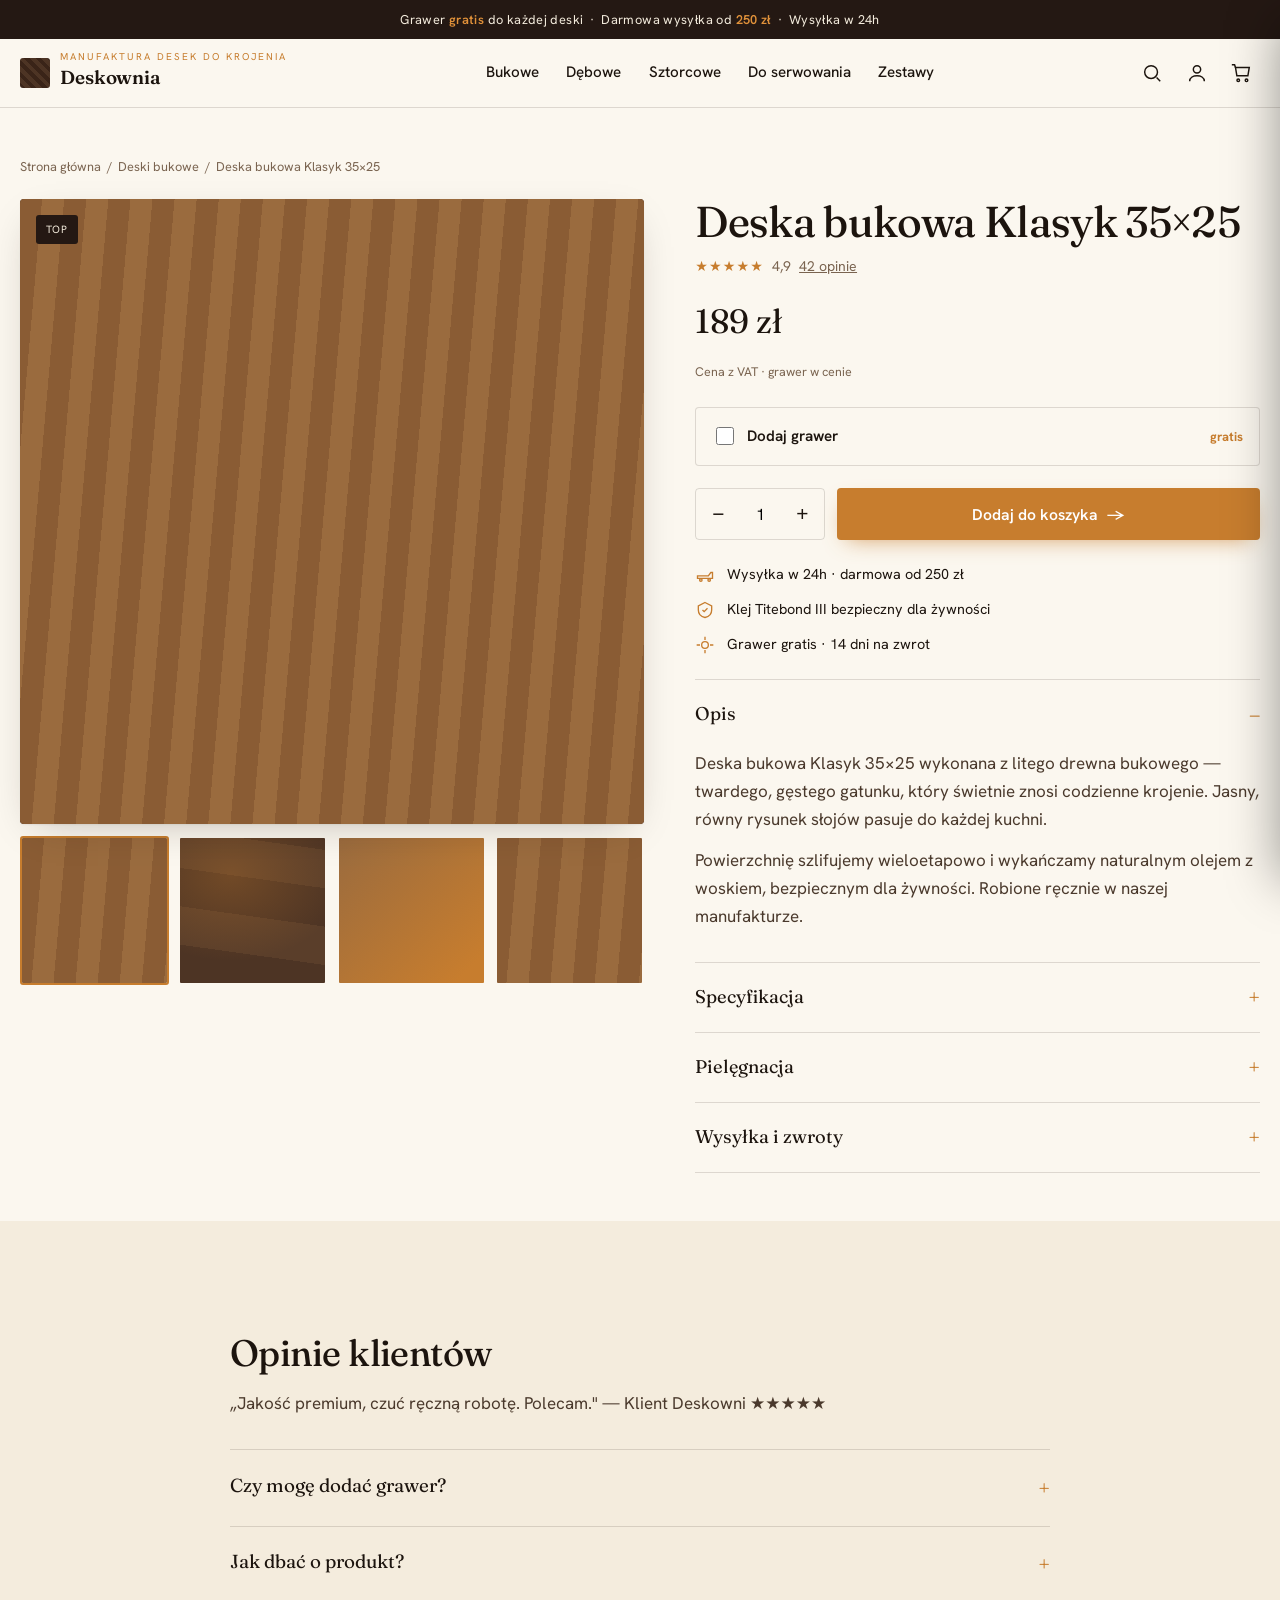
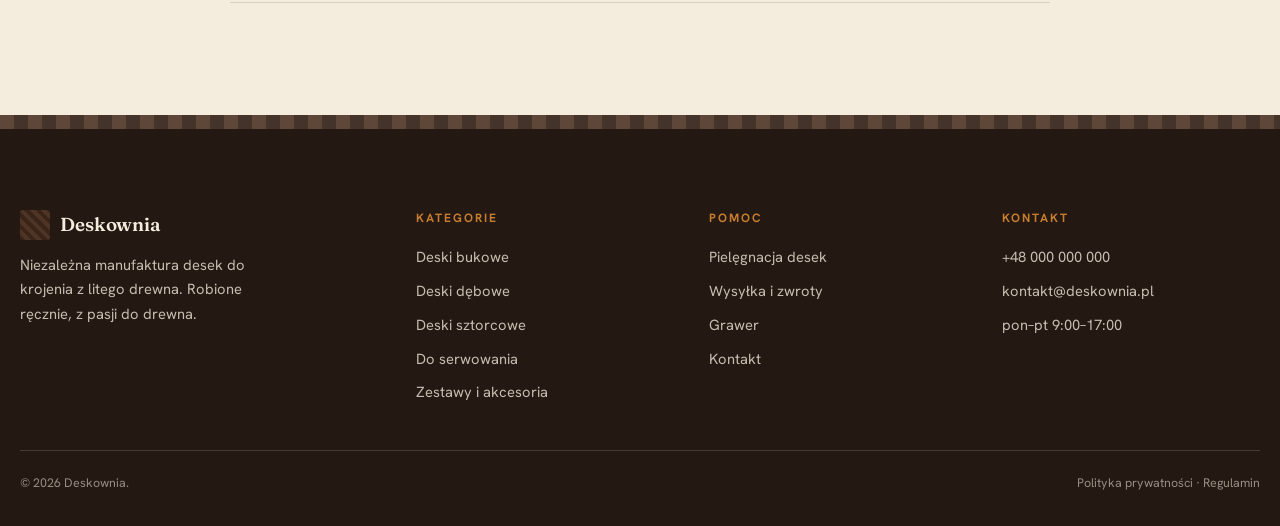
<file: produkt-deska-bukowa-klasyk-35x25.html>
<!DOCTYPE html>
<html lang="pl">
<head>
<meta charset="UTF-8">
<meta name="viewport" content="width=device-width, initial-scale=1">
<title>Deska bukowa Klasyk 35×25 — premium | Deskownia</title>
<meta name="description" content="Deska bukowa Klasyk 35×25 — lite drewno bukowe, klej Titebond III, grawer gratis. Ręczne wykończenie. Darmowa wysyłka od 250 zł ▸">
<link rel="canonical" href="https://www.deskownia.pl/produkt-deska-bukowa-klasyk-35x25.html">
<meta property="og:title" content="Deska bukowa Klasyk 35×25 — premium">
<meta property="og:type" content="product">
<meta property="og:locale" content="pl_PL">
<meta property="og:site_name" content="Deskownia">
<link rel="preconnect" href="https://fonts.googleapis.com">
<link rel="preconnect" href="https://fonts.gstatic.com" crossorigin>
<link href="https://fonts.googleapis.com/css2?family=Fraunces:ital,opsz,wght@0,9..144,400;0,9..144,500;1,9..144,400&family=Hanken+Grotesk:wght@400;500;600;700&display=swap" rel="stylesheet">
<link rel="stylesheet" href="style.css">
<script type="application/ld+json">
{"@context":"https://schema.org","@type":"Product","name":"Deska bukowa Klasyk 35×25","description":"Deska bukowa Klasyk 35×25 wykonana z litego drewna bukowego — twardego, gęstego gatunku, który świetnie znosi codzienne krojenie. Jasny, równy rysunek słojów pasuje do każdej kuchni.","brand":{"@type":"Brand","name":"Deskownia"},"material":"lite drewno bukowe","offers":{"@type":"Offer","url":"https://www.deskownia.pl/produkt-deska-bukowa-klasyk-35x25.html","priceCurrency":"PLN","price":"189","availability":"https://schema.org/InStock","itemCondition":"https://schema.org/NewCondition"},"aggregateRating":{"@type":"AggregateRating","ratingValue":"4.9","reviewCount":"42"}}
</script>
<script type="application/ld+json">
{"@context":"https://schema.org","@type":"BreadcrumbList","itemListElement":[
{"@type":"ListItem","position":1,"name":"Strona główna","item":"https://www.deskownia.pl/"},
{"@type":"ListItem","position":2,"name":"Deski bukowe","item":"https://www.deskownia.pl/kategoria-bukowe.html"},
{"@type":"ListItem","position":3,"name":"Deska bukowa Klasyk 35×25","item":"https://www.deskownia.pl/produkt-deska-bukowa-klasyk-35x25.html"}]}
</script>
</head>
<body>

<div class="announce">Grawer <b>gratis</b> do każdej deski &nbsp;·&nbsp; Darmowa wysyłka od <b>250 zł</b> &nbsp;·&nbsp; Wysyłka w 24h</div>

<header class="site-header">
  <div class="wrap nav">
    <a class="brand" href="index.html" aria-label="Strona główna">
      <span class="mark" aria-hidden="true"></span>
      <span><small>Manufaktura desek do krojenia</small><b>Deskownia</b></span>
    </a>
    <nav class="nav-links" aria-label="Główne">
      <a href="kategoria-bukowe.html">Bukowe</a>
      <a href="kategoria-debowe.html">Dębowe</a>
      <a href="kategoria-sztorcowe.html">Sztorcowe</a>
      <a href="kategoria-serwowanie.html">Do serwowania</a>
      <a href="kategoria-zestawy.html">Zestawy</a>
    </nav>
    <div class="nav-actions">
      <button class="icon-btn" data-open-search aria-label="Szukaj"><svg width="22" height="22" viewBox="0 0 24 24" fill="none" stroke="currentColor" stroke-width="1.6"><circle cx="11" cy="11" r="7"/><path d="M21 21l-4-4"/></svg></button>
      <button class="icon-btn" aria-label="Konto"><svg width="22" height="22" viewBox="0 0 24 24" fill="none" stroke="currentColor" stroke-width="1.6"><circle cx="12" cy="8" r="4"/><path d="M4 21c0-4 4-6 8-6s8 2 8 6"/></svg></button>
      <button class="icon-btn cart-btn" data-open-cart aria-label="Koszyk"><svg width="22" height="22" viewBox="0 0 24 24" fill="none" stroke="currentColor" stroke-width="1.6"><path d="M6 6h15l-1.5 9h-12z"/><circle cx="9" cy="20" r="1.4"/><circle cx="18" cy="20" r="1.4"/><path d="M6 6 5 3H2"/></svg><span class="cart-count" data-cart-count style="display:none">0</span></button>
      <button class="icon-btn burger" data-burger aria-label="Menu"><svg width="24" height="24" viewBox="0 0 24 24" fill="none" stroke="currentColor" stroke-width="1.8"><path d="M3 6h18M3 12h18M3 18h18"/></svg></button>
    </div>
  </div>
</header>

<div class="mobile-menu" data-mobile-menu>
  <div class="mm-top">
    <span class="brand"><span class="mark"></span><b style="color:var(--oak)">Deskownia</b></span>
    <button class="icon-btn" data-menu-close aria-label="Zamknij"><svg width="26" height="26" viewBox="0 0 24 24" fill="none" stroke="currentColor" stroke-width="1.8"><path d="M6 6l12 12M18 6 6 18"/></svg></button>
  </div>
  <nav>
    <a href="kategoria-bukowe.html">Deski bukowe</a>
    <a href="kategoria-debowe.html">Deski dębowe</a>
    <a href="kategoria-sztorcowe.html">Deski sztorcowe</a>
    <a href="kategoria-serwowanie.html">Do serwowania</a>
    <a href="kategoria-zestawy.html">Zestawy prezentowe</a>
  </nav>
</div>

<div class="search-overlay" data-search-overlay>
  <div class="search-panel">
    <div class="sp-row">
      <svg width="24" height="24" viewBox="0 0 24 24" fill="none" stroke="var(--clay)" stroke-width="1.6"><circle cx="11" cy="11" r="7"/><path d="M21 21l-4-4"/></svg>
      <input type="search" placeholder="Czego szukasz? np. deska sztorcowa, prezent…" aria-label="Szukaj produktów">
    </div>
    <div class="search-sug">
      <a href="kategoria-sztorcowe.html">deska sztorcowa</a>
      <a href="kategoria-debowe.html">deska dębowa</a>
      <a href="kategoria-zestawy.html">prezent dla kucharza</a>
      <a href="kategoria-serwowanie.html">deska na sery</a>
      <a href="kategoria-zestawy.html">olej do drewna</a>
    </div>
  </div>
</div>

<main class="section section--paper pdp">
  <div class="wrap">
    <div class="crumbs">
      <a href="index.html">Strona główna</a> &nbsp;/&nbsp;
      <a href="kategoria-bukowe.html">Deski bukowe</a> &nbsp;/&nbsp;
      Deska bukowa Klasyk 35×25
    </div>
    <div class="pdp-grid">
      <div class="gallery">
        <div class="g-main">
          <span class="g-badge">Top</span>
          <span class="g-frame gf4 on" data-frame="0" aria-hidden="true"></span>
          <span class="g-frame gf2" data-frame="1" aria-hidden="true"></span>
          <span class="g-frame gf3" data-frame="2" aria-hidden="true"></span>
          <span class="g-frame gf4" data-frame="3" aria-hidden="true"></span>
        </div>
        <div class="g-thumbs">
          <button class="on" data-thumb="0" aria-label="Widok 1"><span class="g-frame gf4 on" style="position:static;display:block;width:100%;height:100%"></span></button>
          <button data-thumb="1" aria-label="Widok 2"><span class="g-frame gf2 on" style="position:static;display:block;width:100%;height:100%"></span></button>
          <button data-thumb="2" aria-label="Widok 3"><span class="g-frame gf3 on" style="position:static;display:block;width:100%;height:100%"></span></button>
          <button data-thumb="3" aria-label="Widok 4"><span class="g-frame gf4 on" style="position:static;display:block;width:100%;height:100%"></span></button>
        </div>
      </div>

      <div class="buy">
        <h1>Deska bukowa Klasyk 35×25</h1>
        <div class="rating"><span class="stars">★★★★★</span><span>4,9</span><a href="#opinie">42 opinie</a></div>
        <div class="price-row"><span class="price-now" data-price-now>189 zł</span></div>
        <p class="price-vat">Cena z VAT · grawer w cenie</p>

        <div class="engrave" data-engrave>
          <label class="eg-head"><input type="checkbox" data-engrave-toggle> Dodaj grawer <span class="eg-free">gratis</span></label>
          <input type="text" maxlength="30" placeholder="Tekst grawera (max 30 znaków)" aria-label="Tekst grawera">
        </div>

        <div class="buy-actions">
          <div class="qty">
            <button type="button" data-qty-dec aria-label="Mniej">−</button>
            <input type="text" value="1" data-qty-val aria-label="Ilość" readonly>
            <button type="button" data-qty-inc aria-label="Więcej">+</button>
          </div>
          <button class="btn btn--primary" data-add data-main-add data-name="Deska bukowa Klasyk 35×25" data-price="189" data-qty="1">Dodaj do koszyka <span class="arrow">→</span></button>
        </div>

        <ul class="trust-list">
          <li><svg viewBox="0 0 24 24" fill="none" stroke="currentColor" stroke-width="1.6"><path d="M3 13h13l3-4h2v7H3z"/><circle cx="7" cy="18" r="1.5"/><circle cx="17" cy="18" r="1.5"/></svg> Wysyłka w 24h · darmowa od 250 zł</li>
          <li><svg viewBox="0 0 24 24" fill="none" stroke="currentColor" stroke-width="1.6"><path d="M12 3l8 4v5c0 5-3.5 8-8 9-4.5-1-8-4-8-9V7z"/><path d="M9 12l2 2 4-4"/></svg> Klej Titebond III bezpieczny dla żywności</li>
          <li><svg viewBox="0 0 24 24" fill="none" stroke="currentColor" stroke-width="1.6"><path d="M12 2v4M12 18v4M2 12h4M18 12h4"/><circle cx="12" cy="12" r="4"/></svg> Grawer gratis · 14 dni na zwrot</li>
        </ul>

        <div class="pdp-acc">
          <details open><summary>Opis</summary><div class="acc-body"><p>Deska bukowa Klasyk 35×25 wykonana z litego drewna bukowego — twardego, gęstego gatunku, który świetnie znosi codzienne krojenie. Jasny, równy rysunek słojów pasuje do każdej kuchni.</p><p>Powierzchnię szlifujemy wieloetapowo i wykańczamy naturalnym olejem z woskiem, bezpiecznym dla żywności. Robione ręcznie w naszej manufakturze.</p></div></details>
          <details><summary>Specyfikacja</summary><div class="acc-body"><ul class="spec">
            <li><span>Materiał</span><b>lite drewno bukowe</b></li>
            <li><span>Szczegóły</span><b>lite drewno · 35×25 · rowek</b></li>
            <li><span>Klej</span><b>Titebond III</b></li>
            <li><span>Wykończenie</span><b>olej z woskiem</b></li>
          </ul></div></details>
          <details><summary>Pielęgnacja</summary><div class="acc-body"><p>Myj ręcznie ciepłą wodą, susz pionowo. Nie wkładaj do zmywarki i nie namaczaj. Olejuj regularnie naszym olejem z woskiem co 4–6 tygodni.</p></div></details>
          <details><summary>Wysyłka i zwroty</summary><div class="acc-body"><p>Wysyłka w 24h. Darmowa dostawa od 250 zł. 14 dni na zwrot bez podania przyczyny.</p></div></details>
        </div>
      </div>
    </div>
  </div>
</main>

<section class="section seo-block" id="opinie">
  <div class="wrap" data-reveal>
    <h2>Opinie klientów</h2>
    <p>„Jakość premium, czuć ręczną robotę. Polecam." — Klient Deskowni ★★★★★</p>
    <div class="faq">
      <details><summary>Czy mogę dodać grawer?</summary><p>Tak, grawer jest gratis. Zaznacz opcję powyżej i wpisz tekst przed dodaniem do koszyka.</p></details>
      <details><summary>Jak dbać o produkt?</summary><p>Myj ręcznie, susz pionowo i olejuj regularnie naszym olejem z woskiem.</p></details>
    </div>
  </div>
</section>

<div class="endgrain-band" aria-hidden="true"></div>

<footer class="site-footer">
  <div class="wrap foot-grid">
    <div class="foot-brand">
      <span class="brand"><span class="mark"></span><b style="color:var(--oak)">Deskownia</b></span>
      <p>Niezależna manufaktura desek do krojenia z litego drewna. Robione ręcznie, z pasji do drewna.</p>
    </div>
    <div><h4>Kategorie</h4><ul>
      <li><a href="kategoria-bukowe.html">Deski bukowe</a></li>
      <li><a href="kategoria-debowe.html">Deski dębowe</a></li>
      <li><a href="kategoria-sztorcowe.html">Deski sztorcowe</a></li>
      <li><a href="kategoria-serwowanie.html">Do serwowania</a></li>
      <li><a href="kategoria-zestawy.html">Zestawy i akcesoria</a></li>
    </ul></div>
    <div><h4>Pomoc</h4><ul>
      <li><a href="#">Pielęgnacja desek</a></li><li><a href="#">Wysyłka i zwroty</a></li>
      <li><a href="#">Grawer</a></li><li><a href="#">Kontakt</a></li>
    </ul></div>
    <div><h4>Kontakt</h4><ul>
      <li><a href="tel:+48000000000">+48 000 000 000</a></li>
      <li><a href="mailto:kontakt@deskownia.pl">kontakt@deskownia.pl</a></li>
      <li>pon–pt 9:00–17:00</li>
    </ul></div>
  </div>
  <div class="wrap foot-bottom"><span>© 2026 Deskownia.</span><span>Polityka prywatności · Regulamin</span></div>
</footer>

<div class="buy-bar" data-buy-bar>
  <span class="bb-price" data-bb-price>189 zł</span>
  <button class="btn btn--primary" data-add data-bar-add data-name="Deska bukowa Klasyk 35×25" data-price="189" data-qty="1">Do koszyka <span class="arrow">→</span></button>
</div>

<div class="drawer-overlay" data-overlay></div>
<aside class="cart-drawer" data-cart-drawer aria-label="Koszyk">
  <header><h3>Twój koszyk</h3>
    <button class="icon-btn" data-close-cart aria-label="Zamknij"><svg width="24" height="24" viewBox="0 0 24 24" fill="none" stroke="currentColor" stroke-width="1.8"><path d="M6 6l12 12M18 6 6 18"/></svg></button>
  </header>
  <div class="cart-free" data-cart-free>Darmowa wysyłka od 250 zł</div>
  <div class="cart-items" data-cart-items></div>
  <div class="cart-foot">
    <div class="row"><span>Razem</span><b data-cart-total>0 zł</b></div>
    <a class="btn btn--primary" href="#">Przejdź do kasy <span class="arrow">→</span></a>
    <div class="cart-pay"><span class="pay-chip">BLIK</span><span class="pay-chip">Apple&nbsp;Pay</span><span class="pay-chip">Google&nbsp;Pay</span><span class="pay-chip">Przelewy24</span></div>
  </div>
</aside>

<script src="script.js"></script>
<script>
(function () {
  "use strict";
  const fmt = (n) => n.toLocaleString("pl-PL") + " zł";
  const frames = document.querySelectorAll(".g-main .g-frame");
  document.querySelectorAll("[data-thumb]").forEach(t => t.addEventListener("click", () => {
    const i = +t.dataset.thumb;
    frames.forEach(f => f.classList.toggle("on", +f.dataset.frame === i));
    document.querySelectorAll("[data-thumb]").forEach(b => b.classList.toggle("on", b === t));
  }));
  let price = 189, name = "Deska bukowa Klasyk 35×25", qty = 1, engrave = false, engraveText = "";
  const priceNow = document.querySelector("[data-price-now]");
  const qtyVal = document.querySelector("[data-qty-val]");
  const mainAdd = document.querySelector("[data-main-add]");
  const barAdd = document.querySelector("[data-bar-add]");
  const bbPrice = document.querySelector("[data-bb-price]");
  function sync() {
    const fn = engrave && engraveText ? name + " (grawer: " + engraveText + ")" : name;
    qtyVal.value = qty; bbPrice.textContent = fmt(price * qty);
    [mainAdd, barAdd].forEach(b => { b.dataset.name = fn; b.dataset.price = price; b.dataset.qty = qty; });
  }
  const eg = document.querySelector("[data-engrave]");
  const egToggle = document.querySelector("[data-engrave-toggle]");
  const egInput = eg.querySelector("input[type=text]");
  egToggle.addEventListener("change", () => { engrave = egToggle.checked; eg.classList.toggle("open", engrave); if (engrave) egInput.focus(); sync(); });
  egInput.addEventListener("input", () => { engraveText = egInput.value.trim(); sync(); });
  document.querySelector("[data-qty-dec]").addEventListener("click", () => { qty = Math.max(1, qty - 1); sync(); });
  document.querySelector("[data-qty-inc]").addEventListener("click", () => { qty = Math.min(99, qty + 1); sync(); });
  const bar = document.querySelector("[data-buy-bar]");
  if ("IntersectionObserver" in window) {
    new IntersectionObserver(([e]) => bar.classList.toggle("show", !e.isIntersecting && e.boundingClientRect.top < 0), { threshold: 0 }).observe(mainAdd);
  }
  sync();
})();
</script>
</body>
</html>
</file>
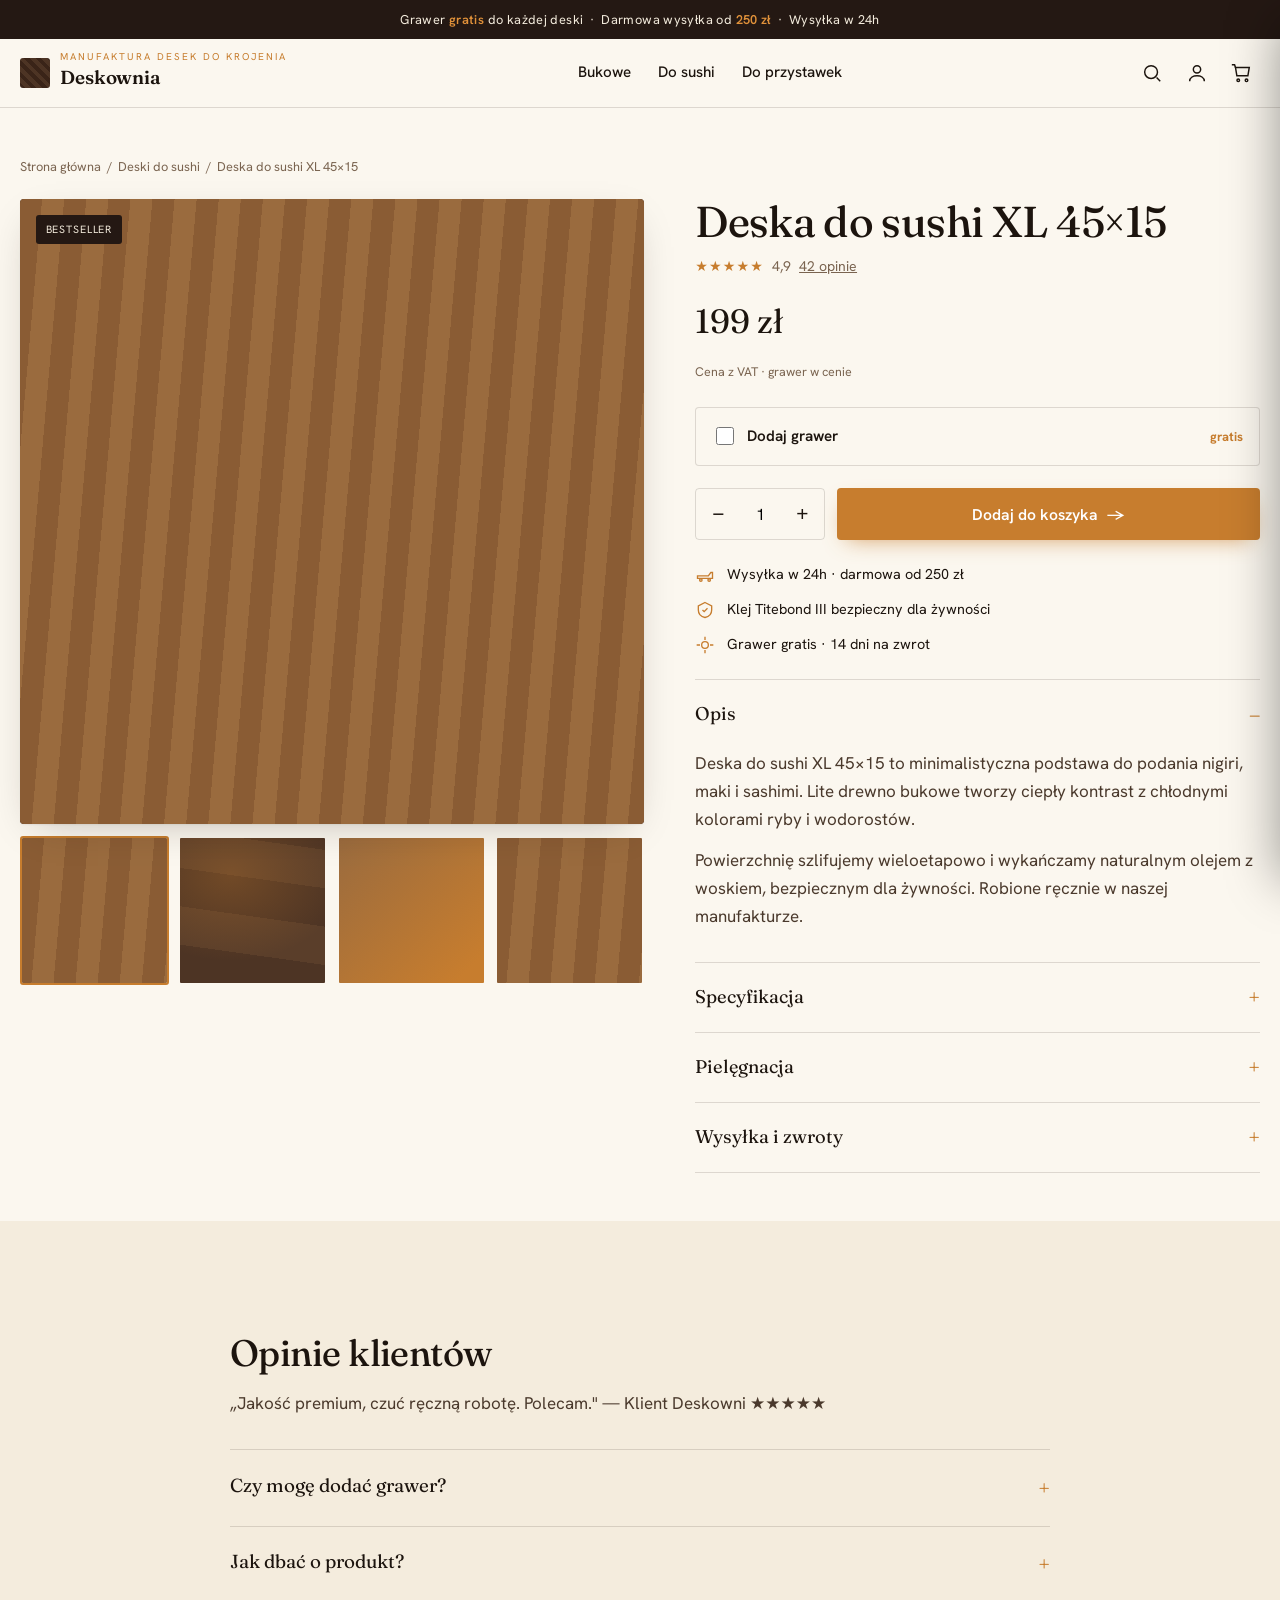
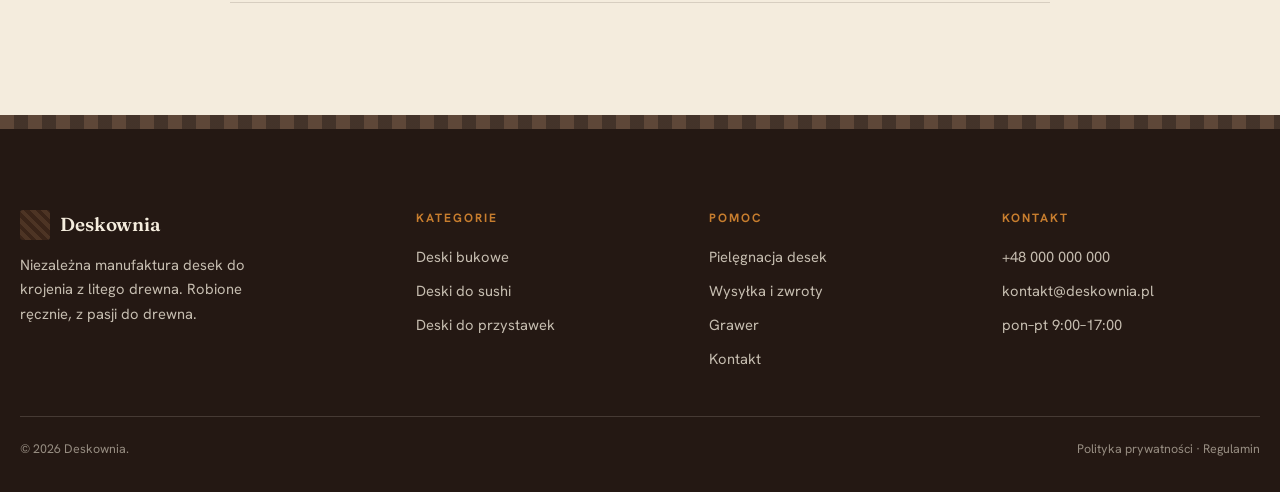
<file: produkt-deska-do-sushi-xl-45x15.html>
<!DOCTYPE html>
<html lang="pl">
<head>
<meta charset="UTF-8">
<meta name="viewport" content="width=device-width, initial-scale=1">
<title>Deska do sushi XL 45×15 — premium | Deskownia</title>
<meta name="description" content="Deska do sushi XL 45×15 — lite drewno bukowe, klej Titebond III, grawer gratis. Ręczne wykończenie. Darmowa wysyłka od 250 zł ▸">
<link rel="canonical" href="https://www.deskownia.pl/produkt-deska-do-sushi-xl-45x15.html">
<meta property="og:title" content="Deska do sushi XL 45×15 — premium">
<meta property="og:type" content="product">
<meta property="og:locale" content="pl_PL">
<meta property="og:site_name" content="Deskownia">
<link rel="preconnect" href="https://fonts.googleapis.com">
<link rel="preconnect" href="https://fonts.gstatic.com" crossorigin>
<link href="https://fonts.googleapis.com/css2?family=Fraunces:ital,opsz,wght@0,9..144,400;0,9..144,500;1,9..144,400&family=Hanken+Grotesk:wght@400;500;600;700&display=swap" rel="stylesheet">
<link rel="stylesheet" href="style.css">
<script type="application/ld+json">
{"@context":"https://schema.org","@type":"Product","name":"Deska do sushi XL 45×15","description":"Deska do sushi XL 45×15 to minimalistyczna podstawa do podania nigiri, maki i sashimi. Lite drewno bukowe tworzy ciepły kontrast z chłodnymi kolorami ryby i wodorostów.","brand":{"@type":"Brand","name":"Deskownia"},"material":"lite drewno bukowe","offers":{"@type":"Offer","url":"https://www.deskownia.pl/produkt-deska-do-sushi-xl-45x15.html","priceCurrency":"PLN","price":"199","availability":"https://schema.org/InStock","itemCondition":"https://schema.org/NewCondition"},"aggregateRating":{"@type":"AggregateRating","ratingValue":"4.9","reviewCount":"42"}}
</script>
<script type="application/ld+json">
{"@context":"https://schema.org","@type":"BreadcrumbList","itemListElement":[
{"@type":"ListItem","position":1,"name":"Strona główna","item":"https://www.deskownia.pl/"},
{"@type":"ListItem","position":2,"name":"Deski do sushi","item":"https://www.deskownia.pl/kategoria-sushi.html"},
{"@type":"ListItem","position":3,"name":"Deska do sushi XL 45×15","item":"https://www.deskownia.pl/produkt-deska-do-sushi-xl-45x15.html"}]}
</script>
</head>
<body>

<div class="announce">Grawer <b>gratis</b> do każdej deski &nbsp;·&nbsp; Darmowa wysyłka od <b>250 zł</b> &nbsp;·&nbsp; Wysyłka w 24h</div>

<header class="site-header">
  <div class="wrap nav">
    <a class="brand" href="index.html" aria-label="Strona główna">
      <span class="mark" aria-hidden="true"></span>
      <span><small>Manufaktura desek do krojenia</small><b>Deskownia</b></span>
    </a>
    <nav class="nav-links" aria-label="Główne">
      <a href="kategoria-bukowe.html">Bukowe</a>
      <a href="kategoria-sushi.html">Do sushi</a>
      <a href="kategoria-przystawki.html">Do przystawek</a>
    </nav>
    <div class="nav-actions">
      <button class="icon-btn" data-open-search aria-label="Szukaj"><svg width="22" height="22" viewBox="0 0 24 24" fill="none" stroke="currentColor" stroke-width="1.6"><circle cx="11" cy="11" r="7"/><path d="M21 21l-4-4"/></svg></button>
      <button class="icon-btn" aria-label="Konto"><svg width="22" height="22" viewBox="0 0 24 24" fill="none" stroke="currentColor" stroke-width="1.6"><circle cx="12" cy="8" r="4"/><path d="M4 21c0-4 4-6 8-6s8 2 8 6"/></svg></button>
      <button class="icon-btn cart-btn" data-open-cart aria-label="Koszyk"><svg width="22" height="22" viewBox="0 0 24 24" fill="none" stroke="currentColor" stroke-width="1.6"><path d="M6 6h15l-1.5 9h-12z"/><circle cx="9" cy="20" r="1.4"/><circle cx="18" cy="20" r="1.4"/><path d="M6 6 5 3H2"/></svg><span class="cart-count" data-cart-count style="display:none">0</span></button>
      <button class="icon-btn burger" data-burger aria-label="Menu"><svg width="24" height="24" viewBox="0 0 24 24" fill="none" stroke="currentColor" stroke-width="1.8"><path d="M3 6h18M3 12h18M3 18h18"/></svg></button>
    </div>
  </div>
</header>

<div class="mobile-menu" data-mobile-menu>
  <div class="mm-top">
    <span class="brand"><span class="mark"></span><b style="color:var(--oak)">Deskownia</b></span>
    <button class="icon-btn" data-menu-close aria-label="Zamknij"><svg width="26" height="26" viewBox="0 0 24 24" fill="none" stroke="currentColor" stroke-width="1.8"><path d="M6 6l12 12M18 6 6 18"/></svg></button>
  </div>
  <nav>
    <a href="kategoria-bukowe.html">Deski bukowe</a>
    <a href="kategoria-sushi.html">Deski do sushi</a>
    <a href="kategoria-przystawki.html">Deski do przystawek</a>
  </nav>
</div>

<div class="search-overlay" data-search-overlay>
  <div class="search-panel">
    <div class="sp-row">
      <svg width="24" height="24" viewBox="0 0 24 24" fill="none" stroke="var(--clay)" stroke-width="1.6"><circle cx="11" cy="11" r="7"/><path d="M21 21l-4-4"/></svg>
      <input type="search" placeholder="Czego szukasz? np. deska do sushi, bukowa…" aria-label="Szukaj produktów">
    </div>
    <div class="search-sug">
      <a href="kategoria-bukowe.html">deska bukowa</a>
      <a href="kategoria-sushi.html">deska do sushi</a>
      <a href="kategoria-przystawki.html">deska do przystawek</a>
      <a href="kategoria-bukowe.html">deska do chleba</a>
    </div>
  </div>
</div>

<main class="section section--paper pdp">
  <div class="wrap">
    <div class="crumbs">
      <a href="index.html">Strona główna</a> &nbsp;/&nbsp;
      <a href="kategoria-sushi.html">Deski do sushi</a> &nbsp;/&nbsp;
      Deska do sushi XL 45×15
    </div>
    <div class="pdp-grid">
      <div class="gallery">
        <div class="g-main">
          <span class="g-badge">Bestseller</span>
          <span class="g-frame gf4 on" data-frame="0" aria-hidden="true"></span>
          <span class="g-frame gf2" data-frame="1" aria-hidden="true"></span>
          <span class="g-frame gf3" data-frame="2" aria-hidden="true"></span>
          <span class="g-frame gf4" data-frame="3" aria-hidden="true"></span>
        </div>
        <div class="g-thumbs">
          <button class="on" data-thumb="0" aria-label="Widok 1"><span class="g-frame gf4 on" style="position:static;display:block;width:100%;height:100%"></span></button>
          <button data-thumb="1" aria-label="Widok 2"><span class="g-frame gf2 on" style="position:static;display:block;width:100%;height:100%"></span></button>
          <button data-thumb="2" aria-label="Widok 3"><span class="g-frame gf3 on" style="position:static;display:block;width:100%;height:100%"></span></button>
          <button data-thumb="3" aria-label="Widok 4"><span class="g-frame gf4 on" style="position:static;display:block;width:100%;height:100%"></span></button>
        </div>
      </div>

      <div class="buy">
        <h1>Deska do sushi XL 45×15</h1>
        <div class="rating"><span class="stars">★★★★★</span><span>4,9</span><a href="#opinie">42 opinie</a></div>
        <div class="price-row"><span class="price-now" data-price-now>199 zł</span></div>
        <p class="price-vat">Cena z VAT · grawer w cenie</p>

        <div class="engrave" data-engrave>
          <label class="eg-head"><input type="checkbox" data-engrave-toggle> Dodaj grawer <span class="eg-free">gratis</span></label>
          <input type="text" maxlength="30" placeholder="Tekst grawera (max 30 znaków)" aria-label="Tekst grawera">
        </div>

        <div class="buy-actions">
          <div class="qty">
            <button type="button" data-qty-dec aria-label="Mniej">−</button>
            <input type="text" value="1" data-qty-val aria-label="Ilość" readonly>
            <button type="button" data-qty-inc aria-label="Więcej">+</button>
          </div>
          <button class="btn btn--primary" data-add data-main-add data-name="Deska do sushi XL 45×15" data-price="199" data-qty="1">Dodaj do koszyka <span class="arrow">→</span></button>
        </div>

        <ul class="trust-list">
          <li><svg viewBox="0 0 24 24" fill="none" stroke="currentColor" stroke-width="1.6"><path d="M3 13h13l3-4h2v7H3z"/><circle cx="7" cy="18" r="1.5"/><circle cx="17" cy="18" r="1.5"/></svg> Wysyłka w 24h · darmowa od 250 zł</li>
          <li><svg viewBox="0 0 24 24" fill="none" stroke="currentColor" stroke-width="1.6"><path d="M12 3l8 4v5c0 5-3.5 8-8 9-4.5-1-8-4-8-9V7z"/><path d="M9 12l2 2 4-4"/></svg> Klej Titebond III bezpieczny dla żywności</li>
          <li><svg viewBox="0 0 24 24" fill="none" stroke="currentColor" stroke-width="1.6"><path d="M12 2v4M12 18v4M2 12h4M18 12h4"/><circle cx="12" cy="12" r="4"/></svg> Grawer gratis · 14 dni na zwrot</li>
        </ul>

        <div class="pdp-acc">
          <details open><summary>Opis</summary><div class="acc-body"><p>Deska do sushi XL 45×15 to minimalistyczna podstawa do podania nigiri, maki i sashimi. Lite drewno bukowe tworzy ciepły kontrast z chłodnymi kolorami ryby i wodorostów.</p><p>Powierzchnię szlifujemy wieloetapowo i wykańczamy naturalnym olejem z woskiem, bezpiecznym dla żywności. Robione ręcznie w naszej manufakturze.</p></div></details>
          <details><summary>Specyfikacja</summary><div class="acc-body"><ul class="spec">
            <li><span>Materiał</span><b>lite drewno bukowe</b></li>
            <li><span>Szczegóły</span><b>lite drewno · podłużna</b></li>
            <li><span>Klej</span><b>Titebond III</b></li>
            <li><span>Wykończenie</span><b>olej z woskiem</b></li>
          </ul></div></details>
          <details><summary>Pielęgnacja</summary><div class="acc-body"><p>Myj ręcznie ciepłą wodą, susz pionowo. Nie wkładaj do zmywarki i nie namaczaj. Olejuj regularnie co 4–6 tygodni.</p></div></details>
          <details><summary>Wysyłka i zwroty</summary><div class="acc-body"><p>Wysyłka w 24h. Darmowa dostawa od 250 zł. 14 dni na zwrot bez podania przyczyny.</p></div></details>
        </div>
      </div>
    </div>
  </div>
</main>

<section class="section seo-block" id="opinie">
  <div class="wrap" data-reveal>
    <h2>Opinie klientów</h2>
    <p>„Jakość premium, czuć ręczną robotę. Polecam." — Klient Deskowni ★★★★★</p>
    <div class="faq">
      <details><summary>Czy mogę dodać grawer?</summary><p>Tak, grawer jest gratis. Zaznacz opcję powyżej i wpisz tekst przed dodaniem do koszyka.</p></details>
      <details><summary>Jak dbać o produkt?</summary><p>Myj ręcznie, susz pionowo i olejuj regularnie.</p></details>
    </div>
  </div>
</section>

<div class="endgrain-band" aria-hidden="true"></div>

<footer class="site-footer">
  <div class="wrap foot-grid">
    <div class="foot-brand">
      <span class="brand"><span class="mark"></span><b style="color:var(--oak)">Deskownia</b></span>
      <p>Niezależna manufaktura desek do krojenia z litego drewna. Robione ręcznie, z pasji do drewna.</p>
    </div>
    <div><h4>Kategorie</h4><ul>
      <li><a href="kategoria-bukowe.html">Deski bukowe</a></li>
      <li><a href="kategoria-sushi.html">Deski do sushi</a></li>
      <li><a href="kategoria-przystawki.html">Deski do przystawek</a></li>
    </ul></div>
    <div><h4>Pomoc</h4><ul>
      <li><a href="#">Pielęgnacja desek</a></li><li><a href="#">Wysyłka i zwroty</a></li>
      <li><a href="#">Grawer</a></li><li><a href="#">Kontakt</a></li>
    </ul></div>
    <div><h4>Kontakt</h4><ul>
      <li><a href="tel:+48000000000">+48 000 000 000</a></li>
      <li><a href="mailto:kontakt@deskownia.pl">kontakt@deskownia.pl</a></li>
      <li>pon–pt 9:00–17:00</li>
    </ul></div>
  </div>
  <div class="wrap foot-bottom"><span>© 2026 Deskownia.</span><span>Polityka prywatności · Regulamin</span></div>
</footer>

<div class="drawer-overlay" data-overlay></div>
<aside class="cart-drawer" data-cart-drawer aria-label="Koszyk">
  <header><h3>Twój koszyk</h3>
    <button class="icon-btn" data-close-cart aria-label="Zamknij"><svg width="24" height="24" viewBox="0 0 24 24" fill="none" stroke="currentColor" stroke-width="1.8"><path d="M6 6l12 12M18 6 6 18"/></svg></button>
  </header>
  <div class="cart-free" data-cart-free>Darmowa wysyłka od 250 zł</div>
  <div class="cart-items" data-cart-items></div>
  <div class="cart-foot">
    <div class="row"><span>Razem</span><b data-cart-total>0 zł</b></div>
    <a class="btn btn--primary" href="#">Przejdź do kasy <span class="arrow">→</span></a>
    <div class="cart-pay"><span class="pay-chip">BLIK</span><span class="pay-chip">Apple&nbsp;Pay</span><span class="pay-chip">Google&nbsp;Pay</span><span class="pay-chip">Przelewy24</span></div>
  </div>
</aside>

<script src="script.js"></script>

<div class="buy-bar" data-buy-bar>
  <span class="bb-price" data-bb-price>199 zł</span>
  <button class="btn btn--primary" data-add data-bar-add data-name="Deska do sushi XL 45×15" data-price="199" data-qty="1">Do koszyka <span class="arrow">→</span></button>
</div>
<script>
(function () {
  "use strict";
  const fmt = (n) => n.toLocaleString("pl-PL") + " zł";
  const frames = document.querySelectorAll(".g-main .g-frame");
  document.querySelectorAll("[data-thumb]").forEach(t => t.addEventListener("click", () => {
    const i = +t.dataset.thumb;
    frames.forEach(f => f.classList.toggle("on", +f.dataset.frame === i));
    document.querySelectorAll("[data-thumb]").forEach(b => b.classList.toggle("on", b === t));
  }));
  let price = 199, name = "Deska do sushi XL 45×15", qty = 1, engrave = false, engraveText = "";
  const qtyVal = document.querySelector("[data-qty-val]");
  const mainAdd = document.querySelector("[data-main-add]");
  const barAdd = document.querySelector("[data-bar-add]");
  const bbPrice = document.querySelector("[data-bb-price]");
  function sync() {
    const fn = engrave && engraveText ? name + " (grawer: " + engraveText + ")" : name;
    qtyVal.value = qty; bbPrice.textContent = fmt(price * qty);
    [mainAdd, barAdd].forEach(b => { b.dataset.name = fn; b.dataset.price = price; b.dataset.qty = qty; });
  }
  const eg = document.querySelector("[data-engrave]");
  const egToggle = document.querySelector("[data-engrave-toggle]");
  const egInput = eg.querySelector("input[type=text]");
  egToggle.addEventListener("change", () => { engrave = egToggle.checked; eg.classList.toggle("open", engrave); if (engrave) egInput.focus(); sync(); });
  egInput.addEventListener("input", () => { engraveText = egInput.value.trim(); sync(); });
  document.querySelector("[data-qty-dec]").addEventListener("click", () => { qty = Math.max(1, qty - 1); sync(); });
  document.querySelector("[data-qty-inc]").addEventListener("click", () => { qty = Math.min(99, qty + 1); sync(); });
  const bar = document.querySelector("[data-buy-bar]");
  if ("IntersectionObserver" in window) {
    new IntersectionObserver(([e]) => bar.classList.toggle("show", !e.isIntersecting && e.boundingClientRect.top < 0), { threshold: 0 }).observe(mainAdd);
  }
  sync();
})();
</script>
</body>
</html>
</file>
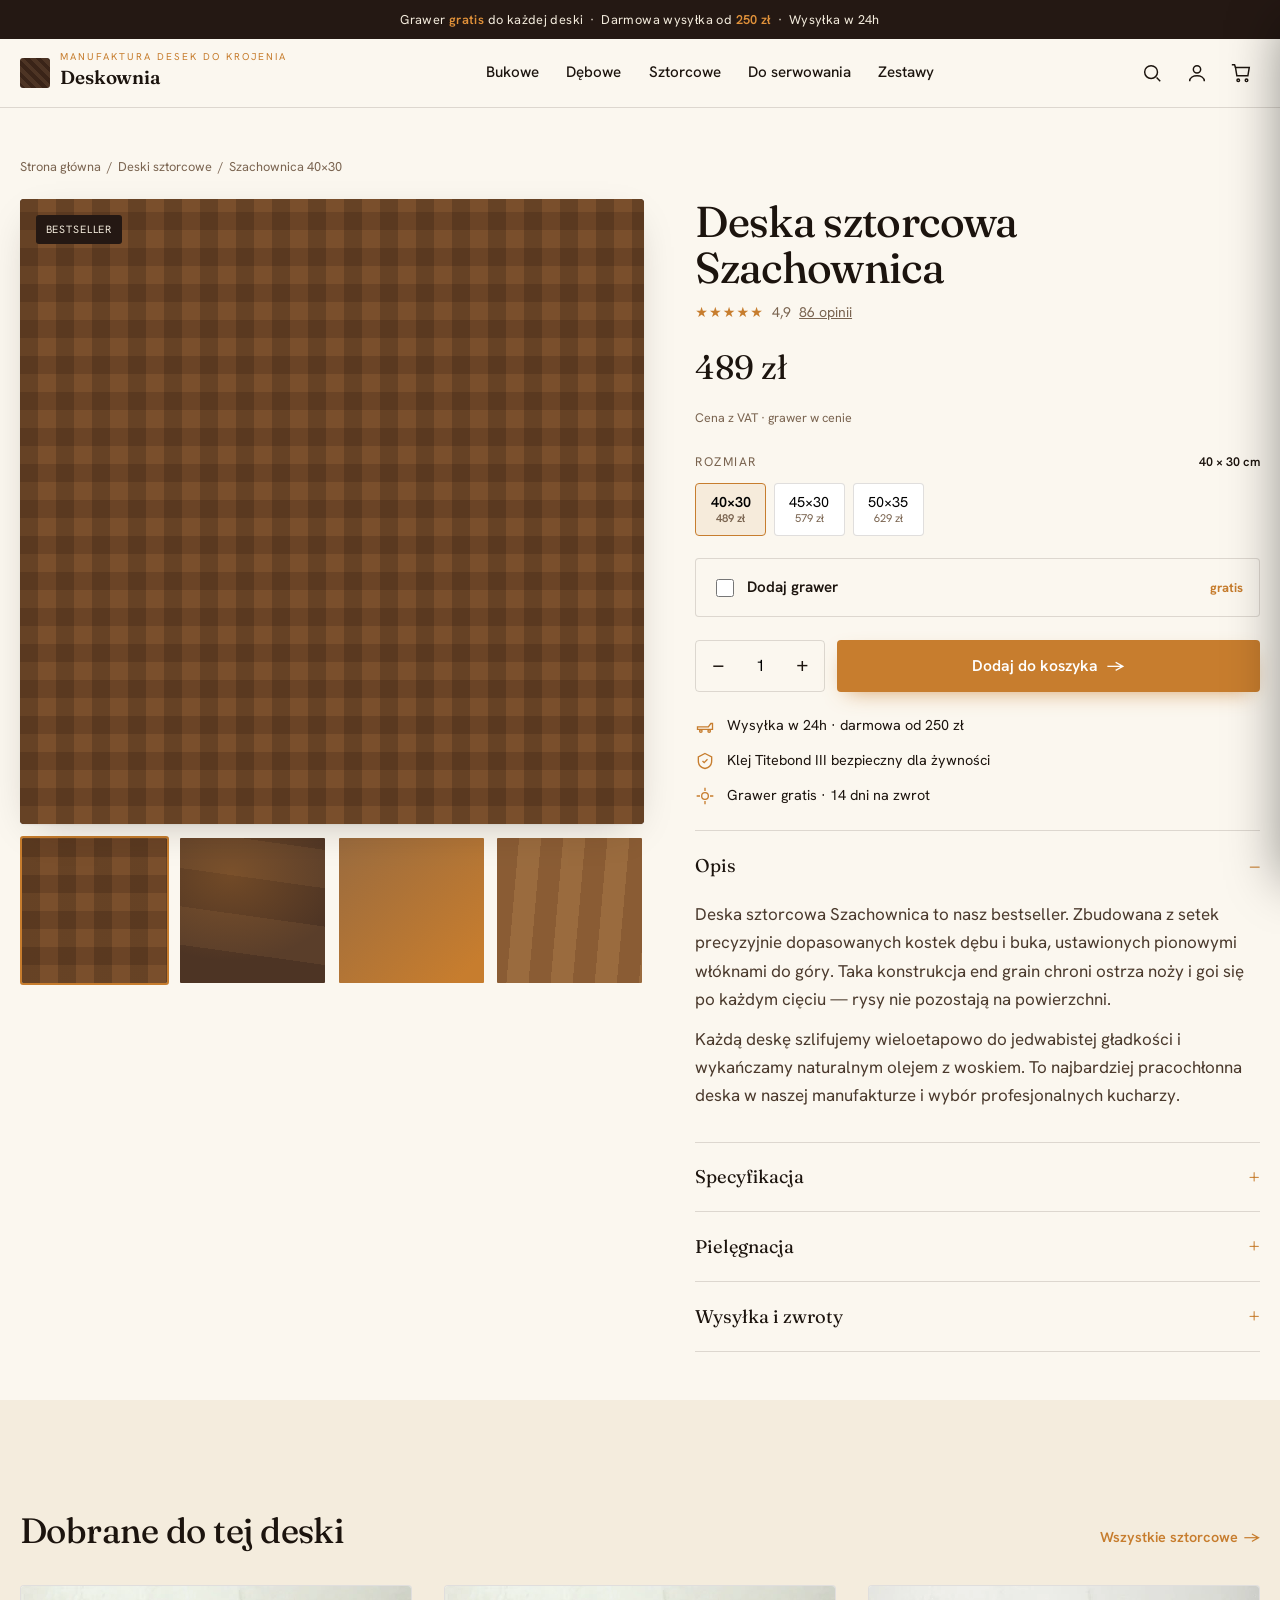
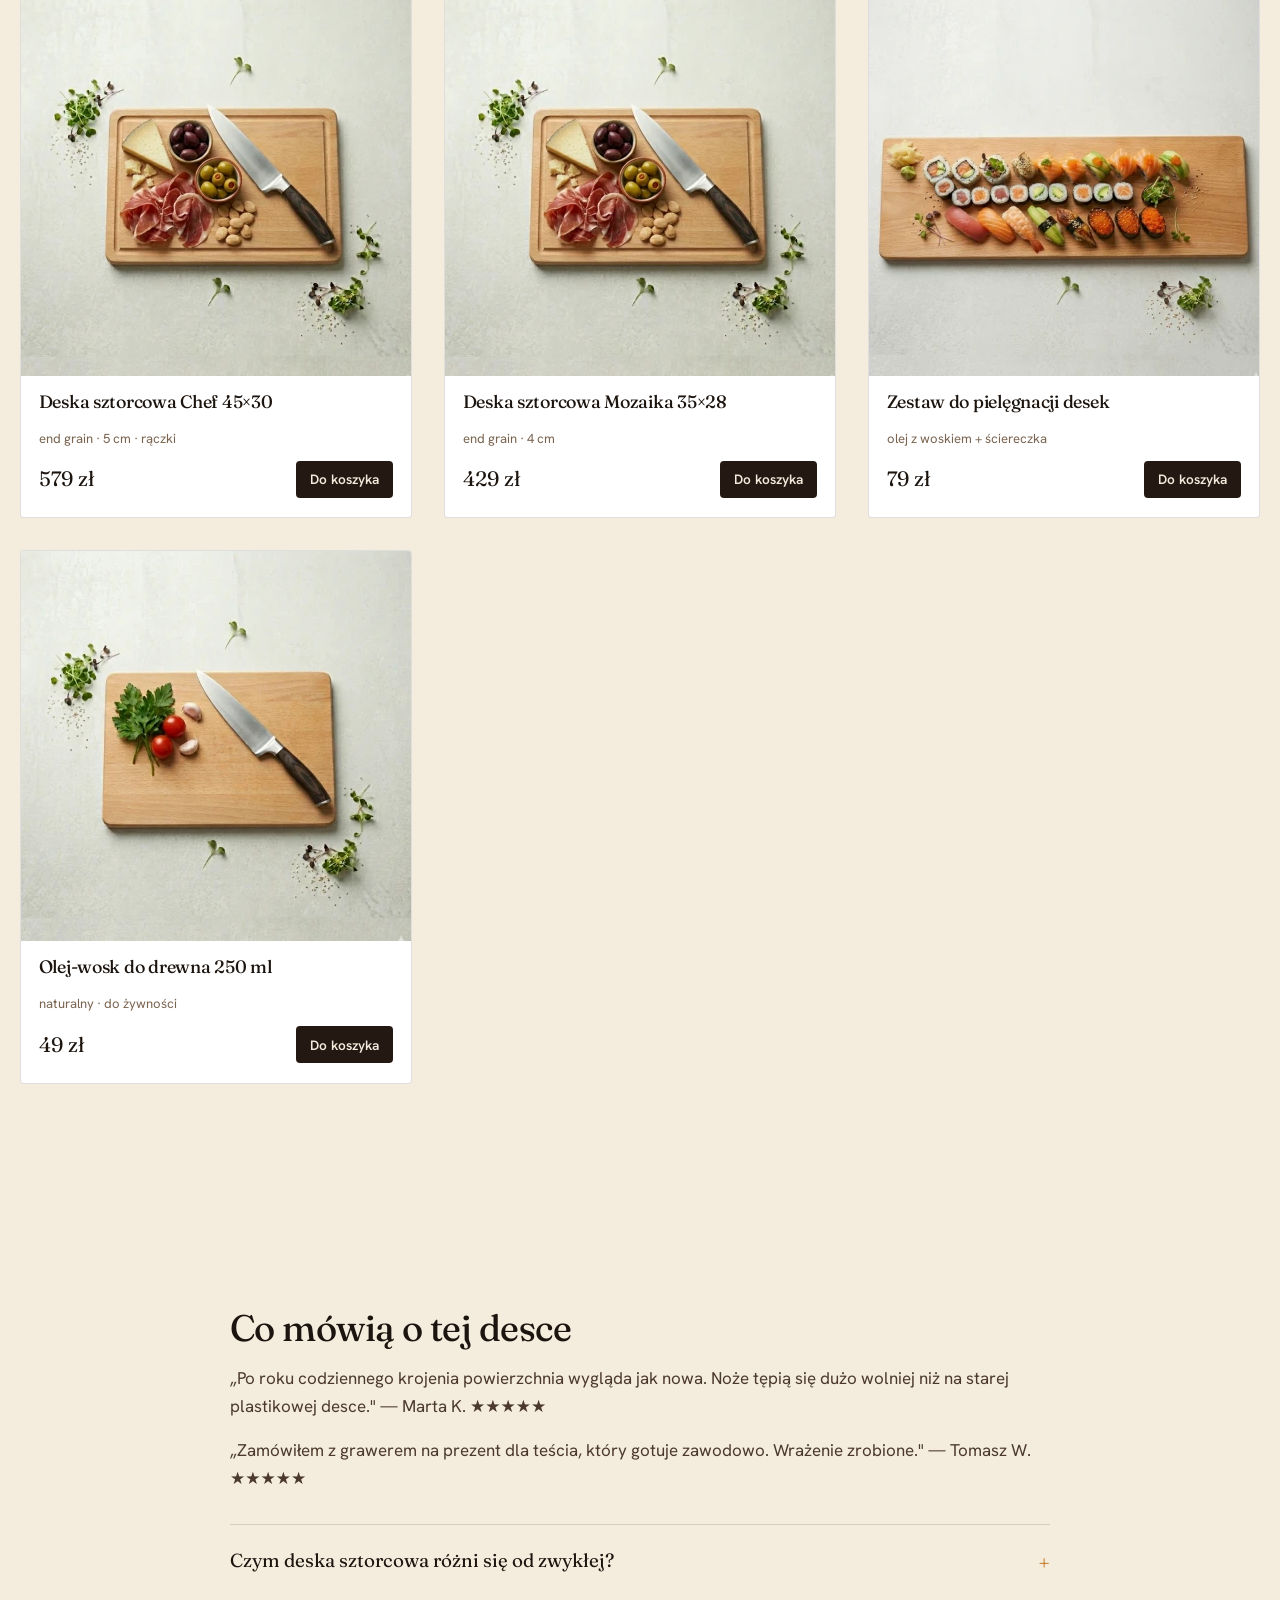
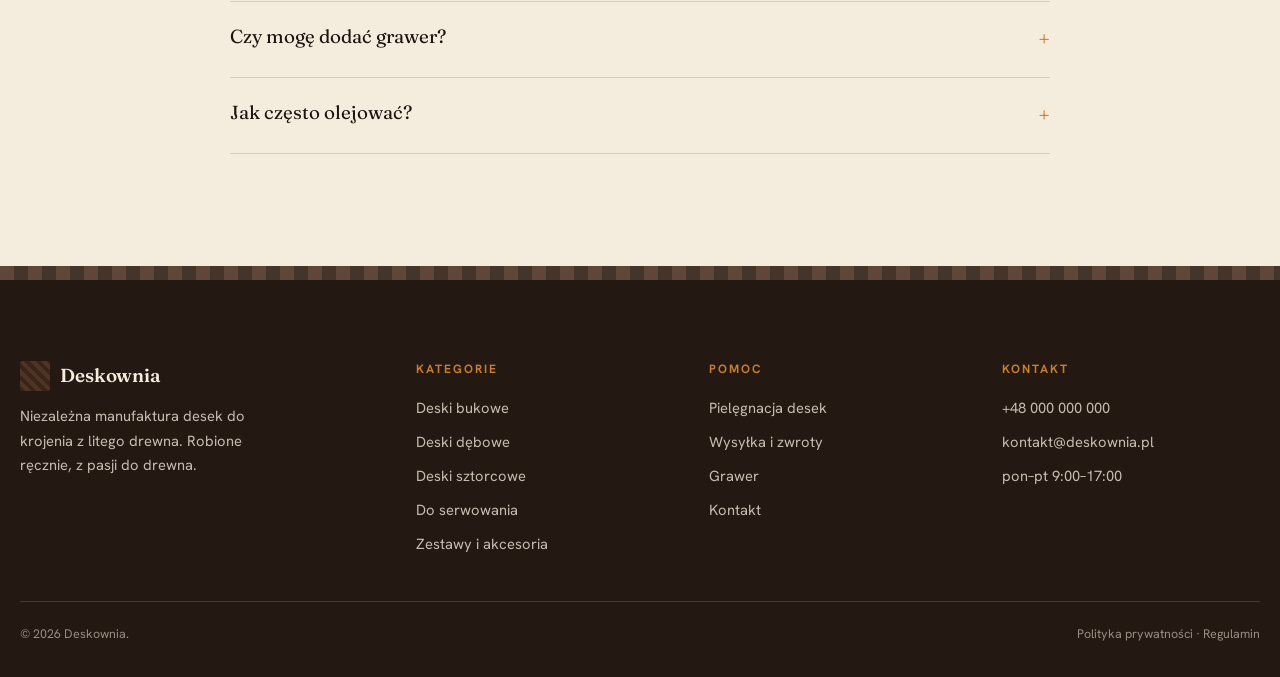
<file: produkt-deska-sztorcowa-szachownica.html>
<!DOCTYPE html>
<html lang="pl">
<head>
<meta charset="UTF-8">
<meta name="viewport" content="width=device-width, initial-scale=1">
<title>Deska sztorcowa Szachownica 40×30 — end grain premium | Deskownia</title>
<meta name="description" content="Deska sztorcowa Szachownica 40×30 cm. Konstrukcja end grain, dąb i buk, klej Titebond III, grawer gratis. Łagodna dla noży. Darmowa wysyłka od 250 zł ▸">
<link rel="canonical" href="https://www.deskownia.pl/produkt-deska-sztorcowa-szachownica.html">
<meta property="og:title" content="Deska sztorcowa Szachownica 40×30 — end grain premium">
<meta property="og:description" content="Ręcznie robiona deska sztorcowa end grain. Dąb i buk, klej Titebond III, grawer gratis.">
<meta property="og:type" content="product">
<meta property="og:locale" content="pl_PL">
<meta property="og:site_name" content="Deskownia">

<link rel="preconnect" href="https://fonts.googleapis.com">
<link rel="preconnect" href="https://fonts.gstatic.com" crossorigin>
<link href="https://fonts.googleapis.com/css2?family=Fraunces:ital,opsz,wght@0,9..144,400;0,9..144,500;1,9..144,400&family=Hanken+Grotesk:wght@400;500;600;700&display=swap" rel="stylesheet">
<link rel="stylesheet" href="style.css">

<script type="application/ld+json">
{
  "@context": "https://schema.org",
  "@type": "Product",
  "name": "Deska sztorcowa Szachownica 40×30",
  "description": "Ręcznie robiona deska sztorcowa (end grain) z dębu i buka. Pionowe włókna chronią ostrza, konstrukcja goi się po cięciu. Klej Titebond III bezpieczny dla żywności, grawer gratis.",
  "sku": "DSK-SZT-SZACH-4030",
  "brand": {"@type":"Brand","name":"Deskownia"},
  "material": "lite drewno dębowe i bukowe",
  "image": "https://www.deskownia.pl/img/deska-sztorcowa-szachownica.jpg",
  "offers": {
    "@type": "Offer",
    "url": "https://www.deskownia.pl/produkt-deska-sztorcowa-szachownica.html",
    "priceCurrency": "PLN",
    "price": "489",
    "availability": "https://schema.org/InStock",
    "itemCondition": "https://schema.org/NewCondition",
    "shippingDetails": {
      "@type": "OfferShippingDetails",
      "shippingRate": {"@type":"MonetaryAmount","value":"0","currency":"PLN"},
      "shippingDestination": {"@type":"DefinedRegion","addressCountry":"PL"}
    }
  },
  "aggregateRating": {"@type":"AggregateRating","ratingValue":"4.9","reviewCount":"86"}
}
</script>
<script type="application/ld+json">
{"@context":"https://schema.org","@type":"BreadcrumbList","itemListElement":[
{"@type":"ListItem","position":1,"name":"Strona główna","item":"https://www.deskownia.pl/"},
{"@type":"ListItem","position":2,"name":"Deski sztorcowe","item":"https://www.deskownia.pl/kategoria-sztorcowe.html"},
{"@type":"ListItem","position":3,"name":"Deska sztorcowa Szachownica 40×30","item":"https://www.deskownia.pl/produkt-deska-sztorcowa-szachownica.html"}]}
</script>
</head>
<body>

<div class="announce">Grawer <b>gratis</b> do każdej deski &nbsp;·&nbsp; Darmowa wysyłka od <b>250 zł</b> &nbsp;·&nbsp; Wysyłka w 24h</div>

<header class="site-header">
  <div class="wrap nav">
    <a class="brand" href="index.html" aria-label="Strona główna">
      <span class="mark" aria-hidden="true"></span>
      <span><small>Manufaktura desek do krojenia</small><b>Deskownia</b></span>
    </a>
    <nav class="nav-links" aria-label="Główne">
      <a href="kategoria-bukowe.html">Bukowe</a>
      <a href="kategoria-debowe.html">Dębowe</a>
      <a href="kategoria-sztorcowe.html">Sztorcowe</a>
      <a href="kategoria-serwowanie.html">Do serwowania</a>
      <a href="kategoria-zestawy.html">Zestawy</a>
    </nav>
    <div class="nav-actions">
      <button class="icon-btn" data-open-search aria-label="Szukaj">
        <svg width="22" height="22" viewBox="0 0 24 24" fill="none" stroke="currentColor" stroke-width="1.6"><circle cx="11" cy="11" r="7"/><path d="M21 21l-4-4"/></svg>
      </button>
      <button class="icon-btn" aria-label="Konto">
        <svg width="22" height="22" viewBox="0 0 24 24" fill="none" stroke="currentColor" stroke-width="1.6"><circle cx="12" cy="8" r="4"/><path d="M4 21c0-4 4-6 8-6s8 2 8 6"/></svg>
      </button>
      <button class="icon-btn cart-btn" data-open-cart aria-label="Koszyk">
        <svg width="22" height="22" viewBox="0 0 24 24" fill="none" stroke="currentColor" stroke-width="1.6"><path d="M6 6h15l-1.5 9h-12z"/><circle cx="9" cy="20" r="1.4"/><circle cx="18" cy="20" r="1.4"/><path d="M6 6 5 3H2"/></svg>
        <span class="cart-count" data-cart-count style="display:none">0</span>
      </button>
      <button class="icon-btn burger" data-burger aria-label="Menu">
        <svg width="24" height="24" viewBox="0 0 24 24" fill="none" stroke="currentColor" stroke-width="1.8"><path d="M3 6h18M3 12h18M3 18h18"/></svg>
      </button>
    </div>
  </div>
</header>

<div class="mobile-menu" data-mobile-menu>
  <div class="mm-top">
    <span class="brand"><span class="mark"></span><b style="color:var(--oak)">Deskownia</b></span>
    <button class="icon-btn" data-menu-close aria-label="Zamknij"><svg width="26" height="26" viewBox="0 0 24 24" fill="none" stroke="currentColor" stroke-width="1.8"><path d="M6 6l12 12M18 6 6 18"/></svg></button>
  </div>
  <nav>
    <a href="kategoria-bukowe.html">Deski bukowe</a>
    <a href="kategoria-debowe.html">Deski dębowe</a>
    <a href="kategoria-sztorcowe.html">Deski sztorcowe</a>
    <a href="kategoria-serwowanie.html">Do serwowania</a>
    <a href="kategoria-zestawy.html">Zestawy prezentowe</a>
  </nav>
</div>

<div class="search-overlay" data-search-overlay>
  <div class="search-panel">
    <div class="sp-row">
      <svg width="24" height="24" viewBox="0 0 24 24" fill="none" stroke="var(--clay)" stroke-width="1.6"><circle cx="11" cy="11" r="7"/><path d="M21 21l-4-4"/></svg>
      <input type="search" placeholder="Czego szukasz? np. deska sztorcowa, prezent…" aria-label="Szukaj produktów">
    </div>
    <div class="search-sug">
      <a href="kategoria-sztorcowe.html">deska sztorcowa</a>
      <a href="kategoria-debowe.html">deska dębowa</a>
      <a href="kategoria-zestawy.html">prezent dla kucharza</a>
      <a href="kategoria-serwowanie.html">deska na sery</a>
      <a href="kategoria-zestawy.html">olej do drewna</a>
    </div>
  </div>
</div>

<!-- ============ PDP ============ -->
<main class="section section--paper pdp">
  <div class="wrap">
    <div class="crumbs">
      <a href="index.html">Strona główna</a> &nbsp;/&nbsp;
      <a href="kategoria-sztorcowe.html">Deski sztorcowe</a> &nbsp;/&nbsp;
      Szachownica 40×30
    </div>

    <div class="pdp-grid">
      <!-- GALERIA -->
      <div class="gallery">
        <div class="g-main">
          <span class="g-badge">Bestseller</span>
          <span class="g-frame gf1 on" data-frame="0" aria-hidden="true"></span>
          <span class="g-frame gf2" data-frame="1" aria-hidden="true"></span>
          <span class="g-frame gf3" data-frame="2" aria-hidden="true"></span>
          <span class="g-frame gf4" data-frame="3" aria-hidden="true"></span>
        </div>
        <div class="g-thumbs">
          <button class="on" data-thumb="0" aria-label="Widok 1"><span class="g-frame gf1 on" style="position:static;display:block;width:100%;height:100%"></span></button>
          <button data-thumb="1" aria-label="Widok 2"><span class="g-frame gf2 on" style="position:static;display:block;width:100%;height:100%"></span></button>
          <button data-thumb="2" aria-label="Widok 3"><span class="g-frame gf3 on" style="position:static;display:block;width:100%;height:100%"></span></button>
          <button data-thumb="3" aria-label="Widok 4"><span class="g-frame gf4 on" style="position:static;display:block;width:100%;height:100%"></span></button>
        </div>
      </div>

      <!-- PANEL ZAKUPU -->
      <div class="buy">
        <h1>Deska sztorcowa Szachownica</h1>
        <div class="rating">
          <span class="stars">★★★★★</span>
          <span>4,9</span>
          <a href="#opinie">86 opinii</a>
        </div>

        <div class="price-row">
          <span class="price-now" data-price-now>489 zł</span>
        </div>
        <p class="price-vat">Cena z VAT · grawer w cenie</p>

        <!-- ROZMIAR -->
        <div class="opt">
          <div class="opt-label">Rozmiar <span class="opt-val" data-size-label>40 × 30 cm</span></div>
          <div class="pills" data-size>
            <button class="pill on" data-size-opt data-name="Deska sztorcowa Szachownica 40×30" data-price="489" data-label="40 × 30 cm">40×30<span class="pill-sub">489 zł</span></button>
            <button class="pill" data-size-opt data-name="Deska sztorcowa Szachownica 45×30" data-price="579" data-label="45 × 30 cm">45×30<span class="pill-sub">579 zł</span></button>
            <button class="pill" data-size-opt data-name="Deska sztorcowa Szachownica 50×35" data-price="629" data-label="50 × 35 cm">50×35<span class="pill-sub">629 zł</span></button>
          </div>
        </div>

        <!-- GRAWER -->
        <div class="engrave" data-engrave>
          <label class="eg-head">
            <input type="checkbox" data-engrave-toggle>
            Dodaj grawer
            <span class="eg-free">gratis</span>
          </label>
          <input type="text" maxlength="30" placeholder="Tekst grawera (max 30 znaków)" aria-label="Tekst grawera">
        </div>

        <!-- AKCJE -->
        <div class="buy-actions">
          <div class="qty">
            <button type="button" data-qty-dec aria-label="Mniej">−</button>
            <input type="text" value="1" data-qty-val aria-label="Ilość" readonly>
            <button type="button" data-qty-inc aria-label="Więcej">+</button>
          </div>
          <button class="btn btn--primary" data-add data-main-add
                  data-name="Deska sztorcowa Szachownica 40×30" data-price="489" data-qty="1">
            Dodaj do koszyka <span class="arrow">→</span>
          </button>
        </div>

        <ul class="trust-list">
          <li><svg viewBox="0 0 24 24" fill="none" stroke="currentColor" stroke-width="1.6"><path d="M3 13h13l3-4h2v7H3z"/><circle cx="7" cy="18" r="1.5"/><circle cx="17" cy="18" r="1.5"/></svg> Wysyłka w 24h · darmowa od 250 zł</li>
          <li><svg viewBox="0 0 24 24" fill="none" stroke="currentColor" stroke-width="1.6"><path d="M12 3l8 4v5c0 5-3.5 8-8 9-4.5-1-8-4-8-9V7z"/><path d="M9 12l2 2 4-4"/></svg> Klej Titebond III bezpieczny dla żywności</li>
          <li><svg viewBox="0 0 24 24" fill="none" stroke="currentColor" stroke-width="1.6"><path d="M12 2v4M12 18v4M2 12h4M18 12h4"/><circle cx="12" cy="12" r="4"/></svg> Grawer gratis · 14 dni na zwrot</li>
        </ul>

        <!-- AKORDEON -->
        <div class="pdp-acc">
          <details open>
            <summary>Opis</summary>
            <div class="acc-body">
              <p>Deska sztorcowa Szachownica to nasz bestseller. Zbudowana z setek precyzyjnie dopasowanych kostek dębu i buka, ustawionych pionowymi włóknami do góry. Taka konstrukcja end grain chroni ostrza noży i goi się po każdym cięciu — rysy nie pozostają na powierzchni.</p>
              <p>Każdą deskę szlifujemy wieloetapowo do jedwabistej gładkości i wykańczamy naturalnym olejem z woskiem. To najbardziej pracochłonna deska w naszej manufakturze i wybór profesjonalnych kucharzy.</p>
            </div>
          </details>
          <details>
            <summary>Specyfikacja</summary>
            <div class="acc-body">
              <ul class="spec">
                <li><span>Konstrukcja</span><b>end grain (sztorcowa)</b></li>
                <li><span>Drewno</span><b>dąb + buk, lite</b></li>
                <li><span>Wymiary</span><b data-spec-size>40 × 30 cm</b></li>
                <li><span>Grubość</span><b>4,5 cm</b></li>
                <li><span>Klej</span><b>Titebond III</b></li>
                <li><span>Wykończenie</span><b>olej z woskiem</b></li>
                <li><span>Nóżki antypoślizgowe</span><b>tak</b></li>
              </ul>
            </div>
          </details>
          <details>
            <summary>Pielęgnacja</summary>
            <div class="acc-body">
              <p>Myj ręcznie ciepłą wodą, susz pionowo. Nie wkładaj do zmywarki i nie namaczaj. Olejuj nową deskę raz w tygodniu przez pierwszy miesiąc, potem co 4–6 tygodni. Konstrukcja sztorcowa chłonie więcej oleju, więc w zamian służy wyjątkowo długo.</p>
            </div>
          </details>
          <details>
            <summary>Wysyłka i zwroty</summary>
            <div class="acc-body">
              <p>Wysyłka w 24h. Darmowa dostawa od 250 zł. Masz 14 dni na zwrot bez podania przyczyny. Każdą deskę pakujemy w ochronny karton.</p>
            </div>
          </details>
        </div>
      </div>
    </div>
  </div>
</main>

<!-- ============ POWIĄZANE ============ -->
<section class="section section--oak related">
  <div class="wrap">
    <div class="row-head" data-reveal>
      <h2>Dobrane do tej deski</h2>
      <a class="seeall" href="kategoria-sztorcowe.html">Wszystkie sztorcowe <span class="arrow">→</span></a>
    </div>
    <div class="product-grid" data-reveal>
      <article class="product">
        <div class="p-img v3"></div>
        <div class="p-body"><h3>Deska sztorcowa Chef 45×30</h3><p class="p-meta">end grain · 5 cm · rączki</p>
          <div class="p-foot"><span class="price">579 zł</span><button class="add" data-add data-name="Deska sztorcowa Chef 45×30" data-price="579">Do koszyka</button></div></div>
      </article>
      <article class="product">
        <div class="p-img v3"></div>
        <div class="p-body"><h3>Deska sztorcowa Mozaika 35×28</h3><p class="p-meta">end grain · 4 cm</p>
          <div class="p-foot"><span class="price">429 zł</span><button class="add" data-add data-name="Deska sztorcowa Mozaika 35×28" data-price="429">Do koszyka</button></div></div>
      </article>
      <article class="product">
        <div class="p-img v1"></div>
        <div class="p-body"><h3>Zestaw do pielęgnacji desek</h3><p class="p-meta">olej z woskiem + ściereczka</p>
          <div class="p-foot"><span class="price">79 zł</span><button class="add" data-add data-name="Zestaw do pielęgnacji desek" data-price="79">Do koszyka</button></div></div>
      </article>
      <article class="product">
        <div class="p-img v2"></div>
        <div class="p-body"><h3>Olej-wosk do drewna 250 ml</h3><p class="p-meta">naturalny · do żywności</p>
          <div class="p-foot"><span class="price">49 zł</span><button class="add" data-add data-name="Olej-wosk do drewna 250 ml" data-price="49">Do koszyka</button></div></div>
      </article>
    </div>
  </div>
</section>

<!-- ============ OPINIE + FAQ ============ -->
<section class="section seo-block" id="opinie">
  <div class="wrap" data-reveal>
    <h2>Co mówią o tej desce</h2>
    <p>„Po roku codziennego krojenia powierzchnia wygląda jak nowa. Noże tępią się dużo wolniej niż na starej plastikowej desce." — Marta K. ★★★★★</p>
    <p>„Zamówiłem z grawerem na prezent dla teścia, który gotuje zawodowo. Wrażenie zrobione." — Tomasz W. ★★★★★</p>
    <div class="faq">
      <details><summary>Czym deska sztorcowa różni się od zwykłej?</summary><p>Włókna ustawione są pionowo (end grain). Ostrze wsuwa się między nie zamiast je przecinać — deska chroni noże i goi się po cięciu.</p></details>
      <details><summary>Czy mogę dodać grawer?</summary><p>Tak, grawer jest gratis. Zaznacz opcję powyżej i wpisz tekst przed dodaniem do koszyka.</p></details>
      <details><summary>Jak często olejować?</summary><p>Nową deskę raz w tygodniu przez pierwszy miesiąc, potem co 4–6 tygodni naszym olejem z woskiem.</p></details>
    </div>
  </div>
</section>

<div class="endgrain-band" aria-hidden="true"></div>

<footer class="site-footer">
  <div class="wrap foot-grid">
    <div class="foot-brand">
      <span class="brand"><span class="mark"></span><b style="color:var(--oak)">Deskownia</b></span>
      <p>Niezależna manufaktura desek do krojenia z litego drewna. Robione ręcznie, z pasji do drewna.</p>
    </div>
    <div><h4>Kategorie</h4><ul>
      <li><a href="kategoria-bukowe.html">Deski bukowe</a></li>
      <li><a href="kategoria-debowe.html">Deski dębowe</a></li>
      <li><a href="kategoria-sztorcowe.html">Deski sztorcowe</a></li>
      <li><a href="kategoria-serwowanie.html">Do serwowania</a></li>
      <li><a href="kategoria-zestawy.html">Zestawy i akcesoria</a></li>
    </ul></div>
    <div><h4>Pomoc</h4><ul>
      <li><a href="#">Pielęgnacja desek</a></li><li><a href="#">Wysyłka i zwroty</a></li>
      <li><a href="#">Grawer</a></li><li><a href="#">Kontakt</a></li>
    </ul></div>
    <div><h4>Kontakt</h4><ul>
      <li><a href="tel:+48000000000">+48 000 000 000</a></li>
      <li><a href="mailto:kontakt@deskownia.pl">kontakt@deskownia.pl</a></li>
      <li>pon–pt 9:00–17:00</li>
    </ul></div>
  </div>
  <div class="wrap foot-bottom">
    <span>© 2026 Deskownia.</span><span>Polityka prywatności · Regulamin</span>
  </div>
</footer>

<!-- sticky pasek zakupu (mobile) -->
<div class="buy-bar" data-buy-bar>
  <span class="bb-price" data-bb-price>489 zł</span>
  <button class="btn btn--primary" data-add data-bar-add
          data-name="Deska sztorcowa Szachownica 40×30" data-price="489" data-qty="1">
    Do koszyka <span class="arrow">→</span>
  </button>
</div>

<div class="drawer-overlay" data-overlay></div>
<aside class="cart-drawer" data-cart-drawer aria-label="Koszyk">
  <header><h3>Twój koszyk</h3>
    <button class="icon-btn" data-close-cart aria-label="Zamknij"><svg width="24" height="24" viewBox="0 0 24 24" fill="none" stroke="currentColor" stroke-width="1.8"><path d="M6 6l12 12M18 6 6 18"/></svg></button>
  </header>
  <div class="cart-free" data-cart-free>Darmowa wysyłka od 250 zł</div>
  <div class="cart-items" data-cart-items></div>
  <div class="cart-foot">
    <div class="row"><span>Razem</span><b data-cart-total>0 zł</b></div>
    <a class="btn btn--primary" href="#">Przejdź do kasy <span class="arrow">→</span></a>
    <div class="cart-pay"><span class="pay-chip">BLIK</span><span class="pay-chip">Apple&nbsp;Pay</span><span class="pay-chip">Google&nbsp;Pay</span><span class="pay-chip">Przelewy24</span></div>
  </div>
</aside>

<script src="script.js"></script>
<script>
/* ---- PDP: galeria, rozmiar, grawer, ilość, sticky bar ---- */
(function () {
  "use strict";
  const fmt = (n) => n.toLocaleString("pl-PL") + " zł";

  // galeria
  const frames = document.querySelectorAll(".g-main .g-frame");
  document.querySelectorAll("[data-thumb]").forEach(t => {
    t.addEventListener("click", () => {
      const i = +t.dataset.thumb;
      frames.forEach(f => f.classList.toggle("on", +f.dataset.frame === i));
      document.querySelectorAll("[data-thumb]").forEach(b => b.classList.toggle("on", b === t));
    });
  });

  // stan produktu
  let price = 489, name = "Deska sztorcowa Szachownica 40×30", qty = 1, engrave = false, engraveText = "";

  const priceNow = document.querySelector("[data-price-now]");
  const sizeLabel = document.querySelector("[data-size-label]");
  const specSize = document.querySelector("[data-spec-size]");
  const qtyVal = document.querySelector("[data-qty-val]");
  const mainAdd = document.querySelector("[data-main-add]");
  const barAdd = document.querySelector("[data-bar-add]");
  const bbPrice = document.querySelector("[data-bb-price]");

  function sync() {
    const finalName = engrave && engraveText ? name + " (grawer: " + engraveText + ")" : name;
    priceNow.textContent = fmt(price);
    qtyVal.value = qty;
    bbPrice.textContent = fmt(price * qty);
    [mainAdd, barAdd].forEach(b => {
      b.dataset.name = finalName;
      b.dataset.price = price;
      b.dataset.qty = qty;
    });
  }

  // rozmiar
  document.querySelectorAll("[data-size-opt]").forEach(p => {
    p.addEventListener("click", () => {
      document.querySelectorAll("[data-size-opt]").forEach(x => x.classList.remove("on"));
      p.classList.add("on");
      price = +p.dataset.price;
      name = p.dataset.name;
      sizeLabel.textContent = p.dataset.label;
      specSize.textContent = p.dataset.label;
      sync();
    });
  });

  // grawer
  const eg = document.querySelector("[data-engrave]");
  const egToggle = document.querySelector("[data-engrave-toggle]");
  const egInput = eg.querySelector("input[type=text]");
  egToggle.addEventListener("change", () => {
    engrave = egToggle.checked;
    eg.classList.toggle("open", engrave);
    if (engrave) egInput.focus();
    sync();
  });
  egInput.addEventListener("input", () => { engraveText = egInput.value.trim(); sync(); });

  // ilość
  document.querySelector("[data-qty-dec]").addEventListener("click", () => { qty = Math.max(1, qty - 1); sync(); });
  document.querySelector("[data-qty-inc]").addEventListener("click", () => { qty = Math.min(99, qty + 1); sync(); });

  // sticky bar: pokaż gdy główny przycisk poza ekranem
  const bar = document.querySelector("[data-buy-bar]");
  if ("IntersectionObserver" in window) {
    const io = new IntersectionObserver(([e]) => {
      bar.classList.toggle("show", !e.isIntersecting && e.boundingClientRect.top < 0);
    }, { threshold: 0 });
    io.observe(mainAdd);
  }

  sync();
})();
</script>
</body>
</html>
</file>
<file: style.css>
/* =====================================================================
   MANUFAKTURA DREWNA — arkusz stylów wspólny
   Paleta: espresso / dąb / olej (amber). Mobile-first.
   ===================================================================== */

:root {
  /* Kolory */
  --espresso: #241813;
  --walnut:   #3a2418;
  --bark:     #4d3424;
  --oak:      #f4ecdd;
  --oak-deep: #ece0cc;
  --paper:    #fbf7ef;
  --oil:      #c77d2e;   /* akcent: olej na drewnie */
  --oil-hot:  #e0913a;
  --clay:     #7a6450;
  --ink:      #1c140e;
  --line:     rgba(36, 24, 19, 0.14);
  --line-dk:  rgba(244, 236, 221, 0.16);

  /* Typografia */
  --display: "Fraunces", Georgia, serif;
  --body:    "Hanken Grotesk", system-ui, -apple-system, sans-serif;

  /* Rytm */
  --max: 1240px;
  --gap: clamp(1rem, 3vw, 2rem);
  --pad-section: clamp(3.5rem, 9vw, 7rem);
  --radius: 4px;

  --shadow: 0 1px 2px rgba(28,20,14,.06), 0 12px 40px -16px rgba(28,20,14,.28);
}

*, *::before, *::after { box-sizing: border-box; }

html { scroll-behavior: smooth; -webkit-text-size-adjust: 100%; }
@media (prefers-reduced-motion: reduce) {
  html { scroll-behavior: auto; }
  * { animation: none !important; transition: none !important; }
}

body {
  margin: 0;
  font-family: var(--body);
  font-size: 1.0625rem;
  line-height: 1.65;
  color: var(--ink);
  background: var(--paper);
  -webkit-font-smoothing: antialiased;
  text-rendering: optimizeLegibility;
}

img { max-width: 100%; display: block; }
a { color: inherit; text-decoration: none; }

h1, h2, h3 {
  font-family: var(--display);
  font-weight: 460;
  line-height: 1.06;
  letter-spacing: -0.015em;
  margin: 0;
  font-optical-sizing: auto;
}

.wrap { width: min(100% - 2.4rem, var(--max)); margin-inline: auto; }

.eyebrow {
  font-family: var(--body);
  font-size: .72rem;
  font-weight: 700;
  letter-spacing: .22em;
  text-transform: uppercase;
  color: var(--oil);
  margin: 0 0 1rem;
  display: flex; align-items: center; gap: .7rem;
}
.eyebrow::before {
  content: ""; width: 30px; height: 1px; background: var(--oil); display: inline-block;
}

/* ---------- Sygnatura: motyw sztorca (end-grain) ---------- */
.endgrain-band {
  height: 14px;
  background-image:
    repeating-linear-gradient(90deg,
      var(--bark) 0 14px, var(--walnut) 14px 28px),
    repeating-linear-gradient(90deg,
      transparent 0 14px, rgba(0,0,0,.18) 14px 28px);
  background-blend-mode: multiply;
  opacity: .9;
}

/* ---------- Przyciski ---------- */
.btn {
  display: inline-flex; align-items: center; gap: .55rem;
  font-family: var(--body); font-weight: 600; font-size: .98rem;
  padding: .92rem 1.6rem; border-radius: var(--radius);
  border: 1px solid transparent; cursor: pointer;
  transition: transform .18s ease, background .2s ease, box-shadow .2s ease;
}
.btn:focus-visible { outline: 3px solid var(--oil-hot); outline-offset: 3px; }
.btn--primary { background: var(--oil); color: #fff; box-shadow: 0 8px 22px -10px rgba(199,125,46,.8); }
.btn--primary:hover { background: var(--oil-hot); transform: translateY(-2px); }
.btn--ghost { background: transparent; color: inherit; border-color: currentColor; }
.btn--ghost:hover { background: rgba(199,125,46,.12); }
.btn--light { background: var(--oak); color: var(--espresso); }
.btn--light:hover { background: #fff; transform: translateY(-2px); }
.btn .arrow { transition: transform .2s ease; }
.btn:hover .arrow { transform: translateX(4px); }

/* =====================================================================
   HEADER
   ===================================================================== */
.site-header {
  position: sticky; top: 0; z-index: 60;
  background: rgba(251,247,239,.86);
  backdrop-filter: blur(10px);
  border-bottom: 1px solid var(--line);
}
.nav {
  display: flex; align-items: center; justify-content: space-between;
  padding: .85rem 0; gap: 1rem;
}
.brand { display: flex; align-items: center; gap: .65rem; font-family: var(--display); font-size: 1.18rem; letter-spacing: -.01em; }
.brand .mark {
  width: 30px; height: 30px; border-radius: 3px; flex: none;
  background:
    repeating-linear-gradient(45deg, var(--walnut) 0 4px, var(--bark) 4px 8px);
}
.brand b { font-weight: 600; }
.brand small { color: var(--oil); font-family: var(--body); font-size: .62rem; letter-spacing: .2em; text-transform: uppercase; display:block; line-height:1; }

.nav-links { display: none; gap: 1.7rem; font-size: .95rem; font-weight: 500; }
.nav-links a { position: relative; padding: .3rem 0; }
.nav-links a::after { content:""; position:absolute; left:0; bottom:-2px; width:0; height:2px; background:var(--oil); transition:width .22s ease; }
.nav-links a:hover::after { width:100%; }

.nav-actions { display: flex; align-items: center; gap: .4rem; }
.icon-btn {
  background: none; border: none; cursor: pointer; padding: .5rem;
  color: var(--ink); display: inline-flex; border-radius: var(--radius);
}
.icon-btn:hover { background: rgba(36,24,19,.06); }
.icon-btn:focus-visible { outline: 3px solid var(--oil-hot); outline-offset: 2px; }
.cart-btn { position: relative; }
.cart-count {
  position: absolute; top: 2px; right: 0;
  background: var(--oil); color:#fff; font-size:.62rem; font-weight:700;
  min-width: 17px; height:17px; border-radius:9px; display:grid; place-items:center; padding:0 4px;
}
.burger { display: inline-flex; }

@media (min-width: 920px) {
  .nav-links { display: flex; }
  .burger { display: none; }
}

/* Mobilne menu */
.mobile-menu {
  position: fixed; inset: 0; z-index: 80;
  background: var(--espresso); color: var(--oak);
  transform: translateX(100%); transition: transform .3s ease;
  display: flex; flex-direction: column; padding: 1.4rem;
}
.mobile-menu.open { transform: translateX(0); }
.mobile-menu .mm-top { display:flex; justify-content:space-between; align-items:center; }
.mobile-menu a { font-family: var(--display); font-size: 1.8rem; padding: .55rem 0; border-bottom: 1px solid var(--line-dk); }
.mobile-menu nav { margin-top: 1.5rem; display:flex; flex-direction:column; }
.mobile-menu .icon-btn { color: var(--oak); }

/* =====================================================================
   HERO
   ===================================================================== */
.hero { position: relative; color: var(--oak); overflow: hidden; background: var(--espresso); }
.hero-media {
  position: absolute; inset: 0; z-index: 0;
  /* podkład pod WIDEO (olejowanie deski). Zastąp <video>. */
  background: url('hero-banner.webp') center center / cover no-repeat;
}
.hero-media::after {
  content:""; position:absolute; inset:0;
  background: linear-gradient(180deg, rgba(20,12,8,.15), rgba(20,12,8,.78));
}
.hero-inner { position: relative; z-index: 2; padding: clamp(4rem,14vw,9rem) 0 clamp(3.5rem,9vw,6rem); }
.hero h1 {
  font-size: clamp(2.5rem, 7.5vw, 5rem);
  max-width: 16ch; margin-bottom: 1.2rem;
}
.hero h1 em { font-style: italic; color: var(--oil-hot); }
.hero p.lead { font-size: clamp(1.05rem,2.4vw,1.3rem); max-width: 48ch; color: rgba(244,236,221,.86); margin: 0 0 2rem; }
.hero-cta { display: flex; flex-wrap: wrap; gap: .8rem; }
.hero-trust {
  display: flex; flex-wrap: wrap; gap: 1.4rem 2.2rem; margin-top: 2.8rem;
  padding-top: 1.6rem; border-top: 1px solid var(--line-dk);
  font-size: .82rem; letter-spacing: .04em;
}
.hero-trust span { display:flex; align-items:center; gap:.5rem; color: rgba(244,236,221,.8); }
.hero-trust span b { font-family: var(--display); font-size: 1.5rem; color: var(--oak); font-weight: 500; line-height:1; }

/* =====================================================================
   SEKCJE
   ===================================================================== */
.section { padding-block: var(--pad-section); }
.section--oak { background: var(--oak); }
.section--paper { background: var(--paper); }
.section-head { max-width: 60ch; margin-bottom: clamp(2rem,5vw,3.2rem); }
.section-head h2 { font-size: clamp(2rem, 5vw, 3.2rem); margin-bottom: 1rem; }
.section-head p { color: var(--clay); font-size: 1.1rem; margin: 0; }

/* ---------- E-E-A-T / Historia ---------- */
.story { display: grid; gap: clamp(2rem,5vw,4rem); align-items: center; }
@media (min-width: 900px) { .story { grid-template-columns: 1.05fr 1fr; } }
.story-visual {
  position: relative; aspect-ratio: 4/5; border-radius: var(--radius); overflow:hidden;
  background:
    radial-gradient(80% 60% at 30% 20%, rgba(199,125,46,.25), transparent),
    repeating-linear-gradient(8deg, #4d3424 0 40px, #5a3e2a 40px 80px),
    var(--walnut);
  box-shadow: var(--shadow);
  display:flex; align-items:flex-end; padding:1.4rem; color:var(--oak);
}
.story-visual .ph-tag {
  font-size:.7rem; letter-spacing:.18em; text-transform:uppercase;
  background: rgba(20,12,8,.55); padding:.4rem .7rem; border-radius:3px; backdrop-filter: blur(4px);
}
.story-badge {
  position:absolute; top:1.2rem; right:1.2rem;
  width: 92px; height:92px; border-radius:50%;
  background: var(--oil); color:#fff; display:grid; place-items:center; text-align:center;
  font-family: var(--display); line-height:1; box-shadow: 0 10px 30px -8px rgba(199,125,46,.7);
}
.story-badge b { font-size:1.9rem; display:block; }
.story-badge small { font-size:.58rem; letter-spacing:.12em; text-transform:uppercase; font-family:var(--body); }
.story-text h2 { font-size: clamp(1.9rem,4.5vw,2.9rem); margin-bottom: 1.2rem; }
.story-text p { color: #4a392c; margin: 0 0 1.1rem; }
.story-sign { margin-top: 1.6rem; display:flex; align-items:center; gap:.9rem; }
.story-sign .who { font-size:.9rem; color: var(--clay); }
.story-sign .who b { display:block; font-family: var(--display); font-size:1.15rem; color: var(--ink); font-weight:500; }

/* ---------- Siatka kategorii ---------- */
.cat-grid { display: grid; gap: var(--gap); grid-template-columns: 1fr; }
@media (min-width: 640px) { .cat-grid { grid-template-columns: repeat(2,1fr); } }
@media (min-width: 1000px) { .cat-grid { grid-template-columns: repeat(3,1fr); } }
.cat-card {
  position: relative; border-radius: var(--radius); overflow: hidden;
  min-height: 320px; display:flex; flex-direction:column; justify-content:flex-end;
  padding: 1.4rem; color: var(--oak);
  background: var(--walnut); box-shadow: var(--shadow);
  isolation: isolate; transition: transform .25s ease;
}
.cat-card:hover { transform: translateY(-4px); }
.cat-card .cc-media { position:absolute; inset:0; z-index:-2; }
.cat-card .cc-media::after { content:""; position:absolute; inset:0; background: linear-gradient(180deg, rgba(20,12,8,.05), rgba(20,12,8,.82)); z-index:-1; }
/* warianty słojów dla kafelków */
.cc-buk   .cc-media { background: url('bukowe-1.webp') center center / cover no-repeat; }
.cc-sushi .cc-media { background: url('do-sushi.webp') center center / cover no-repeat; }
.cc-przy  .cc-media { background: url('do-przystawek.webp') center center / cover no-repeat; }
.cat-card .cc-no { font-family: var(--display); font-size: .8rem; opacity:.7; letter-spacing:.1em; }
.cat-card h3 { font-size: 1.5rem; margin: .2rem 0 .4rem; }
.cat-card p { font-size: .9rem; margin: 0 0 .9rem; color: rgba(244,236,221,.82); }
.cat-card .cc-link { font-size: .85rem; font-weight: 600; color: var(--oil-hot); display:flex; align-items:center; gap:.4rem; }
.cat-card .cc-link .arrow { transition: transform .2s ease; }
.cat-card:hover .cc-link .arrow { transform: translateX(4px); }
.cat-card::after {
  content:""; position:absolute; inset:0; z-index:-1; pointer-events:none;
  background: radial-gradient(60% 50% at 50% 100%, rgba(199,125,46,.35), transparent 70%);
  opacity:0; transition: opacity .3s ease;
}
.cat-card:hover::after { opacity:1; }

/* ---------- Dlaczego my / cechy ---------- */
.section--dark { background: var(--espresso); color: var(--oak); }
.section--dark .section-head p { color: rgba(244,236,221,.72); }
.feat-grid { display: grid; gap: clamp(1.4rem,4vw,2.6rem); grid-template-columns:1fr; }
@media (min-width:680px){ .feat-grid{ grid-template-columns:repeat(2,1fr); } }
@media (min-width:1000px){ .feat-grid{ grid-template-columns:repeat(4,1fr); } }
.feat {
  padding-top: 1.4rem; border-top: 2px solid var(--oil);
}
.feat .ic { width: 38px; height: 38px; color: var(--oil-hot); margin-bottom: 1rem; }
.feat h3 { font-size: 1.25rem; margin-bottom: .55rem; }
.feat p { font-size: .92rem; color: rgba(244,236,221,.74); margin: 0; }

/* ---------- Pasek korzyści ---------- */
.usp-bar { background: var(--oil); color: #fff; }
.usp-bar .wrap { display: grid; gap: 1.2rem; grid-template-columns: 1fr; padding-block: 1.6rem; text-align:center; }
@media (min-width:760px){ .usp-bar .wrap{ grid-template-columns:repeat(4,1fr); text-align:left; } }
.usp { display:flex; align-items:center; gap:.7rem; justify-content:center; }
@media (min-width:760px){ .usp{ justify-content:flex-start; } }
.usp svg { width:26px; height:26px; flex:none; }
.usp b { font-weight:700; font-size:.95rem; }
.usp span { font-size:.8rem; opacity:.88; display:block; }

/* ---------- CTA dół ---------- */
.cta-final { text-align:center; }
.cta-final h2 { font-size: clamp(2rem,5.5vw,3.4rem); max-width: 18ch; margin:0 auto 1rem; }
.cta-final p { color: var(--clay); max-width: 50ch; margin: 0 auto 2rem; font-size:1.1rem; }

/* =====================================================================
   FOOTER
   ===================================================================== */
.site-footer { background: var(--espresso); color: rgba(244,236,221,.78); padding-block: clamp(3rem,7vw,5rem) 2rem; }
.foot-grid { display:grid; gap:2.2rem; grid-template-columns:1fr; }
@media (min-width:760px){ .foot-grid{ grid-template-columns:1.4fr 1fr 1fr 1fr; } }
.site-footer h4 { font-family:var(--body); font-size:.75rem; letter-spacing:.16em; text-transform:uppercase; color:var(--oil); margin:0 0 1rem; }
.site-footer ul { list-style:none; margin:0; padding:0; display:flex; flex-direction:column; gap:.6rem; font-size:.92rem; }
.site-footer a:hover { color: var(--oak); }
.foot-brand p { font-size:.92rem; max-width: 34ch; margin:.8rem 0 0; }
.foot-bottom { margin-top: 2.8rem; padding-top:1.4rem; border-top:1px solid var(--line-dk); font-size:.78rem; display:flex; flex-wrap:wrap; gap:.6rem 1.4rem; justify-content:space-between; color:rgba(244,236,221,.55); }

/* =====================================================================
   KARTA PRODUKTU / KATEGORIA (strony kategorii)
   ===================================================================== */
.cat-hero { background: var(--walnut); color: var(--oak); padding-block: clamp(3rem,8vw,5rem); position:relative; overflow:hidden; }
.cat-hero::before {
  content:""; position:absolute; inset:0; opacity:.5;
  background: repeating-linear-gradient(100deg, transparent 0 28px, rgba(0,0,0,.14) 28px 30px);
}
.crumbs { position:relative; font-size:.8rem; color: rgba(244,236,221,.6); margin-bottom:1.2rem; }
.crumbs a:hover { color: var(--oil-hot); }
.cat-hero h1 { position:relative; font-size: clamp(2.2rem,6vw,3.6rem); max-width:18ch; margin-bottom:.9rem; }
.cat-hero p { position:relative; max-width: 56ch; color: rgba(244,236,221,.85); margin:0; }

.shop-layout { display:grid; gap:2rem; grid-template-columns:1fr; align-items:start; }
@media (min-width:900px){ .shop-layout{ grid-template-columns: 248px 1fr; } }
.filters {
  border:1px solid var(--line); border-radius: var(--radius); padding:1.3rem;
  background: var(--paper); position:sticky; top:84px;
}
.filters h3 { font-family:var(--body); font-size:.78rem; letter-spacing:.14em; text-transform:uppercase; color:var(--clay); margin:0 0 .9rem; }
.filter-group { margin-bottom:1.4rem; }
.filter-group label { display:flex; align-items:center; gap:.6rem; padding:.35rem 0; font-size:.92rem; cursor:pointer; }
.filter-group input { accent-color: var(--oil); width:17px; height:17px; }
.filters .btn { width:100%; justify-content:center; margin-top:.5rem; }

.toolbar { display:flex; flex-wrap:wrap; gap:.8rem; justify-content:space-between; align-items:center; margin-bottom:1.4rem; }
.toolbar .count { font-size:.9rem; color:var(--clay); }
.toolbar select { font-family:var(--body); padding:.6rem .8rem; border:1px solid var(--line); border-radius:var(--radius); background:#fff; font-size:.9rem; }
.filter-toggle { display:inline-flex; }
@media (min-width:900px){ .filter-toggle{ display:none; } }

.product-grid { display:grid; gap:var(--gap); grid-template-columns:1fr; }
@media (min-width:480px){ .product-grid{ grid-template-columns:repeat(2,1fr); } }
@media (min-width:680px){ .product-grid{ grid-template-columns:repeat(3,1fr); } }
.product {
  border:1px solid var(--line); border-radius:var(--radius); overflow:hidden;
  background:#fff; display:flex; flex-direction:column; transition: box-shadow .2s ease, transform .2s ease;
}
.product:hover { box-shadow: var(--shadow); transform: translateY(-3px); }
.product .p-img { aspect-ratio:1; position:relative; }
.product .p-img.v1 { background: url('sushi-xl-45-15.webp') center center / cover no-repeat; }
.product .p-img.v2 { background: url('bukowa-klasyk-35x25.webp') center center / cover no-repeat; }
.product .p-img.v3 { background: url('do-przystawek-30x20.webp') center center / cover no-repeat; }
.product .badge { position:absolute; top:.7rem; left:.7rem; background:var(--espresso); color:var(--oak); font-size:.66rem; letter-spacing:.08em; text-transform:uppercase; padding:.3rem .55rem; border-radius:3px; }
.product .p-body { padding:1rem 1.1rem 1.2rem; display:flex; flex-direction:column; flex:1; }
.product h3 { font-size:1.12rem; margin:0 0 .25rem; }
.product .p-meta { font-size:.82rem; color:var(--clay); margin-bottom:.7rem; }
.product .p-foot { margin-top:auto; display:flex; align-items:center; justify-content:space-between; gap:.6rem; }
.product .price { font-family:var(--display); font-size:1.3rem; }
.product .add { background:var(--espresso); color:var(--oak); border:none; border-radius:var(--radius); padding:.6rem .9rem; font-family:var(--body); font-weight:600; font-size:.85rem; cursor:pointer; transition:background .2s ease; }
.product .add:hover { background:var(--oil); }
.product .add:focus-visible { outline:3px solid var(--oil-hot); outline-offset:2px; }

/* opis SEO kategorii */
.seo-block { background:var(--oak); }
.seo-block .wrap { max-width: 820px; }
.seo-block h2 { font-size: clamp(1.6rem,4vw,2.3rem); margin-bottom:1.1rem; }
.seo-block p { color:#4a392c; margin:0 0 1rem; }
.seo-block .faq { margin-top:2rem; border-top:1px solid var(--line); }
.faq details { border-bottom:1px solid var(--line); padding:.4rem 0; }
.faq summary { cursor:pointer; font-family:var(--display); font-size:1.18rem; padding:.8rem 0; list-style:none; display:flex; justify-content:space-between; }
.faq summary::-webkit-details-marker { display:none; }
.faq summary::after { content:"+"; color:var(--oil); font-size:1.4rem; }
.faq details[open] summary::after { content:"–"; }
.faq p { padding:0 0 1rem; }

/* =====================================================================
   KOSZYK (drawer)
   ===================================================================== */
.drawer-overlay { position:fixed; inset:0; background:rgba(20,12,8,.5); z-index:90; opacity:0; visibility:hidden; transition:opacity .25s ease; }
.drawer-overlay.open { opacity:1; visibility:visible; }
.cart-drawer {
  position:fixed; top:0; right:0; height:100%; width:min(420px,100%); z-index:95;
  background:var(--paper); transform:translateX(100%); transition:transform .3s ease;
  display:flex; flex-direction:column; box-shadow:-20px 0 50px -20px rgba(0,0,0,.4);
}
.cart-drawer.open { transform:translateX(0); }
.cart-drawer header { padding:1.3rem; border-bottom:1px solid var(--line); display:flex; justify-content:space-between; align-items:center; }
.cart-drawer header h3 { font-size:1.4rem; }
.cart-free { background:var(--oil); color:#fff; font-size:.82rem; text-align:center; padding:.6rem; }
.cart-items { flex:1; overflow:auto; padding:1.1rem; display:flex; flex-direction:column; gap:1rem; }
.cart-item { display:grid; grid-template-columns:64px 1fr auto; gap:.9rem; align-items:center; }
.cart-item .ci-img { width:64px; height:64px; border-radius:3px; background:repeating-linear-gradient(100deg,#9a6b3e 0 12px,#8a5c34 12px 24px); }
.cart-item .ci-name { font-weight:600; font-size:.92rem; }
.cart-item .ci-qty { display:flex; align-items:center; gap:.5rem; margin-top:.35rem; }
.cart-item .ci-qty button { background:none; border:1px solid var(--line); border-radius:3px; width:24px; height:24px; cursor:pointer; color:var(--ink); font-size:1rem; line-height:1; display:grid; place-items:center; }
.cart-item .ci-qty button:hover { border-color:var(--oil); color:var(--oil); }
.cart-item .ci-qty span { font-size:.85rem; min-width:1.2ch; text-align:center; }
.cart-item .ci-qty .ci-remove { width:auto; border:none; margin-left:.4rem; color:var(--clay); font-size:.74rem; text-decoration:underline; padding:0 .2rem; }
.cart-item .ci-qty .ci-remove:hover { color:var(--clay); }
.cart-item .ci-price { font-family:var(--display); }
.cart-empty { text-align:center; color:var(--clay); margin:auto; padding:2rem; }
.cart-foot { padding:1.3rem; border-top:1px solid var(--line); }
.cart-foot .row { display:flex; justify-content:space-between; margin-bottom:1rem; font-size:1.05rem; }
.cart-foot .row b { font-family:var(--display); font-size:1.4rem; }
.cart-foot .btn { width:100%; justify-content:center; }
.cart-pay { display:flex; gap:.5rem; justify-content:center; margin-top:.9rem; font-size:.7rem; color:var(--clay); align-items:center; flex-wrap:wrap; }
.pay-chip { border:1px solid var(--line); border-radius:4px; padding:.25rem .5rem; font-weight:600; font-size:.66rem; }

/* reveal */
[data-reveal] { opacity:0; transform:translateY(24px); transition:opacity .6s ease, transform .6s ease; }
[data-reveal].in { opacity:1; transform:none; }

/* =====================================================================
   WEBSHOP / CONCEPT STORE — moduły strony głównej
   ===================================================================== */

/* pasek ogłoszeń */
.announce {
  background: var(--espresso); color: var(--oak);
  font-size: .8rem; letter-spacing: .03em; text-align: center;
  padding: .55rem 1rem;
}
.announce b { color: var(--oil-hot); font-weight: 600; }

/* nagłówek wiersza z linkiem „zobacz wszystkie” */
.row-head { display: flex; align-items: flex-end; justify-content: space-between; gap: 1rem; margin-bottom: clamp(1.4rem,4vw,2.2rem); }
.row-head h2 { font-size: clamp(1.6rem,4.5vw,2.6rem); }
.row-head .seeall { font-size: .9rem; font-weight: 600; color: var(--oil); white-space: nowrap; display: inline-flex; align-items: center; gap: .4rem; }
.row-head .seeall:hover { color: var(--oil-hot); }
.row-head .seeall .arrow { transition: transform .2s ease; }
.row-head .seeall:hover .arrow { transform: translateX(3px); }

/* hero sklepowy — editorial, krótki */
.shop-hero { position: relative; background: var(--walnut); color: var(--oak); overflow: hidden; min-height: clamp(440px,72vh,640px); display: flex; align-items: flex-end; }
.shop-hero .media {
  position: absolute; inset: 0; z-index: 0;
  background: url('hero-banner.webp') center center / cover no-repeat;
}
.shop-hero .media::after { content:""; position:absolute; inset:0; background: linear-gradient(90deg, rgba(20,12,8,.72) 0%, rgba(20,12,8,.35) 48%, rgba(20,12,8,.1) 100%); }
.shop-hero .wrap { position: relative; z-index: 2; }
.shop-hero .inner { max-width: 40ch; margin-inline: 0; padding: clamp(2.4rem,7vw,4.5rem) 0; text-align: left; }
.shop-hero .eyebrow { justify-content: flex-start; }
.shop-hero h1 { font-size: clamp(2.4rem,6.5vw,4.6rem); margin-bottom: 1.1rem; }
.shop-hero h1 em { font-style: italic; color: var(--oil-hot); }
.shop-hero p { color: rgba(244,236,221,.86); font-size: 1.1rem; margin: 0 0 1.8rem; }
.shop-hero .h-cta { display: flex; flex-wrap: wrap; gap: .7rem; }
/* przypięta karta produktu w hero */
.hero-pin {
  position: absolute; right: clamp(1rem,4vw,3rem); bottom: clamp(1rem,4vw,3rem); z-index: 3;
  background: var(--paper); color: var(--ink); border-radius: var(--radius);
  padding: .8rem; width: 200px; box-shadow: var(--shadow); display: none;
}
.hero-pin .hp-img { aspect-ratio: 1; border-radius: 3px; background: repeating-linear-gradient(0deg,#7a4f2c 0 14px,#6b4426 14px 28px),repeating-linear-gradient(90deg,rgba(0,0,0,.14) 0 14px,transparent 14px 28px); background-blend-mode:multiply; margin-bottom:.6rem; }
.hero-pin small { color: var(--oil); font-weight: 600; font-size: .68rem; letter-spacing: .1em; text-transform: uppercase; }
.hero-pin b { display: block; font-family: var(--display); font-size: 1.05rem; margin: .1rem 0 .3rem; }
.hero-pin .hp-foot { display:flex; align-items:center; justify-content:space-between; }
.hero-pin .price { font-family: var(--display); }
.hero-pin .add { background:var(--espresso); color:var(--oak); border:none; border-radius:3px; padding:.4rem .6rem; font-family:var(--body); font-weight:600; font-size:.78rem; cursor:pointer; }
.hero-pin .add:hover { background: var(--oil); }
@media (min-width: 920px) { .hero-pin { display: block; } }

/* kafelki kolekcji — wersja kompaktowa pozioma scroll na mobile */
.collection-strip { display: grid; gap: var(--gap); grid-template-columns: 1fr; }
@media (min-width: 640px) { .collection-strip { grid-template-columns: repeat(3,1fr); } }
.col-tile { position: relative; isolation: isolate; border-radius: var(--radius); overflow: hidden; aspect-ratio: 3/4; display:flex; align-items:flex-end; padding: 1.2rem; color: var(--oak); box-shadow: var(--shadow); transition: transform .25s ease; }
.col-tile:hover { transform: translateY(-4px); }
.col-tile .ct-media { position:absolute; inset:0; z-index:0; }
.col-tile .ct-media::after { content:""; position:absolute; inset:0; background: linear-gradient(180deg,rgba(20,12,8,.05),rgba(20,12,8,.8)); }
.col-tile h3 { position: relative; z-index:2; font-size: 1.3rem; }
.col-tile .ct-arrow { position:absolute; top:.9rem; right:.9rem; z-index:2; width:32px; height:32px; border-radius:50%; background:rgba(244,236,221,.2); display:grid; place-items:center; backdrop-filter: blur(4px); }

/* „The Edit” — dwa duże editorialowe kafle */
.edit-grid { display: grid; gap: var(--gap); grid-template-columns: 1fr; }
@media (min-width: 800px) { .edit-grid { grid-template-columns: 1fr 1fr; } }
.edit-card { position: relative; isolation: isolate; min-height: 360px; border-radius: var(--radius); overflow: hidden; display:flex; flex-direction:column; justify-content:flex-end; padding: clamp(1.4rem,4vw,2.4rem); color: var(--oak); box-shadow: var(--shadow); }
.edit-card .ec-media { position:absolute; inset:0; z-index:0; }
.edit-card .ec-media::after { content:""; position:absolute; inset:0; background: linear-gradient(180deg,rgba(20,12,8,.08),rgba(20,12,8,.78)); }
.edit-card.e1 .ec-media { background: linear-gradient(135deg,#9a6b3e,#c77d2e 90%); }
.edit-card.e2 .ec-media { background: repeating-linear-gradient(0deg,#7a4f2c 0 20px,#6b4426 20px 40px),repeating-linear-gradient(90deg,rgba(0,0,0,.16) 0 20px,transparent 20px 40px); background-blend-mode:multiply; }
.edit-card small, .edit-card h3, .edit-card .btn { position: relative; z-index: 2; }
.edit-card small { color: var(--oil-hot); font-weight: 700; font-size: .72rem; letter-spacing: .2em; text-transform: uppercase; }
.edit-card h3 { font-size: clamp(1.5rem,3.5vw,2.2rem); margin: .4rem 0 .8rem; max-width: 18ch; }

/* bundle / kupowane razem */
.bundle { background: var(--oak); border-radius: var(--radius); padding: clamp(1.6rem,5vw,3rem); display: grid; gap: 2rem; align-items: center; }
@media (min-width: 800px) { .bundle { grid-template-columns: 1.1fr 1fr; } }
.bundle-visual { display: flex; gap: .8rem; align-items: center; justify-content: center; }
.bundle-visual .bv { border-radius: var(--radius); box-shadow: var(--shadow); }
.bundle-visual .bv1 { width: 46%; aspect-ratio: 1; background: repeating-linear-gradient(100deg,#c9a878 0 18px,#d8b988 18px 36px); }
.bundle-visual .plus { font-family: var(--display); font-size: 2rem; color: var(--oil); }
.bundle-visual .bv2 { width: 30%; aspect-ratio: 3/4; background: linear-gradient(160deg,#c77d2e,#9a6b3e); }
.bundle-text h2 { font-size: clamp(1.6rem,4vw,2.4rem); margin-bottom: .8rem; }
.bundle-text p { color: #4a392c; margin: 0 0 1.2rem; }
.bundle-price { display: flex; align-items: baseline; gap: .8rem; margin-bottom: 1.2rem; }
.bundle-price .now { font-family: var(--display); font-size: 2rem; }
.bundle-price .was { color: var(--clay); text-decoration: line-through; }
.bundle-price .save { background: var(--oil); color:#fff; font-size:.75rem; font-weight:700; padding:.25rem .55rem; border-radius:3px; }

/* pasek opinii */
.reviews { display: grid; gap: var(--gap); grid-template-columns: 1fr; }
@media (min-width: 760px) { .reviews { grid-template-columns: repeat(3,1fr); } }
.review { border: 1px solid var(--line); border-radius: var(--radius); padding: 1.4rem; background: var(--paper); }
.review .stars { color: var(--oil); letter-spacing: .1em; margin-bottom: .6rem; }
.review p { margin: 0 0 1rem; font-size: .98rem; }
.review .who { font-size: .85rem; color: var(--clay); font-weight: 600; }

/* newsletter */
.newsletter { background: var(--espresso); color: var(--oak); border-radius: var(--radius); padding: clamp(2rem,6vw,3.5rem); text-align: center; }
.newsletter h2 { font-size: clamp(1.6rem,4vw,2.4rem); margin-bottom: .6rem; }
.newsletter p { color: rgba(244,236,221,.78); margin: 0 auto 1.6rem; max-width: 46ch; }
.nl-form { display: flex; gap: .6rem; max-width: 440px; margin: 0 auto; flex-wrap: wrap; }
.nl-form input { flex: 1; min-width: 200px; padding: .9rem 1.1rem; border-radius: var(--radius); border: 1px solid var(--line-dk); background: rgba(244,236,221,.06); color: var(--oak); font-family: var(--body); font-size: .95rem; }
.nl-form input::placeholder { color: rgba(244,236,221,.5); }

/* search overlay */
.search-overlay { position: fixed; inset: 0; z-index: 85; background: rgba(20,12,8,.5); opacity:0; visibility:hidden; transition: opacity .2s ease; }
.search-overlay.open { opacity:1; visibility:visible; }
.search-panel { background: var(--paper); padding: 1.2rem clamp(1rem,5vw,3rem); box-shadow: var(--shadow); transform: translateY(-100%); transition: transform .28s ease; }
.search-overlay.open .search-panel { transform: translateY(0); }
.search-panel .sp-row { display:flex; align-items:center; gap:.8rem; max-width: var(--max); margin-inline:auto; }
.search-panel input { flex:1; border:none; border-bottom: 2px solid var(--line); background:none; font-family: var(--display); font-size: clamp(1.3rem,4vw,2rem); padding:.5rem 0; color: var(--ink); }
.search-panel input:focus { outline:none; border-color: var(--oil); }
.search-sug { max-width: var(--max); margin: 1rem auto 0; display:flex; gap:.6rem; flex-wrap:wrap; }
.search-sug a { font-size:.85rem; border:1px solid var(--line); border-radius:20px; padding:.4rem .9rem; color: var(--clay); }
.search-sug a:hover { border-color: var(--oil); color: var(--oil); }

/* wyniki wyszukiwania */
.search-results { max-width: var(--max); margin: 1rem auto 0; display: none; flex-direction: column; }
.search-results.show { display: flex; }
.search-results .sr-item { display:flex; align-items:center; gap:.8rem; padding:.8rem .2rem; border-bottom:1px solid var(--line); }
.search-results .sr-item:hover { color: var(--oil); }
.search-results .sr-name { flex:1; font-family:var(--display); font-size:1.05rem; }
.search-results .sr-cat { font-size:.74rem; letter-spacing:.08em; text-transform:uppercase; color:var(--clay); }
.search-results .sr-price { font-family:var(--display); font-size:1rem; min-width:5ch; text-align:right; }
.search-results .sr-empty { color:var(--clay); padding:1rem .2rem; margin:0; }

/* =====================================================================
   STRONA PRODUKTU (PDP)
   ===================================================================== */
.pdp { padding-block: clamp(1.6rem,5vw,3rem); }
.pdp .crumbs { color: var(--clay); margin-bottom: 1.4rem; }
.pdp .crumbs a:hover { color: var(--oil); }

.pdp-grid { display: grid; gap: clamp(1.6rem,5vw,3.2rem); grid-template-columns: 1fr; align-items: start; }
@media (min-width: 900px) { .pdp-grid { grid-template-columns: 1.05fr .95fr; } }

/* galeria */
.gallery { position: sticky; top: 84px; }
.gallery .g-main {
  aspect-ratio: 1; border-radius: var(--radius); overflow: hidden;
  position: relative; box-shadow: var(--shadow); background: var(--walnut);
}
.gallery .g-main .g-frame { position: absolute; inset: 0; opacity: 0; transition: opacity .3s ease; }
.gallery .g-main .g-frame.on { opacity: 1; }
.g-frame.gf1 { background: repeating-linear-gradient(0deg,#7a4f2c 0 18px,#6b4426 18px 36px),repeating-linear-gradient(90deg,rgba(0,0,0,.16) 0 18px,transparent 18px 36px); background-blend-mode:multiply; }
.g-frame.gf2 { background: radial-gradient(80% 60% at 35% 25%, rgba(199,125,46,.3), transparent), repeating-linear-gradient(8deg,#4d3424 0 38px,#5a3e2a 38px 76px); }
.g-frame.gf3 { background: linear-gradient(135deg,#9a6b3e,#c77d2e 90%); }
.g-frame.gf4 { background: repeating-linear-gradient(95deg,#8a5c34 0 22px,#9a6b3e 22px 44px); }
.g-frame.img-buk   { background: url('bukowa-klasyk-35x25.webp') center center / cover no-repeat; }
.g-frame.img-sushi { background: url('sushi-xl-45-15.webp') center center / cover no-repeat; }
.g-frame.img-przy  { background: url('do-przystawek-30x20.webp') center center / cover no-repeat; }
.gallery .g-badge { position:absolute; top:1rem; left:1rem; z-index:2; background:var(--espresso); color:var(--oak); font-size:.66rem; letter-spacing:.08em; text-transform:uppercase; padding:.35rem .6rem; border-radius:3px; }
.gallery .g-thumbs { display:flex; gap:.6rem; margin-top:.8rem; }
.gallery .g-thumbs button { flex:1; aspect-ratio:1; border-radius:3px; border:2px solid transparent; cursor:pointer; overflow:hidden; padding:0; background:none; }
.gallery .g-thumbs button.on { border-color: var(--oil); }
.gallery .g-thumbs button:focus-visible { outline:3px solid var(--oil-hot); outline-offset:2px; }

/* panel zakupu */
.buy h1 { font-size: clamp(1.8rem,4.5vw,2.7rem); margin-bottom:.6rem; }
.buy .rating { display:flex; align-items:center; gap:.5rem; font-size:.88rem; color:var(--clay); margin-bottom:1rem; }
.buy .rating .stars { color: var(--oil); letter-spacing:.08em; }
.buy .rating a { text-decoration:underline; }
.buy .price-row { display:flex; align-items:baseline; gap:.8rem; margin-bottom:.3rem; }
.buy .price-now { font-family:var(--display); font-size:2.1rem; }
.buy .price-was { color:var(--clay); text-decoration:line-through; font-size:1.1rem; }
.buy .price-vat { font-size:.78rem; color:var(--clay); margin-bottom:1.5rem; }

.opt { margin-bottom:1.4rem; }
.opt .opt-label { font-size:.78rem; letter-spacing:.12em; text-transform:uppercase; color:var(--clay); margin-bottom:.6rem; display:flex; justify-content:space-between; }
.opt .opt-label .opt-val { color:var(--ink); letter-spacing:0; text-transform:none; font-weight:600; }
.pills { display:flex; flex-wrap:wrap; gap:.5rem; }
.pill {
  border:1px solid var(--line); background:#fff; border-radius:var(--radius);
  padding:.6rem .9rem; font-family:var(--body); font-size:.9rem; cursor:pointer;
  transition:border-color .15s ease, background .15s ease;
}
.pill:hover { border-color: var(--oil); }
.pill.on { border-color: var(--oil); background: rgba(199,125,46,.1); font-weight:600; }
.pill:focus-visible { outline:3px solid var(--oil-hot); outline-offset:2px; }
.pill .pill-sub { display:block; font-size:.7rem; color:var(--clay); }

.engrave { border:1px solid var(--line); border-radius:var(--radius); padding:1rem; background:var(--paper); margin-bottom:1.4rem; }
.engrave .eg-head { display:flex; align-items:center; gap:.6rem; cursor:pointer; font-weight:600; font-size:.95rem; }
.engrave .eg-head input { accent-color:var(--oil); width:18px; height:18px; }
.engrave .eg-free { margin-left:auto; color:var(--oil); font-size:.8rem; font-weight:700; }
.engrave input[type=text] { width:100%; margin-top:.8rem; padding:.7rem .9rem; border:1px solid var(--line); border-radius:var(--radius); font-family:var(--body); font-size:.95rem; display:none; }
.engrave.open input[type=text] { display:block; }

.buy-actions { display:flex; gap:.7rem; align-items:stretch; margin-bottom:1.4rem; }
.qty { display:flex; align-items:center; border:1px solid var(--line); border-radius:var(--radius); overflow:hidden; }
.qty button { background:none; border:none; width:44px; cursor:pointer; font-size:1.3rem; color:var(--ink); }
.qty button:hover { background:rgba(36,24,19,.06); }
.qty input { width:40px; text-align:center; border:none; font-family:var(--body); font-size:1rem; background:none; }
.qty input:focus { outline:none; }
.buy-actions .btn { flex:1; justify-content:center; }

.trust-list { list-style:none; margin:0 0 1.4rem; padding:0; display:flex; flex-direction:column; gap:.7rem; }
.trust-list li { display:flex; align-items:center; gap:.7rem; font-size:.9rem; }
.trust-list svg { width:20px; height:20px; color:var(--oil); flex:none; }

/* akordeon szczegółów */
.pdp-acc { margin-top:.4rem; border-top:1px solid var(--line); }
.pdp-acc details { border-bottom:1px solid var(--line); }
.pdp-acc summary { cursor:pointer; font-family:var(--display); font-size:1.15rem; padding:1rem 0; list-style:none; display:flex; justify-content:space-between; align-items:center; }
.pdp-acc summary::-webkit-details-marker { display:none; }
.pdp-acc summary::after { content:"+"; color:var(--oil); font-size:1.4rem; }
.pdp-acc details[open] summary::after { content:"–"; }
.pdp-acc .acc-body { padding:0 0 1.2rem; color:#4a392c; }
.pdp-acc .acc-body p { margin:0 0 .8rem; }
.pdp-acc .spec { list-style:none; margin:0; padding:0; }
.pdp-acc .spec li { display:flex; justify-content:space-between; padding:.5rem 0; border-bottom:1px dashed var(--line); font-size:.92rem; }
.pdp-acc .spec li:last-child { border-bottom:none; }
.pdp-acc .spec b { font-weight:600; }

/* sekcja powiązane */
.related .row-head h2 { font-size: clamp(1.5rem,4vw,2.2rem); }

/* sticky mobilny pasek zakupu */
.buy-bar {
  position:fixed; left:0; right:0; bottom:0; z-index:70;
  background:var(--paper); border-top:1px solid var(--line);
  padding:.7rem clamp(1rem,4vw,1.6rem); display:flex; align-items:center; gap:.9rem;
  box-shadow:0 -8px 24px -16px rgba(0,0,0,.4); transform:translateY(120%); transition:transform .25s ease;
}
.buy-bar.show { transform:translateY(0); }
.buy-bar .bb-price { font-family:var(--display); font-size:1.3rem; white-space:nowrap; }
.buy-bar .btn { flex:1; justify-content:center; }
@media (min-width:900px) { .buy-bar { display:none; } }

/* stretched link na kartach produktu */
.product { position: relative; }
.product .p-link { position:absolute; inset:0; z-index:1; }
.product .badge,
.product .p-foot .add { position:relative; z-index:2; }
.product h3 { transition: color .15s ease; }
.product:hover h3 { color: var(--oil); }
</file>
